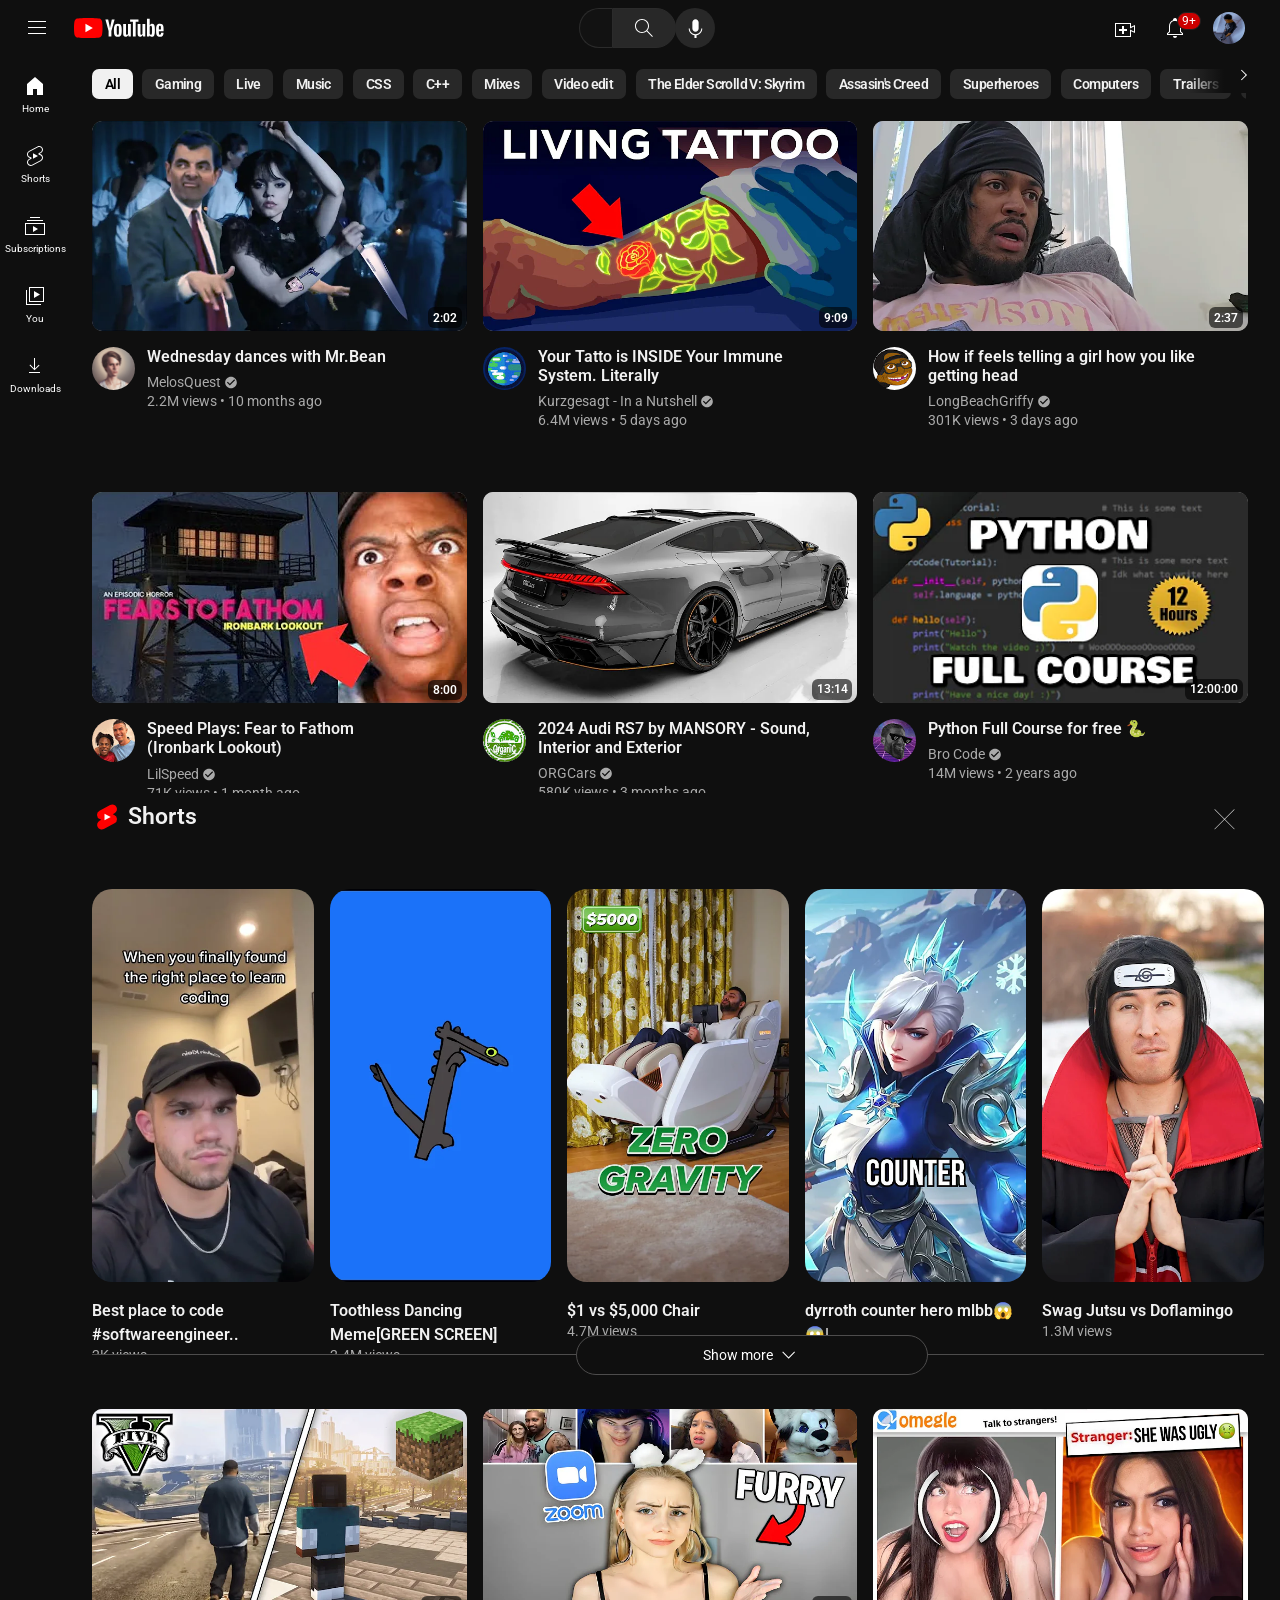
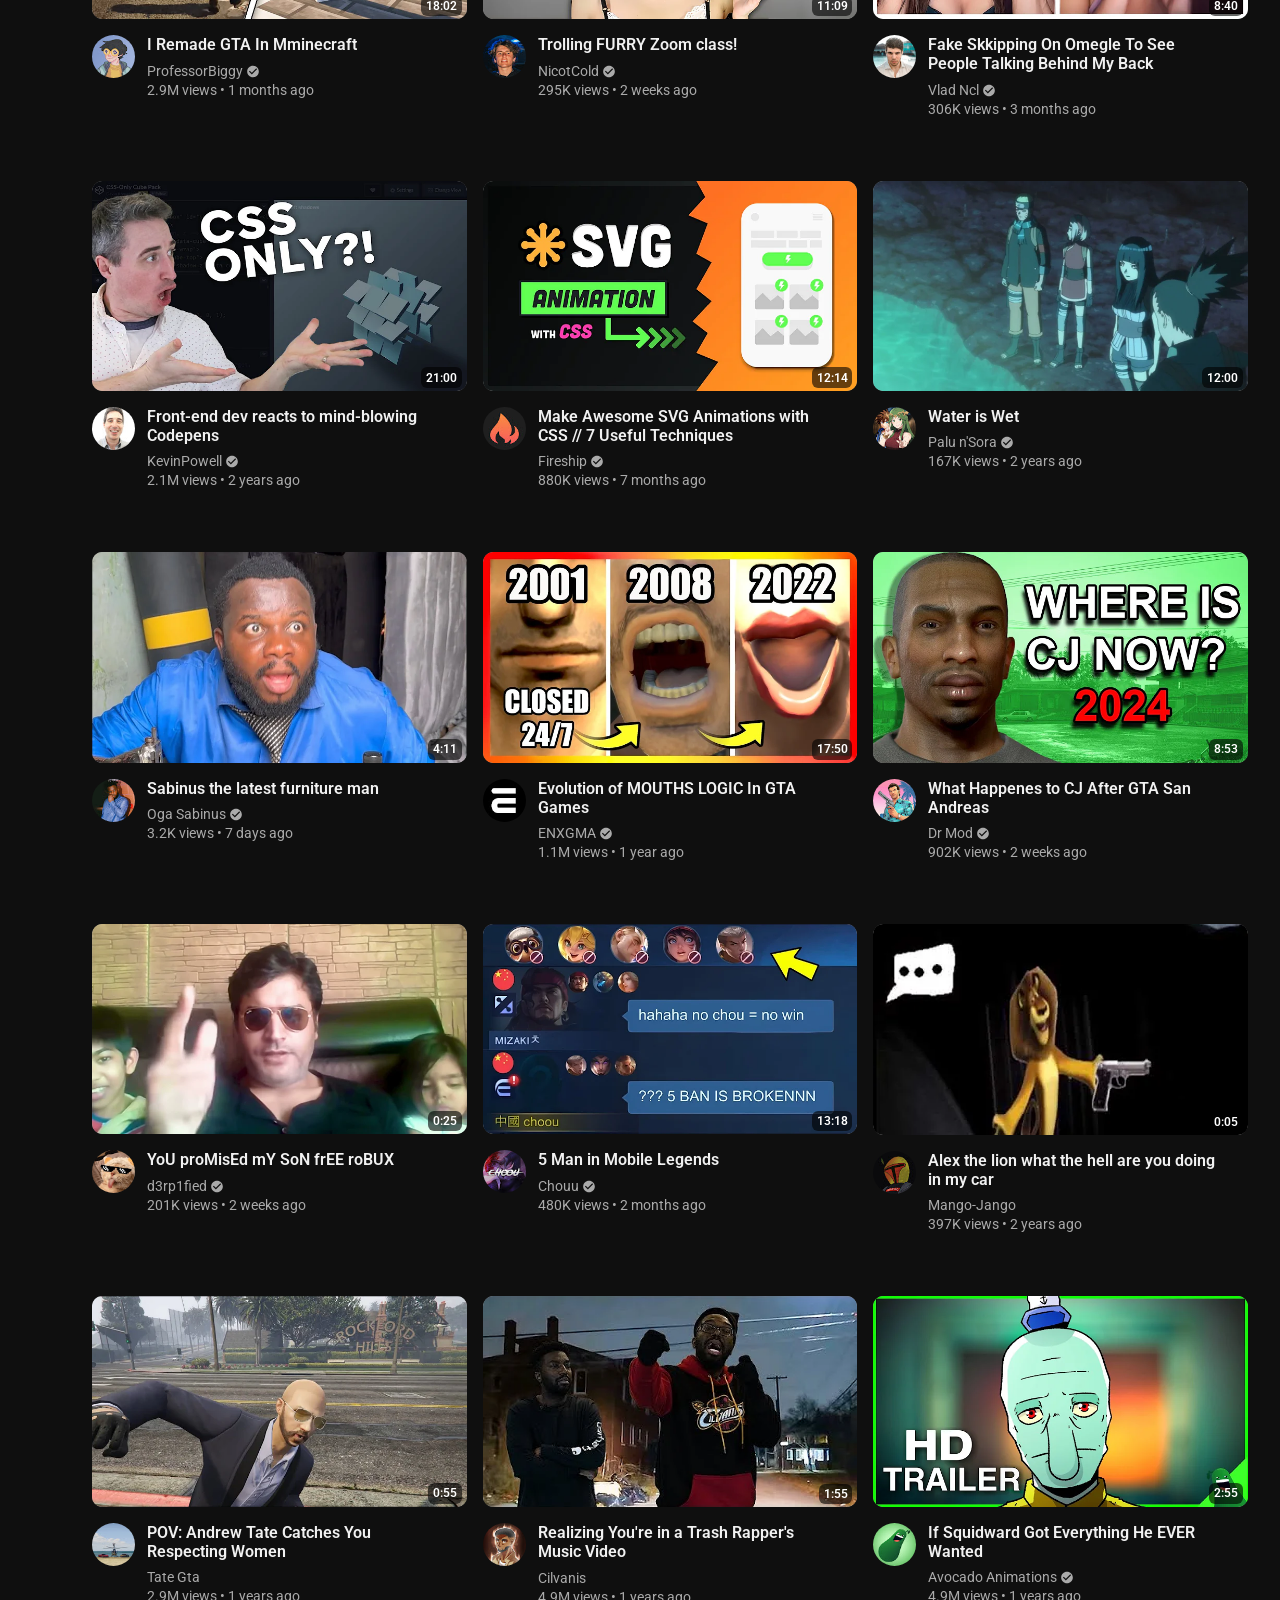
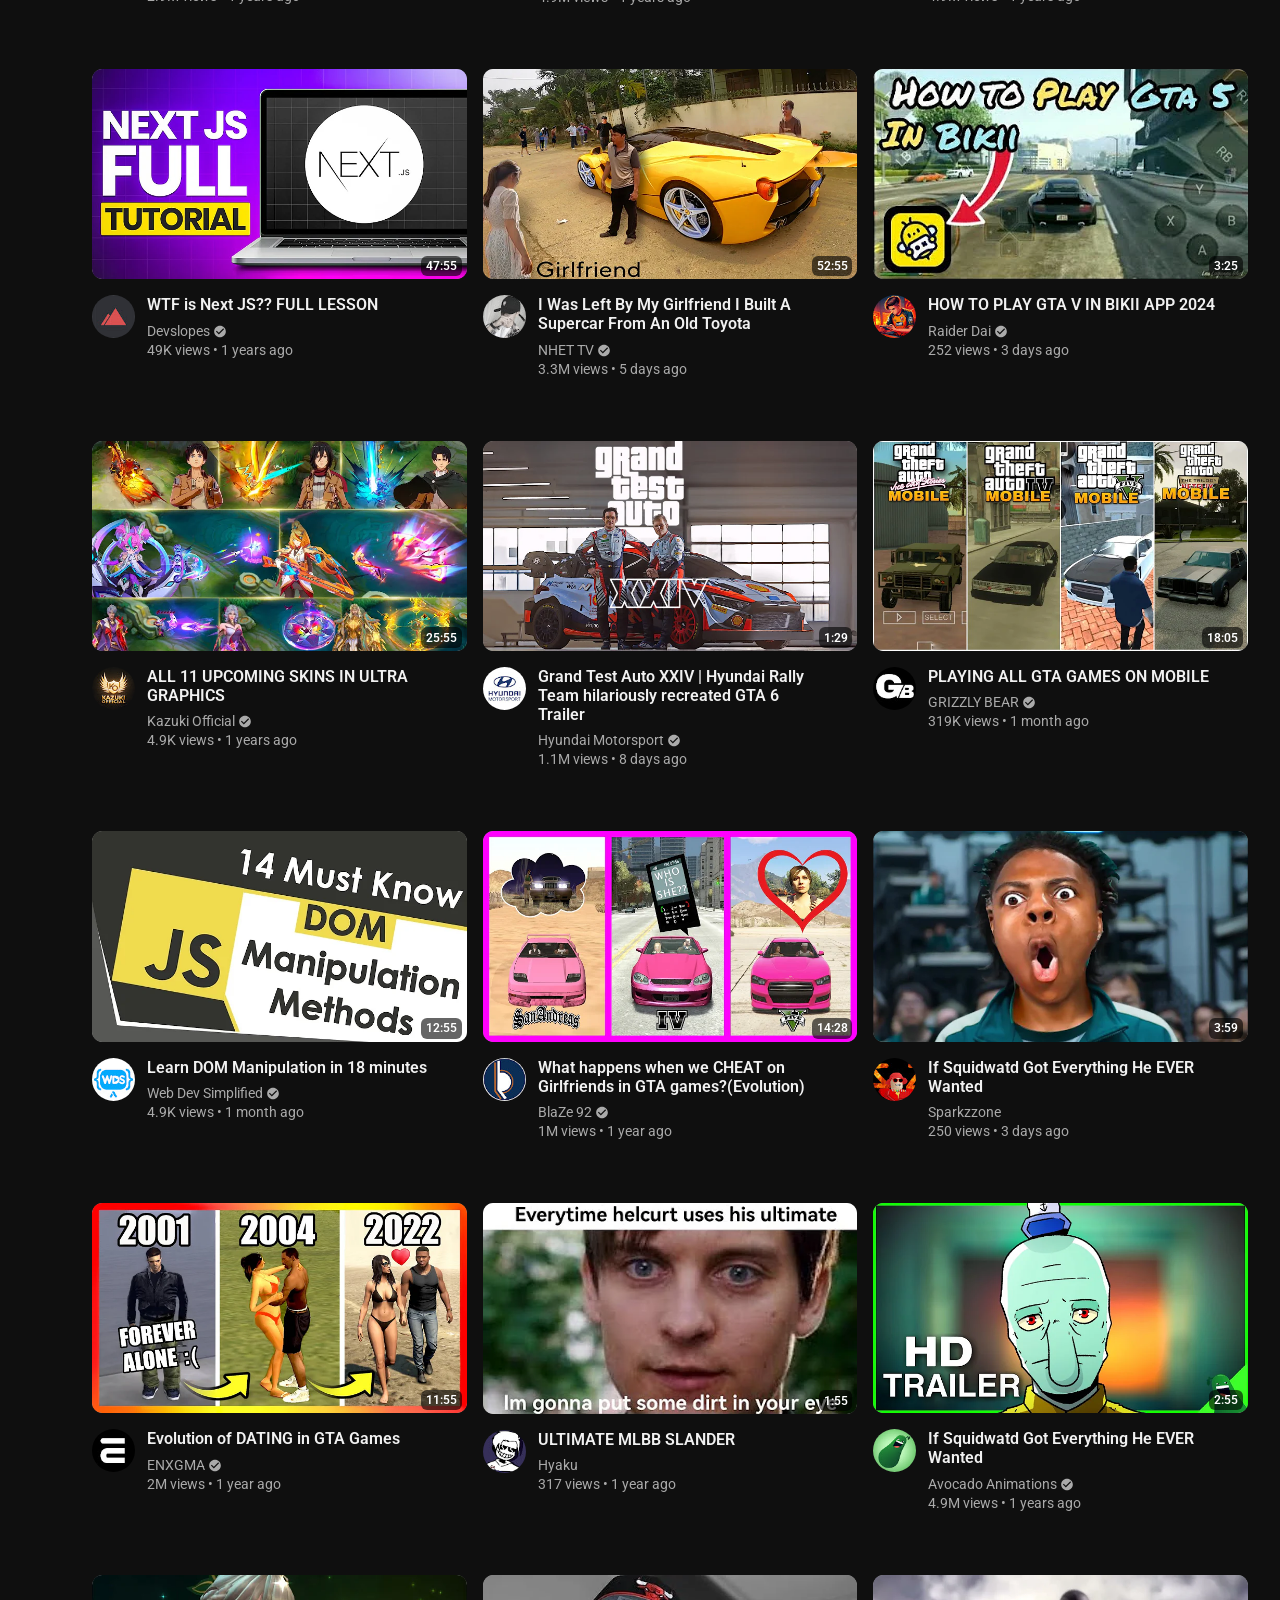
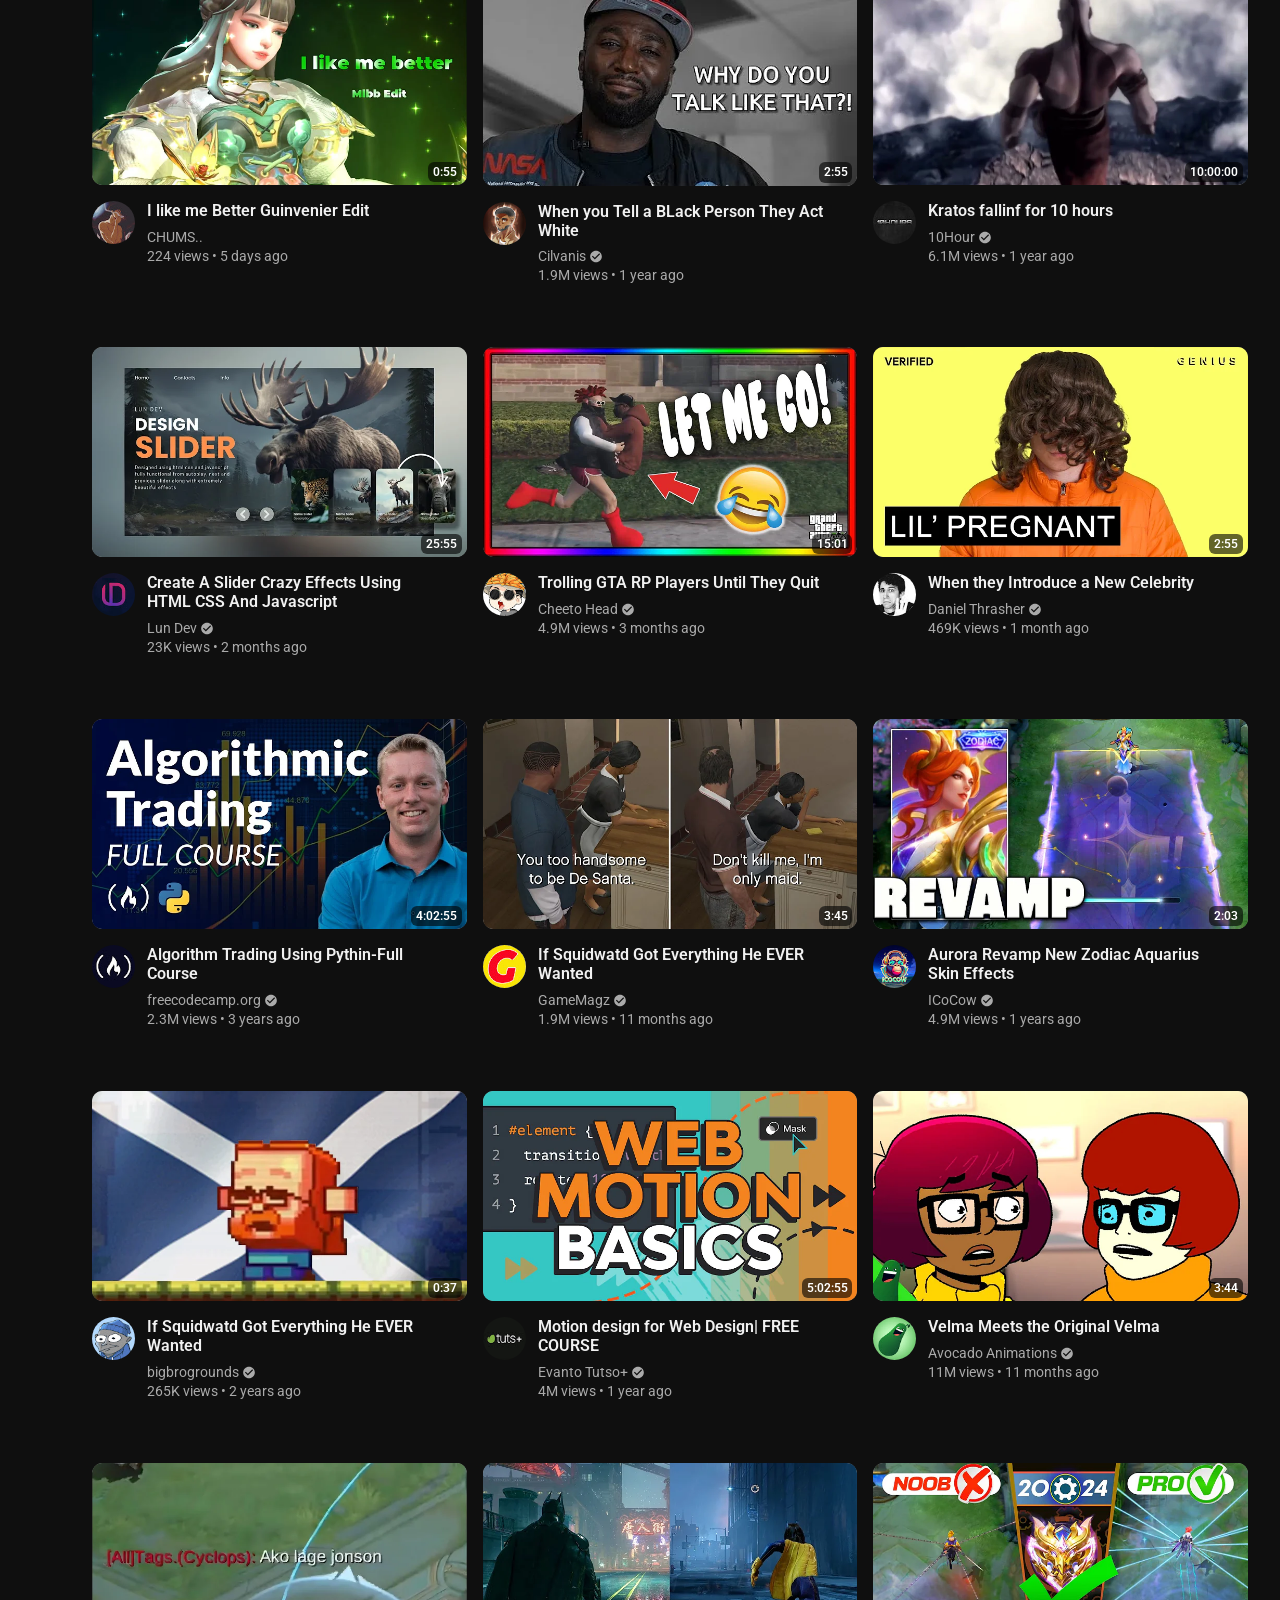
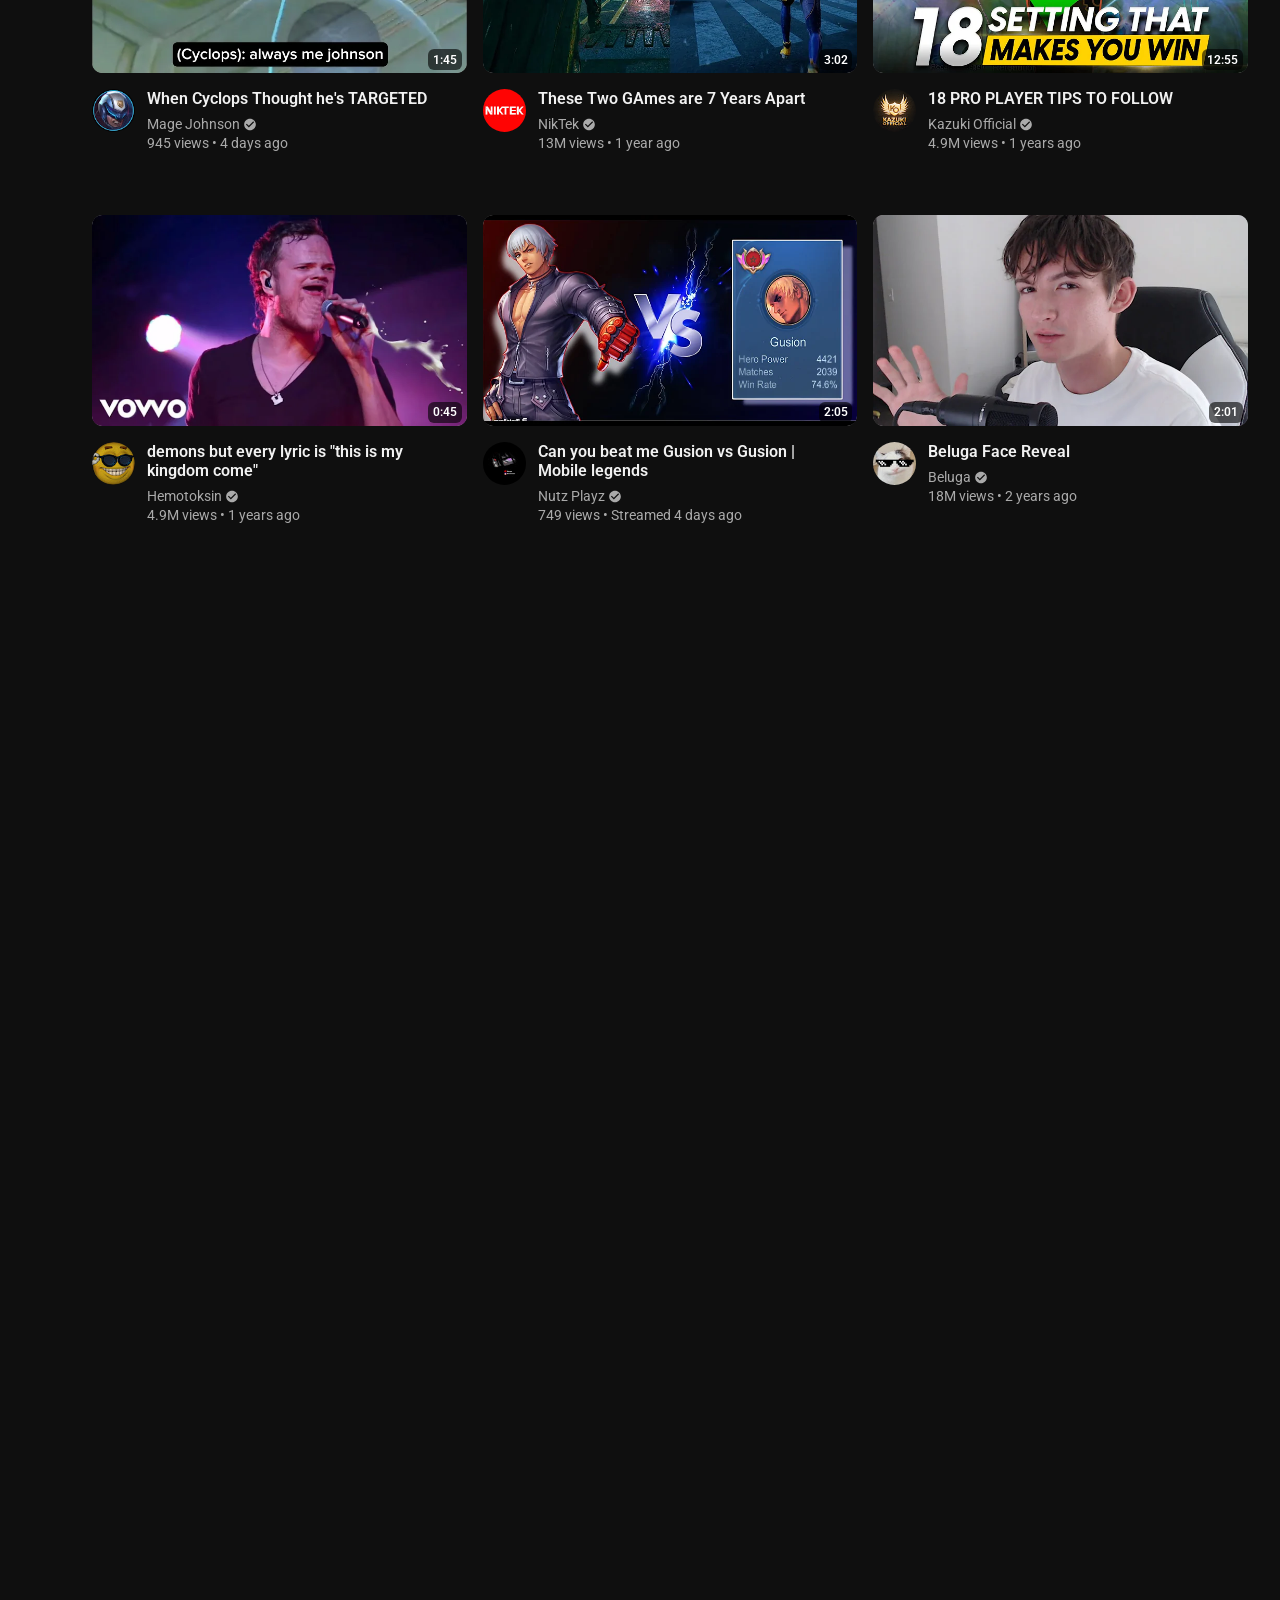
<file: index.html>
<!DOCTYPE html>
<html lang="en">

<head>
    <meta charset="UTF-8">
    <link rel="shortcut icon" type="x-con" href="images/favicon.ico">
    <meta name="viewport" content="width=device-width, initial-scale=1.0">
    <title>YouTube</title>
    <link rel="stylesheet" href="SCSS/main.css">
    <link rel="stylesheet" href="https://cdnjs.cloudflare.com/ajax/libs/font-awesome/6.5.1/css/all.min.css"integrity="sha512-DTOQO9RWCH3ppGqcWaEA1BIZOC6xxalwEsw9c2QQeAIftl+Vegovlnee1c9QX4TctnWMn13TZye+giMm8e2LwA=="crossorigin="anonymous" referrerpolicy="no-referrer" />
</head>

<body>
    <div class="linee"></div>
    <main class="sticky">
        <nav>
            <div class="left">
                <div class="menu-bars" onclick="change();">
                    <svg xmlns="http://www.w3.org/2000/svg" height="24" viewBox="0 0 24 24" width="24" focusable="false"
                        style="pointer-events: none; display: block; width: 30px; ">
                        <path d="M21 6H3V5h18v1zm0 5H3v1h18v-1zm0 6H3v1h18v-1z"></path>
                    </svg>
                </div>
                <div class="logo" title="YouTube Home">
                    <svg xmlns="http://www.w3.org/2000/svg" class="external-icon" viewBox="0 0 90 20" focusable="false"
                        style="pointer-events: none; display: block; width: 90px; cursor: pointer;">
                        <svg viewBox="0 0 90 20" preserveAspectRatio="xMidYMid meet" xmlns="http://www.w3.org/2000/svg">
                            <g>
                                <path
                                    d="M27.9727 3.12324C27.6435 1.89323 26.6768 0.926623 25.4468 0.597366C23.2197 2.24288e-07 14.285 0 14.285 0C14.285 0 5.35042 2.24288e-07 3.12323 0.597366C1.89323 0.926623 0.926623 1.89323 0.597366 3.12324C2.24288e-07 5.35042 0 10 0 10C0 10 2.24288e-07 14.6496 0.597366 16.8768C0.926623 18.1068 1.89323 19.0734 3.12323 19.4026C5.35042 20 14.285 20 14.285 20C14.285 20 23.2197 20 25.4468 19.4026C26.6768 19.0734 27.6435 18.1068 27.9727 16.8768C28.5701 14.6496 28.5701 10 28.5701 10C28.5701 10 28.5677 5.35042 27.9727 3.12324Z"
                                    fill="#FF0000"></path>
                                <path d="M11.4253 14.2854L18.8477 10.0004L11.4253 5.71533V14.2854Z" fill="white"></path>
                            </g>
                            <g>
                                <g>
                                    <path
                                        d="M34.6024 13.0036L31.3945 1.41846H34.1932L35.3174 6.6701C35.6043 7.96361 35.8136 9.06662 35.95 9.97913H36.0323C36.1264 9.32532 36.3381 8.22937 36.665 6.68892L37.8291 1.41846H40.6278L37.3799 13.0036V18.561H34.6001V13.0036H34.6024Z">
                                    </path>
                                    <path
                                        d="M41.4697 18.1937C40.9053 17.8127 40.5031 17.22 40.2632 16.4157C40.0257 15.6114 39.9058 14.5437 39.9058 13.2078V11.3898C39.9058 10.0422 40.0422 8.95805 40.315 8.14196C40.5878 7.32588 41.0135 6.72851 41.592 6.35457C42.1706 5.98063 42.9302 5.79248 43.871 5.79248C44.7976 5.79248 45.5384 5.98298 46.0981 6.36398C46.6555 6.74497 47.0647 7.34234 47.3234 8.15137C47.5821 8.96275 47.7115 10.0422 47.7115 11.3898V13.2078C47.7115 14.5437 47.5845 15.6161 47.3329 16.4251C47.0812 17.2365 46.672 17.8292 46.1075 18.2031C45.5431 18.5771 44.7764 18.7652 43.8098 18.7652C42.8126 18.7675 42.0342 18.5747 41.4697 18.1937ZM44.6353 16.2323C44.7905 15.8231 44.8705 15.1575 44.8705 14.2309V10.3292C44.8705 9.43077 44.7929 8.77225 44.6353 8.35833C44.4777 7.94206 44.2026 7.7351 43.8074 7.7351C43.4265 7.7351 43.156 7.94206 43.0008 8.35833C42.8432 8.77461 42.7656 9.43077 42.7656 10.3292V14.2309C42.7656 15.1575 42.8408 15.8254 42.9914 16.2323C43.1419 16.6415 43.4123 16.8461 43.8074 16.8461C44.2026 16.8461 44.4777 16.6415 44.6353 16.2323Z">
                                    </path>
                                    <path
                                        d="M56.8154 18.5634H54.6094L54.3648 17.03H54.3037C53.7039 18.1871 52.8055 18.7656 51.6061 18.7656C50.7759 18.7656 50.1621 18.4928 49.767 17.9496C49.3719 17.4039 49.1743 16.5526 49.1743 15.3955V6.03751H51.9942V15.2308C51.9942 15.7906 52.0553 16.188 52.1776 16.4256C52.2999 16.6631 52.5045 16.783 52.7914 16.783C53.036 16.783 53.2712 16.7078 53.497 16.5573C53.7228 16.4067 53.8874 16.2162 53.9979 15.9858V6.03516H56.8154V18.5634Z">
                                    </path>
                                    <path
                                        d="M64.4755 3.68758H61.6768V18.5629H58.9181V3.68758H56.1194V1.42041H64.4755V3.68758Z">
                                    </path>
                                    <path
                                        d="M71.2768 18.5634H69.0708L68.8262 17.03H68.7651C68.1654 18.1871 67.267 18.7656 66.0675 18.7656C65.2373 18.7656 64.6235 18.4928 64.2284 17.9496C63.8333 17.4039 63.6357 16.5526 63.6357 15.3955V6.03751H66.4556V15.2308C66.4556 15.7906 66.5167 16.188 66.639 16.4256C66.7613 16.6631 66.9659 16.783 67.2529 16.783C67.4974 16.783 67.7326 16.7078 67.9584 16.5573C68.1842 16.4067 68.3488 16.2162 68.4593 15.9858V6.03516H71.2768V18.5634Z">
                                    </path>
                                    <path
                                        d="M80.609 8.0387C80.4373 7.24849 80.1621 6.67699 79.7812 6.32186C79.4002 5.96674 78.8757 5.79035 78.2078 5.79035C77.6904 5.79035 77.2059 5.93616 76.7567 6.23014C76.3075 6.52412 75.9594 6.90747 75.7148 7.38489H75.6937V0.785645H72.9773V18.5608H75.3056L75.5925 17.3755H75.6537C75.8724 17.7988 76.1993 18.1304 76.6344 18.3774C77.0695 18.622 77.554 18.7443 78.0855 18.7443C79.038 18.7443 79.7412 18.3045 80.1904 17.4272C80.6396 16.5476 80.8653 15.1765 80.8653 13.3092V11.3266C80.8653 9.92722 80.7783 8.82892 80.609 8.0387ZM78.0243 13.1492C78.0243 14.0617 77.9867 14.7767 77.9114 15.2941C77.8362 15.8115 77.7115 16.1808 77.5328 16.3971C77.3564 16.6158 77.1165 16.724 76.8178 16.724C76.585 16.724 76.371 16.6699 76.1734 16.5594C75.9759 16.4512 75.816 16.2866 75.6937 16.0702V8.96062C75.7877 8.6196 75.9524 8.34209 76.1852 8.12337C76.4157 7.90465 76.6697 7.79646 76.9401 7.79646C77.2271 7.79646 77.4481 7.90935 77.6034 8.13278C77.7609 8.35855 77.8691 8.73485 77.9303 9.26636C77.9914 9.79787 78.022 10.5528 78.022 11.5335V13.1492H78.0243Z">
                                    </path>
                                    <path
                                        d="M84.8657 13.8712C84.8657 14.6755 84.8892 15.2776 84.9363 15.6798C84.9833 16.0819 85.0821 16.3736 85.2326 16.5594C85.3831 16.7428 85.6136 16.8345 85.9264 16.8345C86.3474 16.8345 86.639 16.6699 86.7942 16.343C86.9518 16.0161 87.0365 15.4705 87.0506 14.7085L89.4824 14.8519C89.4965 14.9601 89.5035 15.1106 89.5035 15.3011C89.5035 16.4582 89.186 17.3237 88.5534 17.8952C87.9208 18.4667 87.0247 18.7536 85.8676 18.7536C84.4777 18.7536 83.504 18.3185 82.9466 17.446C82.3869 16.5735 82.1094 15.2259 82.1094 13.4008V11.2136C82.1094 9.33452 82.3987 7.96105 82.9772 7.09558C83.5558 6.2301 84.5459 5.79736 85.9499 5.79736C86.9165 5.79736 87.6597 5.97375 88.1771 6.32888C88.6945 6.684 89.059 7.23433 89.2707 7.98457C89.4824 8.7348 89.5882 9.76961 89.5882 11.0913V13.2362H84.8657V13.8712ZM85.2232 7.96811C85.0797 8.14449 84.9857 8.43377 84.9363 8.83593C84.8892 9.2381 84.8657 9.84722 84.8657 10.6657V11.5641H86.9283V10.6657C86.9283 9.86133 86.9001 9.25221 86.846 8.83593C86.7919 8.41966 86.6931 8.12803 86.5496 7.95635C86.4062 7.78702 86.1851 7.7 85.8864 7.7C85.5854 7.70235 85.3643 7.79172 85.2232 7.96811Z">
                                    </path>
                                </g>
                            </g>
                        </svg>
                    </svg>
                </div>
            </div>
            <div class="middle">
                <div class="search-container">
                    <button class="x-button x-button-two" onclick="erase();">&times;</button>
                    <input class="search-input" type="text" placeholder="Search" onkeyup="check();">
                    <div class="pop-svg">
                        <svg xmlns="http://www.w3.org/2000/svg" enable-background="new 0 0 24 24" height="24"
                            viewBox="0 0 24 24" width="24" focusable="false"
                            style="pointer-events: none; display: block; width: 20px; ">
                            <path
                                d="m20.87 20.17-5.59-5.59C16.35 13.35 17 11.75 17 10c0-3.87-3.13-7-7-7s-7 3.13-7 7 3.13 7 7 7c1.75 0 3.35-.65 4.58-1.71l5.59 5.59.7-.71zM10 16c-3.31 0-6-2.69-6-6s2.69-6 6-6 6 2.69 6 6-2.69 6-6 6z">
                            </path>
                        </svg>
                    </div>

                    <div class="search-icon">
                        <svg xmlns="http://www.w3.org/2000/svg" enable-background="new 0 0 24 24" height="24"
                            viewBox="0 0 24 24" width="24" focusable="false"
                            style="pointer-events: none; display: block; width: 30px; ">
                            <path
                                d="m20.87 20.17-5.59-5.59C16.35 13.35 17 11.75 17 10c0-3.87-3.13-7-7-7s-7 3.13-7 7 3.13 7 7 7c1.75 0 3.35-.65 4.58-1.71l5.59 5.59.7-.71zM10 16c-3.31 0-6-2.69-6-6s2.69-6 6-6 6 2.69 6 6-2.69 6-6 6z">
                            </path>
                        </svg>
                        <span>Search</span>
                    </div>
                </div>
                <div class="mic">
                    <svg xmlns="http://www.w3.org/2000/svg" viewBox="0 0 24 24" focusable="false"
                        style="pointer-events: none; display: block; width: 25px; ">
                        <path
                            d="M12 3c-1.66 0-3 1.37-3 3.07v5.86c0 1.7 1.34 3.07 3 3.07s3-1.37 3-3.07V6.07C15 4.37 13.66 3 12 3zm6.5 9h-1c0 3.03-2.47 5.5-5.5 5.5S6.5 15.03 6.5 12h-1c0 3.24 2.39 5.93 5.5 6.41V21h2v-2.59c3.11-.48 5.5-3.17 5.5-6.41z">
                        </path>
                    </svg>
                    <span>Search with your voice</span>
                </div>
            </div>
            <div class="right">
                <a class="right" href="#0">
                    <div class="camera" onclick="fillChange();">
                        <svg class="camera-svg" xmlns="http://www.w3.org/2000/svg" height="24"
                            style="pointer-events: none;  width: 30px; " viewBox="0 0 24 24" width="24"
                            focusable="false">
                            <path
                                d="M14 13h-3v3H9v-3H6v-2h3V8h2v3h3v2zm3-7H3v12h14v-6.39l4 1.83V8.56l-4 1.83V6m1-1v3.83L22 7v8l-4-1.83V19H2V5h16z">
                            </path>
                        </svg>
                        <div onclick="fillChange();" class="camera-two" style="  position: relative; margin-top: -1px;

                         fill: blue;"><svg xmlns="http://www.w3.org/2000/svg" viewBox="0 0 24 24" focusable="false"
                                style="pointer-events: none; display: block; width: 24px; transform: translateY(1px) translateX(1px);">
                                <path d="M18,8.83V5H2v14h16v-5.83L22,15V7L18,8.83z M14,13h-3v3H9v-3H6v-2h3V8h2v3h3V13z">
                                </path>
                            </svg>
                        </div>
                        <!-- TEMPORARY CAMERA STYLES -->
                        <div class="upload">
                            <div class="fs">
                                <div class="video-icon"><svg xmlns="http://www.w3.org/2000/svg"
                                        enable-background="new 0 0 24 24" height="24" viewBox="0 0 24 24" width="24"
                                        focusable="false"
                                        style="pointer-events: none; display: block; width: 100%; height: 100%;">
                                        <path d="m10 8 6 4-6 4V8zm11-5v18H3V3h18zm-1 1H4v16h16V4z"></path>
                                    </svg></div>
                                <p>Upload video</p>
                            </div>
                            <div class="fs">
                                <div class="video-icon"><svg xmlns="http://www.w3.org/2000/svg"
                                        enable-background="new 0 0 24 24" height="24" viewBox="0 0 24 24" width="24"
                                        focusable="false"
                                        style="pointer-events: none; display: block; width: 100%; height: 100%;">
                                        <g>
                                            <path
                                                d="M14 12c0 1.1-.9 2-2 2s-2-.9-2-2 .9-2 2-2 2 .9 2 2zM8.48 8.45l-.71-.7C6.68 8.83 6 10.34 6 12s.68 3.17 1.77 4.25l.71-.71C7.57 14.64 7 13.39 7 12s.57-2.64 1.48-3.55zm7.75-.7-.71.71c.91.9 1.48 2.15 1.48 3.54s-.57 2.64-1.48 3.55l.71.71C17.32 15.17 18 13.66 18 12s-.68-3.17-1.77-4.25zM5.65 5.63l-.7-.71C3.13 6.73 2 9.24 2 12s1.13 5.27 2.95 7.08l.71-.71C4.02 16.74 3 14.49 3 12s1.02-4.74 2.65-6.37zm13.4-.71-.71.71C19.98 7.26 21 9.51 21 12s-1.02 4.74-2.65 6.37l.71.71C20.87 17.27 22 14.76 22 12s-1.13-5.27-2.95-7.08z">
                                            </path>
                                        </g>
                                    </svg></div>
                                <p>Go live</p>
                            </div>
                        </div>
                        <!-- END -->
                        <span>Create</span>
                    </div>
                </a>
                <div class="notifications">
                    <svg xmlns="http://www.w3.org/2000/svg" enable-background="new 0 0 24 24" height="24"
                        viewBox="0 0 24 24" width="24" focusable="false"
                        style="pointer-events: none; display: block; width: 30px;">
                        <path
                            d="M10 20h4c0 1.1-.9 2-2 2s-2-.9-2-2zm10-2.65V19H4v-1.65l2-1.88v-5.15C6 7.4 7.56 5.1 10 4.34v-.38c0-1.42 1.49-2.5 2.99-1.76.65.32 1.01 1.03 1.01 1.76v.39c2.44.75 4 3.06 4 5.98v5.15l2 1.87zm-1 .42-2-1.88v-5.47c0-2.47-1.19-4.36-3.13-5.1-1.26-.53-2.64-.5-3.84.03C8.15 6.11 7 7.99 7 10.42v5.47l-2 1.88V18h14v-.23z">
                        </path>
                    </svg>
                    <p>9+</p>
                    <span>Notifications</span>
                </div>
                <div class="user">
                    <img src="images/me.jpg" alt="">
                </div>
                </a>
            </div>
        </nav>
        <aside class="aside-two">
            <nav class="second-nav">
                <div class="left">
                    <div class="menu-bars" onclick="change()">
                        <svg xmlns="http://www.w3.org/2000/svg" height="24" viewBox="0 0 24 24" width="24"
                            focusable="false" style="pointer-events: none; display: block; width: 30px; ">
                            <path d="M21 6H3V5h18v1zm0 5H3v1h18v-1zm0 6H3v1h18v-1z"></path>
                        </svg>
                    </div>
                    <div class="logo" title="YouTube Home">
                        <svg xmlns="http://www.w3.org/2000/svg" class="external-icon" viewBox="0 0 90 20"
                            focusable="false"
                            style="pointer-events: none; display: block; width: 90px; cursor: pointer;">
                            <svg viewBox="0 0 90 20" preserveAspectRatio="xMidYMid meet"
                                xmlns="http://www.w3.org/2000/svg">
                                <g>
                                    <path
                                        d="M27.9727 3.12324C27.6435 1.89323 26.6768 0.926623 25.4468 0.597366C23.2197 2.24288e-07 14.285 0 14.285 0C14.285 0 5.35042 2.24288e-07 3.12323 0.597366C1.89323 0.926623 0.926623 1.89323 0.597366 3.12324C2.24288e-07 5.35042 0 10 0 10C0 10 2.24288e-07 14.6496 0.597366 16.8768C0.926623 18.1068 1.89323 19.0734 3.12323 19.4026C5.35042 20 14.285 20 14.285 20C14.285 20 23.2197 20 25.4468 19.4026C26.6768 19.0734 27.6435 18.1068 27.9727 16.8768C28.5701 14.6496 28.5701 10 28.5701 10C28.5701 10 28.5677 5.35042 27.9727 3.12324Z"
                                        fill="#FF0000"></path>
                                    <path d="M11.4253 14.2854L18.8477 10.0004L11.4253 5.71533V14.2854Z" fill="white">
                                    </path>
                                </g>
                                <g>
                                    <g>
                                        <path
                                            d="M34.6024 13.0036L31.3945 1.41846H34.1932L35.3174 6.6701C35.6043 7.96361 35.8136 9.06662 35.95 9.97913H36.0323C36.1264 9.32532 36.3381 8.22937 36.665 6.68892L37.8291 1.41846H40.6278L37.3799 13.0036V18.561H34.6001V13.0036H34.6024Z">
                                        </path>
                                        <path
                                            d="M41.4697 18.1937C40.9053 17.8127 40.5031 17.22 40.2632 16.4157C40.0257 15.6114 39.9058 14.5437 39.9058 13.2078V11.3898C39.9058 10.0422 40.0422 8.95805 40.315 8.14196C40.5878 7.32588 41.0135 6.72851 41.592 6.35457C42.1706 5.98063 42.9302 5.79248 43.871 5.79248C44.7976 5.79248 45.5384 5.98298 46.0981 6.36398C46.6555 6.74497 47.0647 7.34234 47.3234 8.15137C47.5821 8.96275 47.7115 10.0422 47.7115 11.3898V13.2078C47.7115 14.5437 47.5845 15.6161 47.3329 16.4251C47.0812 17.2365 46.672 17.8292 46.1075 18.2031C45.5431 18.5771 44.7764 18.7652 43.8098 18.7652C42.8126 18.7675 42.0342 18.5747 41.4697 18.1937ZM44.6353 16.2323C44.7905 15.8231 44.8705 15.1575 44.8705 14.2309V10.3292C44.8705 9.43077 44.7929 8.77225 44.6353 8.35833C44.4777 7.94206 44.2026 7.7351 43.8074 7.7351C43.4265 7.7351 43.156 7.94206 43.0008 8.35833C42.8432 8.77461 42.7656 9.43077 42.7656 10.3292V14.2309C42.7656 15.1575 42.8408 15.8254 42.9914 16.2323C43.1419 16.6415 43.4123 16.8461 43.8074 16.8461C44.2026 16.8461 44.4777 16.6415 44.6353 16.2323Z">
                                        </path>
                                        <path
                                            d="M56.8154 18.5634H54.6094L54.3648 17.03H54.3037C53.7039 18.1871 52.8055 18.7656 51.6061 18.7656C50.7759 18.7656 50.1621 18.4928 49.767 17.9496C49.3719 17.4039 49.1743 16.5526 49.1743 15.3955V6.03751H51.9942V15.2308C51.9942 15.7906 52.0553 16.188 52.1776 16.4256C52.2999 16.6631 52.5045 16.783 52.7914 16.783C53.036 16.783 53.2712 16.7078 53.497 16.5573C53.7228 16.4067 53.8874 16.2162 53.9979 15.9858V6.03516H56.8154V18.5634Z">
                                        </path>
                                        <path
                                            d="M64.4755 3.68758H61.6768V18.5629H58.9181V3.68758H56.1194V1.42041H64.4755V3.68758Z">
                                        </path>
                                        <path
                                            d="M71.2768 18.5634H69.0708L68.8262 17.03H68.7651C68.1654 18.1871 67.267 18.7656 66.0675 18.7656C65.2373 18.7656 64.6235 18.4928 64.2284 17.9496C63.8333 17.4039 63.6357 16.5526 63.6357 15.3955V6.03751H66.4556V15.2308C66.4556 15.7906 66.5167 16.188 66.639 16.4256C66.7613 16.6631 66.9659 16.783 67.2529 16.783C67.4974 16.783 67.7326 16.7078 67.9584 16.5573C68.1842 16.4067 68.3488 16.2162 68.4593 15.9858V6.03516H71.2768V18.5634Z">
                                        </path>
                                        <path
                                            d="M80.609 8.0387C80.4373 7.24849 80.1621 6.67699 79.7812 6.32186C79.4002 5.96674 78.8757 5.79035 78.2078 5.79035C77.6904 5.79035 77.2059 5.93616 76.7567 6.23014C76.3075 6.52412 75.9594 6.90747 75.7148 7.38489H75.6937V0.785645H72.9773V18.5608H75.3056L75.5925 17.3755H75.6537C75.8724 17.7988 76.1993 18.1304 76.6344 18.3774C77.0695 18.622 77.554 18.7443 78.0855 18.7443C79.038 18.7443 79.7412 18.3045 80.1904 17.4272C80.6396 16.5476 80.8653 15.1765 80.8653 13.3092V11.3266C80.8653 9.92722 80.7783 8.82892 80.609 8.0387ZM78.0243 13.1492C78.0243 14.0617 77.9867 14.7767 77.9114 15.2941C77.8362 15.8115 77.7115 16.1808 77.5328 16.3971C77.3564 16.6158 77.1165 16.724 76.8178 16.724C76.585 16.724 76.371 16.6699 76.1734 16.5594C75.9759 16.4512 75.816 16.2866 75.6937 16.0702V8.96062C75.7877 8.6196 75.9524 8.34209 76.1852 8.12337C76.4157 7.90465 76.6697 7.79646 76.9401 7.79646C77.2271 7.79646 77.4481 7.90935 77.6034 8.13278C77.7609 8.35855 77.8691 8.73485 77.9303 9.26636C77.9914 9.79787 78.022 10.5528 78.022 11.5335V13.1492H78.0243Z">
                                        </path>
                                        <path
                                            d="M84.8657 13.8712C84.8657 14.6755 84.8892 15.2776 84.9363 15.6798C84.9833 16.0819 85.0821 16.3736 85.2326 16.5594C85.3831 16.7428 85.6136 16.8345 85.9264 16.8345C86.3474 16.8345 86.639 16.6699 86.7942 16.343C86.9518 16.0161 87.0365 15.4705 87.0506 14.7085L89.4824 14.8519C89.4965 14.9601 89.5035 15.1106 89.5035 15.3011C89.5035 16.4582 89.186 17.3237 88.5534 17.8952C87.9208 18.4667 87.0247 18.7536 85.8676 18.7536C84.4777 18.7536 83.504 18.3185 82.9466 17.446C82.3869 16.5735 82.1094 15.2259 82.1094 13.4008V11.2136C82.1094 9.33452 82.3987 7.96105 82.9772 7.09558C83.5558 6.2301 84.5459 5.79736 85.9499 5.79736C86.9165 5.79736 87.6597 5.97375 88.1771 6.32888C88.6945 6.684 89.059 7.23433 89.2707 7.98457C89.4824 8.7348 89.5882 9.76961 89.5882 11.0913V13.2362H84.8657V13.8712ZM85.2232 7.96811C85.0797 8.14449 84.9857 8.43377 84.9363 8.83593C84.8892 9.2381 84.8657 9.84722 84.8657 10.6657V11.5641H86.9283V10.6657C86.9283 9.86133 86.9001 9.25221 86.846 8.83593C86.7919 8.41966 86.6931 8.12803 86.5496 7.95635C86.4062 7.78702 86.1851 7.7 85.8864 7.7C85.5854 7.70235 85.3643 7.79172 85.2232 7.96811Z">
                                        </path>
                                    </g>
                                </g>
                            </svg>
                        </svg>
                    </div>
                </div>
            </nav>


            <section class="sidebar">
                <div class="list">
                    <div class="items  active" title="Home">
                        <svg xmlns="http://www.w3.org/2000/svg" enable-background="new 0 0 24 24" height="24"
                            viewBox="0 0 24 24" width="24" focusable="false" style="width: 25px;">
                            <g>
                                <path d="M4 21V10.08l8-6.96 8 6.96V21h-6v-6h-4v6H4z"></path>
                            </g>
                        </svg>
                        <p class="act">Home</p>
                    </div>
                    <div class="items" title="Shorts">
                        <svg xmlns="http://www.w3.org/2000/svg" viewBox="0 0 24 24" fill="transparent" stroke="white"
                            focusable="false" style="pointer-events: none; display: block; width: 24px; height: 100%;">
                            <path
                                d="m17.77 10.32-1.2-.5L18 9.06c1.84-.96 2.53-3.23 1.56-5.06s-3.24-2.53-5.07-1.56L6 6.94c-1.29.68-2.07 2.04-2 3.49.07 1.42.93 2.67 2.22 3.25.03.01 1.2.5 1.2.5L6 14.93c-1.83.97-2.53 3.24-1.56 5.07.97 1.83 3.24 2.53 5.07 1.56l8.5-4.5c1.29-.68 2.06-2.04 1.99-3.49-.07-1.42-.94-2.68-2.23-3.25zM10 14.65v-5.3L15 12l-5 2.65z">
                            </path>
                        </svg>
                        <p>Shorts</p>
                    </div>
                    <div class="items" title="Subscriptions">
                        <svg xmlns="http://www.w3.org/2000/svg" enable-background="new 0 0 24 24" height="24"
                            viewBox="0 0 24 24" width="24" focusable="false" style="width: 25px;">
                            <path d="M10 18v-6l5 3-5 3zm7-15H7v1h10V3zm3 3H4v1h16V6zm2 3H2v12h20V9zM3 10h18v10H3V10z">
                            </path>
                        </svg>
                        <p>Subscriptions</p>
                    </div>
                    <div class="line"></div>

                    <div class="items" title="You">
                        <h6 class="headerr">You</h6>
                        <svg xmlns="http://www.w3.org/2000/svg" height="16" viewBox="0 0 16 16" width="16"
                            focusable="false" style="height: 16px;  margin-left: -.6rem;">
                            <path d="M4.97 12.65 9.62 8 4.97 3.35l.71-.71L11.03 8l-5.35 5.35-.71-.7z"></path>
                        </svg>
                    </div>
                    <div class="items" title="Your channel">
                        <svg xmlns="http://www.w3.org/2000/svg" viewBox="0 0 24 24" focusable="false"
                            style="width: 25px;">
                            <path
                                d="M3,3v18h18V3H3z M4.99,20c0.39-2.62,2.38-5.1,7.01-5.1s6.62,2.48,7.01,5.1H4.99z M9,10c0-1.65,1.35-3,3-3s3,1.35,3,3 c0,1.65-1.35,3-3,3S9,11.65,9,10z M12.72,13.93C14.58,13.59,16,11.96,16,10c0-2.21-1.79-4-4-4c-2.21,0-4,1.79-4,4 c0,1.96,1.42,3.59,3.28,3.93c-4.42,0.25-6.84,2.8-7.28,6V4h16v15.93C19.56,16.73,17.14,14.18,12.72,13.93z">
                            </path>
                        </svg>
                        <p>Your channel</p>
                    </div>
                    <div class="items" title="History">
                        <svg xmlns="http://www.w3.org/2000/svg" height="24" viewBox="0 0 24 24" width="24"
                            focusable="false" style="width: 25px;">
                            <g>
                                <path
                                    d="M14.97 16.95 10 13.87V7h2v5.76l4.03 2.49-1.06 1.7zM22 12c0 5.51-4.49 10-10 10S2 17.51 2 12h1c0 4.96 4.04 9 9 9s9-4.04 9-9-4.04-9-9-9C8.81 3 5.92 4.64 4.28 7.38c-.11.18-.22.37-.31.56L3.94 8H8v1H1.96V3h1v4.74c.04-.09.07-.17.11-.25.11-.22.23-.42.35-.63C5.22 3.86 8.51 2 12 2c5.51 0 10 4.49 10 10z">
                                </path>
                            </g>
                        </svg>
                        <p>History</p>
                    </div>
                    <div class="items" title="Your videos">
                        <svg xmlns="http://www.w3.org/2000/svg" enable-background="new 0 0 24 24" height="24"
                            viewBox="0 0 24 24" width="24" focusable="false" style="width: 25px;">
                            <path d="m10 8 6 4-6 4V8zm11-5v18H3V3h18zm-1 1H4v16h16V4z"></path>
                        </svg>
                        <p>Your videos</p>
                    </div>
                    <div class="items" title="watch later">
                        <svg xmlns="http://www.w3.org/2000/svg" height="24" viewBox="0 0 24 24" width="24"
                            focusable="false" style="width: 25px;">
                            <path
                                d="M14.97 16.95 10 13.87V7h2v5.76l4.03 2.49-1.06 1.7zM12 3c-4.96 0-9 4.04-9 9s4.04 9 9 9 9-4.04 9-9-4.04-9-9-9m0-1c5.52 0 10 4.48 10 10s-4.48 10-10 10S2 17.52 2 12 6.48 2 12 2z">
                            </path>
                        </svg>
                        <p>Watch later</p>
                    </div>
                    <div class="items" title="Downloads">
                        <svg xmlns="http://www.w3.org/2000/svg" height="24" viewBox="0 0 24 24" width="24"
                            focusable="false" style="width: 25px;">
                            <path d="M17 18v1H6v-1h11zm-.5-6.6-.7-.7-3.8 3.7V4h-1v10.4l-3.8-3.8-.7.7 5 5 5-4.9z">
                            </path>
                        </svg>
                        <p>Downloads</p>
                    </div>
                    <div class="items" title="Show more">
                        <svg xmlns="http://www.w3.org/2000/svg" height="24" viewBox="0 0 24 24" width="24"
                            focusable="false" style="width: 25px;">
                            <path d="m18 9.28-6.35 6.35-6.37-6.35.72-.71 5.64 5.65 5.65-5.65z"></path>
                        </svg>
                        <p>Show more</p>
                    </div>
                    <div class="line"></div>
                    <div class="items exc">
                        <h6 class="headerr">Explore</h6>
                    </div>
                    <div class="items" title="Trending">
                        <svg xmlns="http://www.w3.org/2000/svg" enable-background="new 0 0 24 24" height="24"
                            viewBox="0 0 24 24" width="24" focusable="false" style="width: 25px;">
                            <path
                                d="M19 3.87v9.77C19 17.7 15.86 21 12 21s-7-3.3-7-7.37v-.13c0-1.06.22-2.13.62-3.09.5-1.19 1.29-2.21 2.27-2.97.85-.66 1.83-1.14 2.87-1.65.39-.19.77-.38 1.15-.58.36-.19.72-.38 1.08-.56v3.22l1.55-1.04L19 3.87M20 2l-6 4V3c-.85.44-1.7.88-2.55 1.33-1.41.74-2.9 1.34-4.17 2.32-1.13.87-2.02 2.05-2.58 3.37-.46 1.09-.7 2.29-.7 3.48v.14C4 18.26 7.58 22 12 22s8-3.74 8-8.36V2zM9.45 12.89 14 10v5.7c0 1.82-1.34 3.3-3 3.3s-3-1.47-3-3.3c0-1.19.58-2.23 1.45-2.81z">
                            </path>
                        </svg>
                        <p>Trending</p>
                    </div>
                    <div class="items" title="Music">
                        <svg xmlns="http://www.w3.org/2000/svg" enable-background="new 0 0 24 24" height="24"
                            viewBox="0 0 24 24" width="24" focusable="false" style="width: 25px;">
                            <path
                                d="M12 4v9.38c-.73-.84-1.8-1.38-3-1.38-2.21 0-4 1.79-4 4s1.79 4 4 4 4-1.79 4-4V8h6V4h-7zM9 19c-1.66 0-3-1.34-3-3s1.34-3 3-3 3 1.34 3 3-1.34 3-3 3zm9-12h-5V5h5v2z">
                            </path>
                        </svg>
                        <p>Music</p>
                    </div>
                    <div class="items" title="Live">

                        <svg xmlns="http://www.w3.org/2000/svg" enable-background="new 0 0 24 24" height="24"
                            viewBox="0 0 24 24" width="24" focusable="false" style="width: 25px;">
                            <g>
                                <path
                                    d="M14 12c0 1.1-.9 2-2 2s-2-.9-2-2 .9-2 2-2 2 .9 2 2zM8.48 8.45l-.71-.7C6.68 8.83 6 10.34 6 12s.68 3.17 1.77 4.25l.71-.71C7.57 14.64 7 13.39 7 12s.57-2.64 1.48-3.55zm7.75-.7-.71.71c.91.9 1.48 2.15 1.48 3.54s-.57 2.64-1.48 3.55l.71.71C17.32 15.17 18 13.66 18 12s-.68-3.17-1.77-4.25zM5.65 5.63l-.7-.71C3.13 6.73 2 9.24 2 12s1.13 5.27 2.95 7.08l.71-.71C4.02 16.74 3 14.49 3 12s1.02-4.74 2.65-6.37zm13.4-.71-.71.71C19.98 7.26 21 9.51 21 12s-1.02 4.74-2.65 6.37l.71.71C20.87 17.27 22 14.76 22 12s-1.13-5.27-2.95-7.08z">
                                </path>
                            </g>
                        </svg>
                        <p>Live</p>
                    </div>
                    <div class="items" title="Gaming">
                        <svg xmlns="http://www.w3.org/2000/svg" enable-background="new 0 0 24 24" height="24"
                            viewBox="0 0 24 24" width="24" focusable="false" style="width: 25px;">
                            <path
                                d="M10 12H8v2H6v-2H4v-2h2V8h2v2h2v2zm7 .5c0-.83-.67-1.5-1.5-1.5s-1.5.67-1.5 1.5.67 1.5 1.5 1.5 1.5-.67 1.5-1.5zm3-3c0-.83-.67-1.5-1.5-1.5S17 8.67 17 9.5s.67 1.5 1.5 1.5 1.5-.67 1.5-1.5zm-3.03-4.35-4.5 2.53-.49.27-.49-.27-4.5-2.53L3 7.39v6.43l8.98 5.04 8.98-5.04V7.39l-3.99-2.24m0-1.15 4.99 2.8v7.6L11.98 20 2 14.4V6.8L6.99 4l4.99 2.8L16.97 4z">
                            </path>
                        </svg>
                        <p>Gaming</p>
                    </div>
                    <div class="items" title="News">
                        <svg xmlns="http://www.w3.org/2000/svg" enable-background="new 0 0 24 24" height="24"
                            viewBox="0 0 24 24" width="24" focusable="false" style="width: 25px;">
                            <path
                                d="M11 11v6H7v-6h4m1-1H6v8h6v-8zM3 3.03V21h14l4-4V3.03M20 4v11.99l-.01.01H16v3.99l-.01.01H4V4h16zm-2 4H6V6h12v2zm0 7h-5v-2h5v2zm0-3h-5v-2h5v2z">
                            </path>
                        </svg>
                        <p>News</p>
                    </div>
                    <div class="items" title="Sports">
                        <svg xmlns="http://www.w3.org/2000/svg" height="24" viewBox="0 0 24 24" width="24"
                            focusable="false" style="width: 25px;">
                            <path
                                d="M18 5V2H6v3H3v6l3.23 1.61c.7 2.5 2.97 4.34 5.69 4.38L8 19v3h8v-3l-3.92-2.01c2.72-.04 4.99-1.88 5.69-4.38L21 11V5h-3zM6 11.38l-2-1V6h2v5.38zM15 21H9v-1.39l3-1.54 3 1.54V21zm2-10c0 2.76-2.24 5-5 5s-5-2.24-5-5V3h10v8zm3-.62-2 1V6h2v4.38z">
                            </path>
                        </svg>
                        <p>Sports</p>
                    </div>
                    <div class="items" title="Learning">
                        <svg xmlns="http://www.w3.org/2000/svg" enable-background="new 0 0 24 24" height="24"
                            viewBox="0 0 24 24" width="24" focusable="false" style="width: 25px;">
                            <path
                                d="M16 21h-2.28c-.35.6-.98 1-1.72 1s-1.38-.4-1.72-1H8v-1h8v1zm4-11c0 2.96-1.61 5.54-4 6.92V19H8v-2.08C5.61 15.54 4 12.96 4 10c0-4.42 3.58-8 8-8s8 3.58 8 8zm-5 8v-1.66l.5-.29C17.66 14.8 19 12.48 19 10c0-3.86-3.14-7-7-7s-7 3.14-7 7c0 2.48 1.34 4.8 3.5 6.06l.5.28V18h6z">
                            </path>
                        </svg>
                        <p>Learning</p>
                    </div>
                    <div class="items" title="Fashion & Beauty">
                        <svg xmlns="http://www.w3.org/2000/svg" height="24" viewBox="0 0 24 24" width="24"
                            focusable="false" style="width: 25px;">
                            <path
                                d="M12.5 6.44v-.5C13.36 5.71 14 4.93 14 4c0-1.1-.9-2-2-2s-2 .9-2 2h1c0-.55.45-1 1-1s1 .45 1 1-.45 1-1 1h-.5v1.44L4 13h2v6h1v2h1v-2h2v3h1v-3h2v2h1v-2h1v-3h3v-3h2l-7.5-6.56zM6.66 12 12 7.33 17.34 12H6.66zM14 18H7v-5h7v5zm1-3v-2h2v2h-2z">
                            </path>
                        </svg>
                        <p>Fashion & Beauty</p>
                    </div>
                    <div class="line"></div>
                    <div class="items exc">
                        <h6 class="headerr">
                            More from YouTube
                        </h6>
                    </div>

                    <div class="items" title="YouTube Premium">
                        <svg xmlns="http://www.w3.org/2000/svg" viewBox="0 0 24 24" focusable="false"
                            style="pointer-events: none; display: block; width: 25px; height: 100%;">
                            <defs>
                                <radialGradient cx="5.4%" cy="7.11%" r="107.93%" fx="5.4%" fy="7.11%"
                                    gradientTransform="matrix(.70653 0 0 1 .016 0)">
                                    <stop offset="0%" stop-color="#FFF"></stop>
                                    <stop offset="100%" stop-color="#FFF" stop-opacity="0"></stop>
                                </radialGradient>
                            </defs>
                            <g fill="none" fill-rule="evenodd">
                                <path d="M1 1h21.77v22H1z"></path>
                                <g fill-rule="nonzero">
                                    <path fill="#F00"
                                        d="M22.54 7.6s-.2-1.5-.86-2.17c-.83-.87-1.75-.88-2.18-.93-3.04-.22-7.6-.2-7.6-.2s-4.56-.02-7.6.2c-.43.05-1.35.06-2.18.93-.65.67-.86 2.18-.86 2.18S1.04 9.4 1 11.18v1.66c.04 1.78.26 3.55.26 3.55s.2 1.5.86 2.18c.83.87 1.9.84 2.4.94 1.7.15 7.2.2 7.38.2 0 0 4.57 0 7.6-.22.43-.05 1.35-.06 2.18-.93.65-.67.86-2.18.86-2.18s.22-1.77.24-3.55v-1.66c-.02-1.78-.24-3.55-.24-3.55z">
                                    </path>
                                    <path fill="#FAFAFA" d="M9.68 8.9v6.18l5.84-3.1"></path>
                                    <path fill="#000" fill-opacity=".12" d="M9.68 8.88l5.13 3.48.73-.38"></path>
                                    <path fill="#FFF" fill-opacity=".2"
                                        d="M22.54 7.6s-.2-1.5-.86-2.17c-.83-.87-1.75-.88-2.18-.93-3.04-.22-7.6-.2-7.6-.2s-4.56-.02-7.6.2c-.43.05-1.35.06-2.18.93-.65.67-.86 2.18-.86 2.18S1.04 9.4 1 11.18v.1c.04-1.76.26-3.54.26-3.54s.2-1.5.86-2.17c.83-.88 1.75-.88 2.18-.93 3.04-.22 7.6-.2 7.6-.2s4.56-.02 7.6.2c.43.05 1.35.05 2.18.93.65.66.86 2.17.86 2.17s.22 1.78.23 3.55v-.1c0-1.8-.23-3.56-.23-3.56z">
                                    </path>
                                    <path fill="#3E2723" fill-opacity=".2"
                                        d="M22.54 16.4s-.2 1.5-.86 2.17c-.83.87-1.75.88-2.18.93-3.04.22-7.6.2-7.6.2s-4.56.02-7.6-.2c-.43-.05-1.35-.06-2.18-.93-.65-.67-.86-2.18-.86-2.18s-.22-1.8-.26-3.57v-.1c.04 1.76.26 3.54.26 3.54s.2 1.5.86 2.17c.83.88 1.75.88 2.18.93 3.04.22 7.6.2 7.6.2s4.56.02 7.6-.2c.43-.05 1.35-.05 2.18-.93.65-.66.86-2.17.86-2.17s.22-1.78.23-3.55v.1c0 1.8-.23 3.56-.23 3.56z">
                                    </path>
                                    <path fill="#FFF" fill-opacity=".2" d="M9.68 15.08v.1l5.84-3.08v-.12"></path>
                                    <path fill="#3E2723" fill-opacity=".2" d="M9.68 8.9v-.13l5.84 3.1v.1"></path>
                                    <path fill="url(#youtube_round__a)" fill-opacity=".1"
                                        d="M21.54 3.4s-.2-1.5-.86-2.18C19.85.35 18.93.35 18.5.3 15.46.07 10.9.1 10.9.1S6.34.07 3.3.3c-.43.05-1.35.05-2.18.92C.47 1.9.26 3.4.26 3.4S.04 5.17 0 6.95V8.6c.04 1.8.26 3.56.26 3.56s.2 1.52.86 2.18c.83.87 1.9.85 2.4.94 1.7.16 7.2.2 7.38.2 0 0 4.57 0 7.6-.2.43-.06 1.35-.07 2.18-.94.65-.66.86-2.18.86-2.18s.22-1.77.24-3.55V6.97c-.02-1.78-.24-3.55-.24-3.55z"
                                        transform="translate(1 4.208)"></path>
                                </g>
                            </g>
                        </svg>
                        <p>YouTube Premium</p>
                    </div>
                    <div class="items" title="YouTube Studio">
                        <svg xmlns="http://www.w3.org/2000/svg" viewBox="0 0 24 24" focusable="false"
                            style="width: 25px;">
                            <path fill="red"
                                d="M11.13 1.21c.48-.28 1.26-.28 1.74 0l8.01 4.64c.48.28.87.97.87 1.53v9.24c0 .56-.39 1.25-.87 1.53l-8.01 4.64c-.48.28-1.26.28-1.74 0l-8.01-4.64c-.48-.28-.87-.97-.87-1.53V7.38c0-.56.39-1.25.87-1.53l8.01-4.64z">
                            </path>
                            <path fill="#fff"
                                d="m12.71 18.98 4.9-2.83c.41-.24.64-.77.64-1.24V9.24c0-.47-.23-1-.64-1.24l-4.9-2.82c-.41-.23-1.02-.23-1.42 0L6.39 8c-.4.23-.64.77-.64 1.24v5.67c0 .47.24 1 .64 1.24l4.9 2.83c.2.12.46.18.71.18.26-.01.51-.07.71-.18z">
                            </path>
                            <path fill="red"
                                d="m12.32 5.73 4.89 2.83c.16.09.41.31.41.67v5.67c0 .37-.25.54-.41.64l-4.89 2.83c-.16.09-.48.09-.64 0l-4.89-2.83c-.16-.09-.41-.34-.41-.64V9.24c.02-.37.25-.58.41-.68l4.89-2.83c.08-.05.2-.07.32-.07s.24.02.32.07z">
                            </path>
                            <path fill="#fff" d="M9.88 15.25 15.5 12 9.88 8.75z"></path>
                        </svg>
                        <p>YouTube Studio</p>
                    </div>

                    <div class="items" title="YouTube TV">
                        <svg xmlns="http://www.w3.org/2000/svg" viewBox="0 0 24 24" focusable="false"
                            style="pointer-events: none; display: block; width: 25px; height: 100%;">
                            <path fill="#FF0000"
                                d="M6,18h12v1H6V18z M22,6.2v9.6c0,0.66-0.54,1.2-1.2,1.2H3.2C2.54,17,2,16.46,2,15.8V6.2C2,5.54,2.54,5,3.2,5 h17.6C21.46,5,22,5.54,22,6.2z">
                            </path>
                            <polygon fill="#FFFFFF" points="15,11 10,8.35 10,13.65 "></polygon>
                        </svg>
                        <p>YouTube TV</p>
                    </div>
                    <div class="items" title="YouTube Music">
                        <svg xmlns="http://www.w3.org/2000/svg" viewBox="0 0 24 24" focusable="false"
                            style="pointer-events: none; display: block; width: 25px; height: 100%;">
                            <circle fill="#FF0000" cx="12" cy="12" r="10"></circle>
                            <polygon fill="#FFFFFF" points="10,14.65 10,9.35 15,12 "></polygon>
                            <path fill="#FFFFFF"
                                d="M12,7c2.76,0,5,2.24,5,5s-2.24,5-5,5s-5-2.24-5-5S9.24,7,12,7 M12,6c-3.31,0-6,2.69-6,6s2.69,6,6,6s6-2.69,6-6 S15.31,6,12,6L12,6z">
                            </path>
                        </svg>
                        <p>YouTube Music</p>
                    </div>
                    <div class="items" title="YouTube Kids">
                        <svg xmlns="http://www.w3.org/2000/svg" viewBox="0 0 24 24" focusable="false"
                            style="width: 25px;">
                            <path fill="#FF0000"
                                d="M21.39,13.19c0-0.08,0-0.15,0-0.22c-0.01-0.86-0.5-5-0.78-5.74c-0.32-0.85-0.76-1.5-1.31-1.91 c-0.9-0.67-1.66-0.82-2.6-0.84l-0.02,0c-0.4,0-3.01,0.32-5.2,0.62C9.28,5.4,6.53,5.8,5.88,6.04c-0.9,0.33-1.62,0.77-2.19,1.33 c-1.05,1.04-1.18,2.11-1.04,3.51c0.1,1.09,0.69,5.37,1.02,6.35c0.45,1.32,1.33,2.12,2.47,2.24c0.28,0.03,0.55,0.05,0.82,0.05 c1,0,1.8-0.21,2.72-0.46c1.45-0.39,3.25-0.87,6.97-0.87l0.09,0h0.02c0.91,0,3.14-0.2,4.16-2.07C21.44,15.12,21.41,13.91,21.39,13.19 z">
                            </path>
                            <path fill="#000"
                                d="M21.99,13.26c0-0.08,0-0.16-0.01-0.24c-0.01-0.92-0.54-5.32-0.83-6.11c-0.34-0.91-0.81-1.59-1.4-2.03 C18.81,4.17,17.99,4.02,17,4l-0.02,0c-0.43,0-3.21,0.34-5.54,0.66c-2.33,0.32-5.25,0.75-5.95,1C4.53,6.01,3.76,6.48,3.16,7.08 c-1.12,1.1-1.25,2.25-1.11,3.74c0.11,1.16,0.73,5.71,1.08,6.75c0.48,1.41,1.41,2.25,2.63,2.38C6.06,19.98,6.34,20,6.63,20 c1.07,0,1.91-0.23,2.89-0.49c1.54-0.41,3.46-0.93,7.41-0.93l0.1,0h0.02c0.97,0,3.34-0.21,4.42-2.2 C22.04,15.32,22.01,14.03,21.99,13.26z M20.59,15.91c-0.82,1.51-2.75,1.68-3.56,1.68l-0.1,0c-4.09,0-6.07,0.53-7.67,0.96 C8.31,18.8,7.56,19,6.63,19c-0.25,0-0.5-0.01-0.76-0.04c-1.04-0.11-1.54-0.99-1.79-1.71c-0.3-0.88-0.91-5.21-1.04-6.53 C2.9,9.25,3.1,8.54,3.86,7.79c0.5-0.5,1.15-0.89,1.97-1.19c0.17-0.06,1.1-0.32,5.74-0.95C14.2,5.29,16.64,5.01,16.99,5 c0.83,0.02,1.43,0.13,2.17,0.69c0.43,0.32,0.79,0.86,1.06,1.58c0.22,0.58,0.76,4.78,0.77,5.77l0.01,0.25 C21.01,13.96,21.04,15.08,20.59,15.91z">
                            </path>
                            <path fill="#000"
                                d="M11.59,14.76c-0.48,0.36-0.8,0.45-1.01,0.45c-0.16,0-0.25-0.05-0.3-0.08c-0.34-0.18-0.42-0.61-0.5-1.2l-0.01-0.1 c-0.04-0.31-0.26-2.1-0.38-3.16L9.3,9.94C9.26,9.66,9.2,9.19,9.54,8.94c0.32-0.23,0.75-0.09,0.96-0.03c0.53,0.17,3.6,1.23,4.59,1.73 c0.21,0.09,0.67,0.28,0.68,0.83c0.01,0.5-0.38,0.74-0.53,0.82L11.59,14.76z">
                            </path>
                            <path fill="#FFF"
                                d="M10.3,9.89c0,0,0.5,4.08,0.51,4.19c0.06-0.04,3.79-2.58,3.79-2.58C13.71,11.07,11.07,10.14,10.3,9.89z">
                            </path>
                        </svg>
                        <p>YouTube kids</p>
                    </div>
                    <div class="line"></div>

                    <div class="items" title="Settings">
                        <svg xmlns="http://www.w3.org/2000/svg" enable-background="new 0 0 24 24" height="24"
                            viewBox="0 0 24 24" width="24" focusable="false" style="width: 25px;">
                            <path
                                d="M12 9.5c1.38 0 2.5 1.12 2.5 2.5s-1.12 2.5-2.5 2.5-2.5-1.12-2.5-2.5 1.12-2.5 2.5-2.5m0-1c-1.93 0-3.5 1.57-3.5 3.5s1.57 3.5 3.5 3.5 3.5-1.57 3.5-3.5-1.57-3.5-3.5-3.5zM13.22 3l.55 2.2.13.51.5.18c.61.23 1.19.56 1.72.98l.4.32.5-.14 2.17-.62 1.22 2.11-1.63 1.59-.37.36.08.51c.05.32.08.64.08.98s-.03.66-.08.98l-.08.51.37.36 1.63 1.59-1.22 2.11-2.17-.62-.5-.14-.4.32c-.53.43-1.11.76-1.72.98l-.5.18-.13.51-.55 2.24h-2.44l-.55-2.2-.13-.51-.5-.18c-.6-.23-1.18-.56-1.72-.99l-.4-.32-.5.14-2.17.62-1.21-2.12 1.63-1.59.37-.36-.08-.51c-.05-.32-.08-.65-.08-.98s.03-.66.08-.98l.08-.51-.37-.36L3.6 8.56l1.22-2.11 2.17.62.5.14.4-.32c.53-.44 1.11-.77 1.72-.99l.5-.18.13-.51.54-2.21h2.44M14 2h-4l-.74 2.96c-.73.27-1.4.66-2 1.14l-2.92-.83-2 3.46 2.19 2.13c-.06.37-.09.75-.09 1.14s.03.77.09 1.14l-2.19 2.13 2 3.46 2.92-.83c.6.48 1.27.87 2 1.14L10 22h4l.74-2.96c.73-.27 1.4-.66 2-1.14l2.92.83 2-3.46-2.19-2.13c.06-.37.09-.75.09-1.14s-.03-.77-.09-1.14l2.19-2.13-2-3.46-2.92.83c-.6-.48-1.27-.87-2-1.14L14 2z">
                            </path>
                        </svg>
                        <p>Settings</p>
                    </div>

                    <div class="items" title="Report history">
                        <svg xmlns="http://www.w3.org/2000/svg" enable-background="new 0 0 24 24" height="24"
                            viewBox="0 0 24 24" width="24" focusable="false" style="width: 25px;">
                            <path
                                d="m13.18 4 .24 1.2.16.8H19v7h-5.18l-.24-1.2-.16-.8H6V4h7.18M14 3H5v18h1v-9h6.6l.4 2h7V5h-5.6L14 3z">
                            </path>
                        </svg>
                        <p>Report history</p>
                    </div>

                    <div class="items" title="Help">
                        <svg xmlns="http://www.w3.org/2000/svg" enable-background="new 0 0 24 24" height="24"
                            viewBox="0 0 24 24" width="24" focusable="false" style="width: 25px;">
                            <path
                                d="M15.36 9.96c0 1.09-.67 1.67-1.31 2.24-.53.47-1.03.9-1.16 1.6l-.04.2H11.1l.03-.28c.14-1.17.8-1.76 1.47-2.27.52-.4 1.01-.77 1.01-1.49 0-.51-.23-.97-.63-1.29-.4-.31-.92-.42-1.42-.29-.59.15-1.05.67-1.19 1.34l-.05.28H8.57l.06-.42c.2-1.4 1.15-2.53 2.42-2.87 1.05-.29 2.14-.08 2.98.57.85.64 1.33 1.62 1.33 2.68zM12 18c.55 0 1-.45 1-1s-.45-1-1-1-1 .45-1 1 .45 1 1 1zm0-15c-4.96 0-9 4.04-9 9s4.04 9 9 9 9-4.04 9-9-4.04-9-9-9m0-1c5.52 0 10 4.48 10 10s-4.48 10-10 10S2 17.52 2 12 6.48 2 12 2z">
                            </path>
                        </svg>
                        <p>Help</p>
                    </div>

                    <div class="items" title="Send feedback">
                        <svg xmlns="http://www.w3.org/2000/svg" enable-background="new 0 0 24 24" height="24"
                            viewBox="0 0 24 24" width="24" focusable="false" style="width: 25px;">
                            <path
                                d="M13 14h-2v-2h2v2zm0-9h-2v6h2V5zm6-2H5v16.59l3.29-3.29.3-.3H19V3m1-1v15H9l-5 5V2h16z">
                            </path>
                        </svg>
                        <p>Send feedback</p>
                    </div>
                    <div class="line"></div>
                    <div class="close-text">
                        <p><a href="#0">About Press Copyright <br> Contact us Creators <br> Advertise Developers</a></p>
                        <p><a href="#0">Terms Privacy Policy & Safety How YouTube works <br> Test new features</a></p>
                        <p class="sml">&copy; 2023 Google LLC</p>
                    </div>
                </div>
            </section>
        </aside>

        <aside class="aside2">
            <section class="left-aside">
                <div class="home1">
                    <div class="hold" title="Home">
                        <div class="home-icon">
                            <div style="width: 24px; fill: currentcolor;"><svg xmlns="http://www.w3.org/2000/svg"
                                    enable-background="new 0 0 24 24" height="24" viewBox="0 0 24 24" width="24"
                                    focusable="false"
                                    style="pointer-events: none; display: block; width: 100%; height: 100%;">
                                    <g>
                                        <path d="M4 21V10.08l8-6.96 8 6.96V21h-6v-6h-4v6H4z"></path>
                                    </g>
                                </svg></div>
                        </div>
                        <div class="home-text">Home</div>
                    </div>
                </div>
                <div class="home1">
                    <div class="hold" title="Shorts">
                        <div class="home-icon">
                            <div style="width: 24px; fill: currentcolor;"><svg xmlns="http://www.w3.org/2000/svg"
                                    height="24" viewBox="0 0 24 24" width="24" focusable="false"
                                    style="pointer-events: none; display: block; width: 100%; height: 100%;">
                                    <path
                                        d="M10 14.65v-5.3L15 12l-5 2.65zm7.77-4.33-1.2-.5L18 9.06c1.84-.96 2.53-3.23 1.56-5.06s-3.24-2.53-5.07-1.56L6 6.94c-1.29.68-2.07 2.04-2 3.49.07 1.42.93 2.67 2.22 3.25.03.01 1.2.5 1.2.5L6 14.93c-1.83.97-2.53 3.24-1.56 5.07.97 1.83 3.24 2.53 5.07 1.56l8.5-4.5c1.29-.68 2.06-2.04 1.99-3.49-.07-1.42-.94-2.68-2.23-3.25zm-.23 5.86-8.5 4.5c-1.34.71-3.01.2-3.72-1.14-.71-1.34-.2-3.01 1.14-3.72l2.04-1.08v-1.21l-.69-.28-1.11-.46c-.99-.41-1.65-1.35-1.7-2.41-.05-1.06.52-2.06 1.46-2.56l8.5-4.5c1.34-.71 3.01-.2 3.72 1.14.71 1.34.2 3.01-1.14 3.72L15.5 9.26v1.21l1.8.74c.99.41 1.65 1.35 1.7 2.41.05 1.06-.52 2.06-1.46 2.56z">
                                    </path>
                                </svg></div>
                        </div>
                        <div class="home-text">Shorts</div>
                    </div>
                </div>
                <div class="home1">
                    <div class="hold" title="Subscriptions">
                        <div class="home-icon">
                            <div style="width: 24px; fill: currentcolor;"><svg xmlns="http://www.w3.org/2000/svg"
                                    enable-background="new 0 0 24 24" height="24" viewBox="0 0 24 24" width="24"
                                    focusable="false"
                                    style="pointer-events: none; display: block; width: 100%; height: 100%;">
                                    <path
                                        d="M10 18v-6l5 3-5 3zm7-15H7v1h10V3zm3 3H4v1h16V6zm2 3H2v12h20V9zM3 10h18v10H3V10z">
                                    </path>
                                </svg></div>
                        </div>
                        <div class="home-text">Subscriptions</div>
                    </div>
                </div>
                <div class="home1">
                    <div class="hold" title="You">
                        <div class="home-icon">
                            <div style="width: 24px; fill: currentcolor;"><svg xmlns="http://www.w3.org/2000/svg"
                                    enable-background="new 0 0 24 24" height="24" viewBox="0 0 24 24" width="24"
                                    focusable="false"
                                    style="pointer-events: none; display: block; width: 100%; height: 100%;">
                                    <path d="m11 7 6 3.5-6 3.5V7zm7 13H4V6H3v15h15v-1zm3-2H6V3h15v15zM7 17h13V4H7v13z">
                                    </path>
                                </svg></div>
                        </div>
                        <div class="home-text">You</div>
                    </div>
                </div>
                <div class="home1">
                    <div class="hold" title="Downloads">
                        <div class="home-icon">
                            <div style="width: 24px; fill: currentcolor;"><svg xmlns="http://www.w3.org/2000/svg"
                                    height="24" viewBox="0 0 24 24" width="24" focusable="false"
                                    style="pointer-events: none; display: block; width: 100%; height: 100%;">
                                    <path
                                        d="M17 18v1H6v-1h11zm-.5-6.6-.7-.7-3.8 3.7V4h-1v10.4l-3.8-3.8-.7.7 5 5 5-4.9z">
                                    </path>
                                </svg></div>
                        </div>
                        <div class="home-text ">Downloads</div>
                    </div>
                </div>
            </section>
        </aside>

        </section>
        <section class="central">
            <section class="categories">
                <ul class="category-section">

                    <li class="hover-cat  category active-cat">All</li>
                    <li class="hover-cat  category" title="Gaming"> Gaming</li>
                    <li class="hover-cat  category" title="Live"> Live</li>
                    <li class="hover-cat  category" title="Music"> Music</li>
                    <li class="hover-cat  category" title="CSS"> CSS</li>
                    <li class="hover-cat  category" title="C++"> C++</li>
                    <li class="hover-cat  category" title="Mixes"> Mixes</li>
                    <li class="hover-cat  category" title="Video edit"> Video edit</li>
                    <li class="hover-cat  category" title="The Elder Scrolld V: Skyrim"> The Elder Scrolld V: Skyrim
                    </li>
                    <li class="hover-cat  category" title="Assasin's Creed"> Assasin's Creed</li>
                    <li class="hover-cat  category" title="Superheroes"> Superheroes</li>
                    <li class="hover-cat  category" title="Computers"> Computers</li>
                    <li class="hover-cat  category" title="Trailers"> Trailers</li>
                    <li class="hover-cat  category" title="Mobile Legends"> Mobile Legends</li>
                    <li class="hover-cat  category" title="Comedy"> Comedy</li>
                    <li class="hover-cat  category" title="Pop Music"> Pop Music</li>
                    <li class="hover-cat  category" title="Recently Added"> Recently Added</li>
                    <li class="hover-cat  category" title="New to you"> New to you</li>

                </ul>
                <div class="push display-arrow-right">
                    <button class="arrow-right" style="background: none; border: none;">
                        <svg xmlns="http://www.w3.org/2000/svg" height="16" viewBox="0 0 16 16" width="16"
                            focusable="false" style="height: 16px;  margin-left: -.6rem;">
                            <path d="M4.97 12.65 9.62 8 4.97 3.35l.71-.71L11.03 8l-5.35 5.35-.71-.7z"></path>
                            <span>Next</span>
                        </svg></button>

                </div>
                <div class="push-two display-arrow-left">
                    <button class="arrow-left" style="background: none; border: none;"><svg
                            xmlns="http://www.w3.org/2000/svg" height="16" viewBox="0 0 16 16" width="16"
                            focusable="false" style="height: 16px;  margin-left: -.6rem;">
                            <path d="M4.97 12.65 9.62 8 4.97 3.35l.71-.71L11.03 8l-5.35 5.35-.71-.7z"></path>
                            <span>Previous</span>
                        </svg></button>
                </div>
            </section>
        </section>

    </main>
    <section class="central">
        <section class="video-section">
            <article class="video-container">
                <a href="#" class="thumbnail" data-duration="2:02">
                    <img class="thumbnail-image" src="video-box-images/mrbean.webp" alt="">

                </a>
                <div class="video-details-section">
                    <div class="video-bottom-section">
                        <a class="bx" href="#">
                            <img class="channel-icon" src="video-box-images/mrbeansm.jpg" alt="" title="MelosQuest">
                        </a>
                        <div class="video-details">
                            <div class="video-title-section">
                                <a href="#" class="video-title" title="Wednesday dances with Mr.Bean"> Wednesday dances
                                    with Mr.Bean
                                </a>
                            </div>
                            <div class="name-section">
                                <a href="#" class="video-channel-name" title="MelosQuest">MelosQuest
                                    <span class="hover-channel-name">MelosQuest</span>
                                </a>
                                <div class="svgg">
                                    <svg xmlns="http://www.w3.org/2000/svg" viewBox="0 0 24 24" width="14">
                                        <path d="M0 0h24v24H0z" fill="none" />
                                        <path
                                            d="M12 2C6.48 2 2 6.48 2 12s4.48 10 10 10 10-4.48 10-10S17.52 2 12 2zm-2 15l-5-5 1.41-1.41L10 14.17l7.59-7.59L19 8l-9 9z" />
                                        <div class="verified">Verified</div>
                                    </svg>
                                </div>
                            </div>
                            <div class="video-metadata">
                                <span>2.2M views</span>
                                &#x2022;
                                <span>10 months ago</span>

                            </div>
                        </div>
                    </div>
                    <div class="three-dot"><i class="fa-solid fa-ellipsis-vertical"></i>
                        <div class="menu-pop">
                            <ul>
                                <li><i></i>Add to queue</li>
                                <li><i></i>Save to Watch later</li>
                                <li><i></i>Save to playlist</li>
                                <li><i></i>Share</li>
                                <hr>
                                <li><i></i>Not interested</li>
                                <li><i></i>Don't recomend channel</li>
                                <li><i></i>Report</li>
                            </ul>
                        </div>
                    </div>
                </div>
            </article>
            <article class="video-container">
                <a href="#" class="thumbnail" data-duration="9:09">
                    <img class="thumbnail-image" src="video-box-images/immune.webp" alt="">

                </a>
                <div class="video-details-section">
                    <div class="video-bottom-section">
                        <a class="bx" href="#">
                            <img class="channel-icon" src="video-box-images/imunesm.jpg" alt=""
                                title="Kurzgesagt - In a Nutshell">
                        </a>
                        <div class="video-details">
                            <div class="video-title-section">
                                <a href="#" class="video-title"
                                    title="Your Tatto is INSIDE Your Immune System. Literally">Your Tatto is INSIDE Your
                                    Immune System. Literally
                                </a>
                            </div>
                            <div class="name-section">
                                <a href="#" class="video-channel-name" title="Kurzgesagt - In a Nutshell">Kurzgesagt -
                                    In a Nutshell
                                    <span class="hover-channel-name">Kurzgesagt - In a Nutshell</span>
                                </a>
                                <div class="svgg">
                                    <svg xmlns="http://www.w3.org/2000/svg" viewBox="0 0 24 24" width="14">
                                        <path d="M0 0h24v24H0z" fill="none" />
                                        <path
                                            d="M12 2C6.48 2 2 6.48 2 12s4.48 10 10 10 10-4.48 10-10S17.52 2 12 2zm-2 15l-5-5 1.41-1.41L10 14.17l7.59-7.59L19 8l-9 9z" />
                                        <div class="verified">Verified</div>
                                    </svg>
                                </div>
                            </div>
                            <div class="video-metadata">
                                <span>6.4M views</span>
                                &#x2022;
                                <span> 5 days ago</span>

                            </div>
                        </div>
                    </div>
                    <div class="three-dot"> <i class="fa-solid fa-ellipsis-vertical"></i></div>
                </div>
            </article>
            <article class="video-container">
                <a href="#" class="thumbnail" data-duration="2:37">
                    <img class="thumbnail-image" src="video-box-images/longbeach.webp" alt="">

                </a>
                <div class="video-details-section">
                    <div class="video-bottom-section">
                        <a class="bx" href="#">
                            <img class="channel-icon" src="video-box-images/longbeachsm.jpg" alt=""
                                title="LongBeachGriffy">
                        </a>
                        <div class="video-details">
                            <div class="video-title-section">
                                <a href="#" class="video-title"
                                    title="How if feels telling a  girl how you like getting head"> How if feels telling
                                    a girl how you like getting head
                                </a>
                            </div>
                            <div class="name-section">
                                <a href="#" class="video-channel-name" title="LongBeachGriffy">LongBeachGriffy
                                    <span class="hover-channel-name">LongBeachGriffy</span>
                                </a>
                                <div class="svgg">
                                    <svg xmlns="http://www.w3.org/2000/svg" viewBox="0 0 24 24" width="14">
                                        <path d="M0 0h24v24H0z" fill="none" />
                                        <path
                                            d="M12 2C6.48 2 2 6.48 2 12s4.48 10 10 10 10-4.48 10-10S17.52 2 12 2zm-2 15l-5-5 1.41-1.41L10 14.17l7.59-7.59L19 8l-9 9z" />
                                        <div class="verified">Verified</div>
                                    </svg>
                                </div>
                            </div>
                            <div class="video-metadata">
                                <span>301K views</span>
                                &#x2022;
                                <span> 3 days ago</span>

                            </div>
                        </div>
                    </div>
                    <div class="three-dot"> <i class="fa-solid fa-ellipsis-vertical"></i></div>
                </div>
            </article>
            <article class="video-container">
                <a href="#" class="thumbnail" data-duration="8:00">
                    <img class="thumbnail-image" src="video-box-images/speed.webp" alt="">

                </a>
                <div class="video-details-section">
                    <div class="video-bottom-section">
                        <a class="bx" href="#">
                            <img class="channel-icon" src="video-box-images/speedsm.jpg" alt="" title="LilSpeed">
                        </a>
                        <div class="video-details">
                            <div class="video-title-section">
                                <a href="#" class="video-title"
                                    title="Speed Plays: Fear to Fathom (Ironbark Lookout)">Speed Plays: Fear to Fathom
                                    <br>(Ironbark Lookout)
                                </a>
                            </div>
                            <div class="name-section">
                                <a href="#" class="video-channel-name" title="LilSpeed">LilSpeed
                                    <span class="hover-channel-name">LilSpeed</span>
                                </a>
                                <div class="svgg">
                                    <svg xmlns="http://www.w3.org/2000/svg" viewBox="0 0 24 24" width="14">
                                        <path d="M0 0h24v24H0z" fill="none" />
                                        <path
                                            d="M12 2C6.48 2 2 6.48 2 12s4.48 10 10 10 10-4.48 10-10S17.52 2 12 2zm-2 15l-5-5 1.41-1.41L10 14.17l7.59-7.59L19 8l-9 9z" />
                                        <div class="verified">Verified</div>
                                    </svg>
                                </div>
                            </div>
                            <div class="video-metadata">
                                <span>71K views</span>
                                &#x2022;
                                <span> 1 month ago</span>

                            </div>
                        </div>
                    </div>
                    <div class="three-dot"> <i class="fa-solid fa-ellipsis-vertical"></i></div>
                </div>
            </article>
            <article class="video-container">
                <a href="#" class="thumbnail" data-duration="13:14">
                    <img class="thumbnail-image" src="video-box-images/car.webp" alt="">

                </a>
                <div class="video-details-section">
                    <div class="video-bottom-section">
                        <a class="bx" href="#">
                            <img class="channel-icon" src="video-box-images/carsm.jpg" alt="" title="ORGCars">
                        </a>
                        <div class="video-details">
                            <div class="video-title-section">
                                <a href="#" class="video-title"
                                    title="2024 Audi RS7 by MANSORY - Sound, Interior and Exterior">2024 Audi RS7 by
                                    MANSORY - Sound, Interior and Exterior
                                </a>
                            </div>
                            <div class="name-section">
                                <a href="#" class="video-channel-name" title="ORGCars">ORGCars
                                    <span class="hover-channel-name">ORGCars</span>
                                </a>
                                <div class="svgg">
                                    <svg xmlns="http://www.w3.org/2000/svg" viewBox="0 0 24 24" width="14">
                                        <path d="M0 0h24v24H0z" fill="none" />
                                        <path
                                            d="M12 2C6.48 2 2 6.48 2 12s4.48 10 10 10 10-4.48 10-10S17.52 2 12 2zm-2 15l-5-5 1.41-1.41L10 14.17l7.59-7.59L19 8l-9 9z" />
                                        <div class="verified">Verified</div>
                                    </svg>
                                </div>
                            </div>
                            <div class="video-metadata">
                                <span>580K views</span>
                                &#x2022;
                                <span> 3 months ago</span>

                            </div>
                        </div>
                    </div>
                    <div class="three-dot"> <i class="fa-solid fa-ellipsis-vertical"></i></div>
                </div>
            </article>
            <article class="video-container">
                <a href="#" class="thumbnail" data-duration="12:00:00">
                    <img class="thumbnail-image" src="video-box-images/python.webp" alt="">

                </a>
                <div class="video-details-section">
                    <div class="video-bottom-section">
                        <a class="bx" href="#">
                            <img class="channel-icon" src="video-box-images/pythonsm.jpg" alt="" title="Bro Code">
                        </a>
                        <div class="video-details">
                            <div class="video-title-section">
                                <a href="#" class="video-title" title="Python Full Course for free 🐍 "> Python Full
                                    Course for free 🐍
                                </a>
                            </div>
                            <div class="name-section">
                                <a href="#" class="video-channel-name" title="Bro Code">Bro Code
                                    <span class="hover-channel-name">Bro Code</span>
                                </a>
                                <div class="svgg">
                                    <svg xmlns="http://www.w3.org/2000/svg" viewBox="0 0 24 24" width="14">
                                        <path d="M0 0h24v24H0z" fill="none" />
                                        <path
                                            d="M12 2C6.48 2 2 6.48 2 12s4.48 10 10 10 10-4.48 10-10S17.52 2 12 2zm-2 15l-5-5 1.41-1.41L10 14.17l7.59-7.59L19 8l-9 9z" />
                                        <div class="verified">Verified</div>
                                    </svg>
                                </div>
                            </div>
                            <div class="video-metadata">
                                <span>14M views</span>
                                &#x2022;
                                <span> 2 years ago</span>

                            </div>
                        </div>
                    </div>
                    <div class="three-dot"> <i class="fa-solid fa-ellipsis-vertical"></i></div>
                </div>
            </article>
            <article class="video-container">
                <a href="#" class="thumbnail" data-duration="26:11">
                    <img class="thumbnail-image" src="video-box-images/win11.webp" alt="">

                </a>
                <div class="video-details-section">
                    <div class="video-bottom-section">
                        <a class="bx" href="#">
                            <img class="channel-icon" src="video-box-images/win11sm.jpg" alt="" title="VIN STAR">
                        </a>
                        <div class="video-details">
                            <div class="video-title-section">
                                <a href="#" class="video-title" title="Windows 11 Mac Theme with Glass Effect"> Windows
                                    11 Mac Theme with Glass Effect
                                </a>
                            </div>
                            <div class="name-section">
                                <a href="#" class="video-channel-name" title="VIN STAR">VIN STAR
                                    <span class="hover-channel-name">VIN STAR</span>
                                </a>
                                <div class="svgg">
                                    <svg xmlns="http://www.w3.org/2000/svg" viewBox="0 0 24 24" width="14">
                                        <path d="M0 0h24v24H0z" fill="none" />
                                        <path
                                            d="M12 2C6.48 2 2 6.48 2 12s4.48 10 10 10 10-4.48 10-10S17.52 2 12 2zm-2 15l-5-5 1.41-1.41L10 14.17l7.59-7.59L19 8l-9 9z" />
                                        <div class="verified">Verified</div>
                                    </svg>
                                </div>
                            </div>
                            <div class="video-metadata">
                                <span>32K views</span>
                                &#x2022;
                                <span> 7 days ago</span>

                            </div>
                        </div>
                    </div>
                    <div class="three-dot"> <i class="fa-solid fa-ellipsis-vertical"></i></div>
                </div>
            </article>
            <article class="video-container">
                <a href="#" class="thumbnail" data-duration="17:22">
                    <img class="thumbnail-image" src="video-box-images/police.webp" alt="">

                </a>
                <div class="video-details-section">
                    <div class="video-bottom-section">
                        <a class="bx" href="#">
                            <img class="channel-icon" src="video-box-images/policesm.jpg" alt="" title="DyingLiama">
                        </a>
                        <div class="video-details">
                            <div class="video-title-section">
                                <a href="#" class="video-title" title="Police tried to track me down"> Police tried to
                                    track me down
                                </a>
                            </div>
                            <div class="name-section">
                                <a href="#" class="video-channel-name" title="DyingLiama">DyingLiama
                                    <span class="hover-channel-name">DyingLiama</span>
                                </a>
                                <div class="svgg">
                                    <svg xmlns="http://www.w3.org/2000/svg" viewBox="0 0 24 24" width="14">
                                        <path d="M0 0h24v24H0z" fill="none" />
                                        <path
                                            d="M12 2C6.48 2 2 6.48 2 12s4.48 10 10 10 10-4.48 10-10S17.52 2 12 2zm-2 15l-5-5 1.41-1.41L10 14.17l7.59-7.59L19 8l-9 9z" />
                                        <div class="verified">Verified</div>
                                    </svg>
                                </div>
                            </div>
                            <div class="video-metadata">
                                <span>615K views</span>
                                &#x2022;
                                <span> 4 weeks ago</span>

                            </div>
                        </div>
                    </div>
                    <div class="three-dot"> <i class="fa-solid fa-ellipsis-vertical"></i></div>
                </div>
            </article>
            <article class="video-container">
                <a href="#" class="thumbnail" data-duration="14:53">
                    <img class="thumbnail-image" src="video-box-images/black hole.webp" alt="">

                </a>
                <div class="video-details-section">
                    <div class="video-bottom-section">
                        <a class="bx" href="#">
                            <img class="channel-icon" src="video-box-images/black holesm.jpg" alt=""
                                title="ScienceClic English">
                        </a>
                        <div class="video-details">
                            <div class="video-title-section">
                                <a href="#" class="video-title"
                                    title="What would you see if we fell into a Black Hole">What would you see if we
                                    fell into a Black Hole
                                </a>
                            </div>
                            <div class="name-section">
                                <a href="#" class="video-channel-name" title="ScienceClic English">ScienceClic English
                                    <span class="hover-channel-name">ScienceClic English</span>
                                </a>
                                <div class="svgg">
                                    <svg xmlns="http://www.w3.org/2000/svg" viewBox="0 0 24 24" width="14">
                                        <path d="M0 0h24v24H0z" fill="none" />
                                        <path
                                            d="M12 2C6.48 2 2 6.48 2 12s4.48 10 10 10 10-4.48 10-10S17.52 2 12 2zm-2 15l-5-5 1.41-1.41L10 14.17l7.59-7.59L19 8l-9 9z" />
                                        <div class="verified">Verified</div>
                                    </svg>
                                </div>
                            </div>
                            <div class="video-metadata">
                                <span>5.7M views</span>
                                &#x2022;
                                <span> 2 years ago</span>

                            </div>
                        </div>
                    </div>
                    <div class="three-dot"> <i class="fa-solid fa-ellipsis-vertical"></i></div>
                </div>
            </article>
            <article class="video-container">
                <a href="#" class="thumbnail" data-duration="45:25">
                    <img class="thumbnail-image" src="video-box-images/watcher.webp" alt="">

                </a>
                <div class="video-details-section">
                    <div class="video-bottom-section">
                        <a class="bx" href="#">
                            <img class="channel-icon" src="video-box-images/watchersm.jpg" alt="" title="LT.LICKME">
                        </a>
                        <div class="video-details">
                            <div class="video-title-section">
                                <a href="#" class="video-title" title="THE WATCHERS | EPISODE (ARRSONIST) ">THE WATCHERS
                                    | EPISODE
                                    <br> (ARRSONIST)
                                </a>
                            </div>
                            <div class="name-section">
                                <a href="#" class="video-channel-name" title="LT.LICKME">LT.LICKME
                                    <span class="hover-channel-name">LT.LICKME</span>
                                </a>
                                <div class="svgg">
                                    <svg xmlns="http://www.w3.org/2000/svg" viewBox="0 0 24 24" width="14">
                                        <path d="M0 0h24v24H0z" fill="none" />
                                        <path
                                            d="M12 2C6.48 2 2 6.48 2 12s4.48 10 10 10 10-4.48 10-10S17.52 2 12 2zm-2 15l-5-5 1.41-1.41L10 14.17l7.59-7.59L19 8l-9 9z" />
                                        <div class="verified">Verified</div>
                                    </svg>
                                </div>
                            </div>
                            <div class="video-metadata">
                                <span>201K views</span>
                                &#x2022;
                                <span> 2 weeks ago</span>

                            </div>
                        </div>
                    </div>
                    <div class="three-dot"> <i class="fa-solid fa-ellipsis-vertical"></i></div>
                </div>
            </article>
            <article class="video-container">
                <a href="#" class="thumbnail" data-duration="18:18">
                    <img class="thumbnail-image" src="video-box-images/asmrpro.webp" alt="">

                </a>
                <div class="video-details-section">
                    <div class="video-bottom-section">
                        <a class="bx" href="#">
                            <img class="channel-icon" src="video-box-images/asmrprosm.jpg" alt="" title="AsmrProg">
                        </a>
                        <div class="video-details">
                            <div class="video-title-section">
                                <a href="#" class="video-title"
                                    title="ASMR Programming -Animated Login Page - No Talking"> ASMR Programming
                                    -Animated Login Page - No Talking
                                </a>
                            </div>
                            <div class="name-section">
                                <a href="#" class="video-channel-name" title="AsmrProg">AsmrProg
                                    <span class="hover-channel-name">AsmrProg</span>
                                </a>
                                <div class="svgg">
                                    <svg xmlns="http://www.w3.org/2000/svg" viewBox="0 0 24 24" width="14">
                                        <path d="M0 0h24v24H0z" fill="none" />
                                        <path
                                            d="M12 2C6.48 2 2 6.48 2 12s4.48 10 10 10 10-4.48 10-10S17.52 2 12 2zm-2 15l-5-5 1.41-1.41L10 14.17l7.59-7.59L19 8l-9 9z" />
                                        <div class="verified">Verified</div>
                                    </svg>
                                </div>
                            </div>
                            <div class="video-metadata">
                                <span>480K views</span>
                                &#x2022;
                                <span> 2 months ago</span>

                            </div>
                        </div>
                    </div>
                    <div class="three-dot"> <i class="fa-solid fa-ellipsis-vertical"></i></div>
                </div>
            </article>
            <article class="video-container">
                <a href="#" class="thumbnail" data-duration="6:55">
                    <img class="thumbnail-image" src="video-box-images/fruits ninja.webp" alt="">

                </a>
                <div class="video-details-section">
                    <div class="video-bottom-section">
                        <a class="bx" href="#">
                            <img class="channel-icon" src="video-box-images/fruitssmo.jpg" alt="" title="Luke Muscat">
                        </a>
                        <div class="video-details">
                            <div class="video-title-section">
                                <a href="#" class="video-title" title="How i designed Fruit Ninja">How i designed Fruit
                                    Ninja
                                </a>
                            </div>
                            <div class="name-section">
                                <a href="#" class="video-channel-name" title="Luke Muscat">Luke Muscat
                                    <span class="hover-channel-name">Luke Muscat</span>
                                </a>

                            </div>
                            <div class="video-metadata">
                                <span>4.7M views</span>
                                &#x2022;
                                <span> 7 months ago</span>

                            </div>
                        </div>
                    </div>
                    <div class="three-dot"> <i class="fa-solid fa-ellipsis-vertical"></i></div>
                </div>
            </article>
            <article class="video-container">
                <a href="#" class="thumbnail" data-duration="6:55">
                    <img class="thumbnail-image" src="video-box-images/comp.webp" alt="">

                </a>
                <div class="video-details-section">
                    <div class="video-bottom-section">
                        <a class="bx" href="#">
                            <img class="channel-icon" src="video-box-images/compsco.jpg" alt=""
                                title="ExplosmEntertainment">
                        </a>
                        <div class="video-details">
                            <div class="video-title-section">
                                <a href="#" class="video-title"
                                    title="Cyanide & Happiness MEGA COMPILATION | Every 2023 C&H">Cyanide & Happiness
                                    MEGA COMPILATION | Every 2023 C&H
                                </a>
                            </div>
                            <div class="name-section">
                                <a href="#" class="video-channel-name" title="ExplosmEntertainment">ExplosmEntertainment
                                    <span class="hover-channel-name">ExplosmEntertainment</span>
                                </a>
                                <div class="svgg">
                                </div>
                            </div>
                            <div class="video-metadata">
                                <span>269K views</span>
                                &#x2022;
                                <span> 4 weeks ago</span>

                            </div>
                        </div>
                    </div>
                    <div class="three-dot"> <i class="fa-solid fa-ellipsis-vertical"></i></div>
                </div>
            </article>
            <article class="video-container">
                <a href="#" class="thumbnail" data-duration="6:55">
                    <img class="thumbnail-image" src="video-box-images/moist.webp" alt="">

                </a>
                <div class="video-details-section">
                    <div class="video-bottom-section">
                        <a class="bx" href="#">
                            <img class="channel-icon" src="video-box-images/moistsm.jpg" alt="" title="Joel Haver">
                        </a>
                        <div class="video-details">
                            <div class="video-title-section">
                                <a href="#" class="video-title" title="The Moist Machine">The Moist Machine
                                </a>
                            </div>
                            <div class="name-section">
                                <a href="#" class="video-channel-name" title="Joel Haver">Joel Haver
                                    <span class="hover-channel-name">Joel Haver</span>
                                </a>
                                <div class="svgg">
                                    <svg xmlns="http://www.w3.org/2000/svg" enable-background="new 0 0 24 24"
                                        viewBox="0 0 24 24" width="14" focusable="false">
                                        <path
                                            d="M12 4v9.38c-.73-.84-1.8-1.38-3-1.38-2.21 0-4 1.79-4 4s1.79 4 4 4 4-1.79 4-4V8h6V4h-7z">
                                        </path>
                                        <div class="verified official">Official Artist Channel</div>
                                    </svg>
                                </div>
                            </div>
                            <div class="video-metadata">
                                <span>4.9M views</span>
                                &#x2022;
                                <span> 1 years ago</span>

                            </div>
                        </div>
                    </div>
                    <div class="three-dot"> <i class="fa-solid fa-ellipsis-vertical"></i></div>
                </div>
            </article>
            <article class="video-container">
                <a href="#" class="thumbnail" data-duration="6:55">
                    <img class="thumbnail-image" src="video-box-images/moist.webp" alt="">

                </a>
                <div class="video-details-section">
                    <div class="video-bottom-section">
                        <a class="bx" href="#">
                            <img class="channel-icon" src="video-box-images/moistsm.jpg" alt="" title="Joel Haver">
                        </a>
                        <div class="video-details">
                            <div class="video-title-section">
                                <a href="#" class="video-title" title="The Moist Machine">The Moist Machine
                                </a>
                            </div>
                            <div class="name-section">
                                <a href="#" class="video-channel-name" title="Joel Haver">Joel Haver
                                    <span class="hover-channel-name">Joel Haver</span>
                                </a>
                                <div class="svgg">
                                    <svg xmlns="http://www.w3.org/2000/svg" enable-background="new 0 0 24 24"
                                        viewBox="0 0 24 24" width="14" focusable="false">
                                        <path
                                            d="M12 4v9.38c-.73-.84-1.8-1.38-3-1.38-2.21 0-4 1.79-4 4s1.79 4 4 4 4-1.79 4-4V8h6V4h-7z">
                                        </path>
                                        <div class="verified official">Official Artist Channel</div>
                                    </svg>
                                </div>
                            </div>
                            <div class="video-metadata">
                                <span>4.9M views</span>
                                &#x2022;
                                <span> 1 years ago</span>

                            </div>
                        </div>
                    </div>
                    <div class="three-dot"> <i class="fa-solid fa-ellipsis-vertical"></i></div>
                </div>
            </article>

        </section>

        <section class="shorts-section">
            <div class="shorts-head">
                <div class="left-shorts">
                    <div class="shorts-icon"><svg xmlns="http://www.w3.org/2000/svg" width="30" viewBox="0 0 24 24"
                            focusable="false" style="pointer-events: none; display: block; width: 100%; height: 100%;">
                            <g>
                                <path
                                    d="M17.77,10.32l-1.2-.5L18,9.06a3.74,3.74,0,0,0-3.5-6.62L6,6.94a3.74,3.74,0,0,0,.23,6.74l1.2.49L6,14.93a3.75,3.75,0,0,0,3.5,6.63l8.5-4.5a3.74,3.74,0,0,0-.23-6.74Z"
                                    fill="red"></path>
                                <polygon points="10 14.65 15 12 10 9.35 10 14.65" fill="#fff"></polygon>
                            </g>
                        </svg></div>
                    <h3>Shorts</h3>
                </div>
                <div class="right-close">
                    <div class="right-shorts">&times;</div>
                </div>
                <div class="interest">Not Interested</div>
            </div>
            <div class="shorts-bottom-section overflow-shorts">
                <article>
                    <div class="contianer">
                        <div class="container-top-section">
                            <img src="shorts-images/brogrammer.webp" alt="">
                        </div>
                        <div class="flx">
                            <div class="bot-shorts">
                                <div class="container-bottom-section">
                                    <div class="shorts-title">Best place to code #softwareengineer..</div>
                                    <div class="shorts-meta-data">2K views</div>
                                </div>
                            </div>
                            <i id="Shorts-menu-icon" class="fa-solid fa-ellipsis-vertical"></i>
                        </div>
                    </div>
                </article>
                <article>
                    <div class="contianer">
                        <div class="container-top-section">
                            <img src="shorts-images/toothless.webp" alt="">
                        </div>
                        <div class="flx">
                            <div class="bot-shorts">
                                <div class="container-bottom-section">
                                    <div class="shorts-title">Toothless Dancing Meme[GREEN SCREEN]</div>
                                    <div class="shorts-meta-data">2.4M views</div>
                                </div>
                            </div>
                            <i id="Shorts-menu-icon" class="fa-solid fa-ellipsis-vertical"></i>
                        </div>
                    </div>
                </article>
                <article>
                    <div class="contianer">
                        <div class="container-top-section">
                            <img src="shorts-images/whosboss.webp" alt="">
                        </div>
                        <div class="flx">
                            <div class="bot-shorts">
                                <div class="container-bottom-section">
                                    <div class="shorts-title">$1 vs $5,000 Chair</div>
                                    <div class="shorts-meta-data">4.7M views</div>
                                </div>
                            </div>
                            <i id="Shorts-menu-icon" class="fa-solid fa-ellipsis-vertical"></i>
                        </div>
                    </div>
                </article>
                <article>
                    <div class="contianer">
                        <div class="container-top-section">
                            <img src="shorts-images/ml.webp" alt="">
                        </div>
                        <div class="flx">
                            <div class="bot-shorts">
                                <div class="container-bottom-section">
                                    <div class="shorts-title">dyrroth counter hero mlbb😱😱|</div>
                                    <div class="shorts-meta-data">1.1M views</div>
                                </div>
                            </div>
                            <i id="Shorts-menu-icon" class="fa-solid fa-ellipsis-vertical"></i>
                        </div>
                    </div>
                </article>
                <article>
                    <div class="contianer">
                        <div class="container-top-section">
                            <img src="shorts-images/chris.webp" alt="">
                        </div>
                        <div class="flx">
                            <div class="bot-shorts">
                                <div class="container-bottom-section">
                                    <div class="shorts-title">Swag Jutsu vs Doflamingo</div>
                                    <div class="shorts-meta-data">1.3M views</div>
                                </div>
                            </div>
                            <i id="Shorts-menu-icon" class="fa-solid fa-ellipsis-vertical"></i>
                        </div>
                    </div>
                </article>
                <article>
                    <div class="contianer">
                        <div class="container-top-section">
                            <img src="shorts-images/stephen.webp" alt="">
                        </div>
                        <div class="flx">
                            <div class="bot-shorts">
                                <div class="container-bottom-section">
                                    <div class="shorts-title">GTA V after 6 launches</div>
                                    <div class="shorts-meta-data">1.3M views</div>
                                </div>
                            </div>
                            <i id="Shorts-menu-icon" class="fa-solid fa-ellipsis-vertical"></i>
                        </div>
                    </div>
                </article>
                <article>
                    <div class="contianer">
                        <div class="container-top-section">
                            <img src="shorts-images/jeremy.webp" alt="">
                        </div>
                        <div class="flx">
                            <div class="bot-shorts">
                                <div class="container-bottom-section">
                                    <div class="shorts-title">Jeremy Clarkson breaks his Lamborghini..</div>
                                    <div class="shorts-meta-data">3M views</div>
                                </div>
                            </div>
                            <i id="Shorts-menu-icon" class="fa-solid fa-ellipsis-vertical"></i>
                        </div>
                    </div>
                </article>
                <article>
                    <div class="contianer">
                        <div class="container-top-section">
                            <img src="shorts-images/npc.webp" alt="">
                        </div>
                        <div class="flx">
                            <div class="bot-shorts">
                                <div class="container-bottom-section">
                                    <div class="shorts-title">NPC rematch!</div>
                                    <div class="shorts-meta-data">547K views</div>
                                </div>
                            </div>
                            <i id="Shorts-menu-icon" class="fa-solid fa-ellipsis-vertical"></i>
                        </div>
                    </div>
                </article>
                <article>
                    <div class="contianer">
                        <div class="container-top-section">
                            <img src="shorts-images/bath.webp" alt="">
                        </div>
                        <div class="bot-shorts">
                            <div class="container-bottom-section">
                                <div class="shorts-title">CAN I GO TO THE BATHROOM?..</div>
                                <div class="shorts-meta-data">2.1M views</div>
                            </div>
                            <i id="Shorts-menu-icon" class="fa-solid fa-ellipsis-vertical"></i>
                        </div>
                    </div>
                </article>
                <article>
                    <div class="contianer">
                        <div class="container-top-section">
                            <img src="shorts-images/oar2.jpg" alt="">
                        </div>
                        <div class="flx">
                            <div class="bot-shorts">
                                <div class="container-bottom-section">
                                    <div class="shorts-title">72-Doctor using curing baldness</div>
                                    <div class="shorts-meta-data">3.9M views</div>
                                </div>
                            </div>
                            <i id="Shorts-menu-icon" class="fa-solid fa-ellipsis-vertical"></i>
                        </div>
                    </div>
                </article>
                <article>
                    <div class="contianer">
                        <div class="container-top-section">
                            <img src="shorts-images/eminem.webp" alt="">
                        </div>
                        <div class="flx">
                            <div class="bot-shorts">
                                <div class="container-bottom-section">
                                    <div class="shorts-title">With Eminem in Detroit</div>
                                    <div class="shorts-meta-data">2.9M views</div>
                                </div>
                            </div>
                            <i id="Shorts-menu-icon" class="fa-solid fa-ellipsis-vertical"></i>
                        </div>
                    </div>
                </article>
                <article>
                    <div class="contianer">
                        <div class="container-top-section">
                            <img src="shorts-images/toff.webp" alt="">
                        </div>
                        <div class="flx">
                            <div class="bot-shorts">
                                <div class="container-bottom-section">
                                    <div class="shorts-title">THIS is how you intoduce a character</div>
                                    <div class="shorts-meta-data">710K views</div>
                                </div>
                            </div>
                            <i id="Shorts-menu-icon" class="fa-solid fa-ellipsis-vertical"></i>
                        </div>
                    </div>
                </article>
            </div>
            <button class="show-more">
                <p>Show more</p>
                <i><svg xmlns="http://www.w3.org/2000/svg" height="24" viewBox="0 0 24 24" width="24" focusable="false"
                        style="pointer-events: none; fill:white; display: block; width: 24px; height: 100%;">
                        <path d="m18 9.28-6.35 6.35-6.37-6.35.72-.71 5.64 5.65 5.65-5.65z"></path>
                    </svg></i>
            </button>
        </section>
        <section class="video-section video-section-two">
            <article class="video-container">
                <a href="#" class="thumbnail" data-duration="18:02">
                    <img class="thumbnail-image" src="video-box-images-two/gta5.webp" alt="">

                </a>
                <div class="video-details-section">
                    <div class="video-bottom-section">
                        <a class="bx" href="#">
                            <img class="channel-icon" src="video-box-images-two/gtassm.jpg" alt="" title="ProfessorBiggy">
                        </a>
                        <div class="video-details">
                            <div class="video-title-section">
                                <a href="#" class="video-title" title="I Remade GTA In Mminecraft">I Remade GTA In Mminecraft
                                </a>
                            </div>
                            <div class="name-section">
                                <a href="#" class="video-channel-name" title="ProfessorBiggy">ProfessorBiggy
                                    <span class="hover-channel-name">ProfessorBiggy</span>
                                </a>
                                <div class="svgg">
                                    <svg xmlns="http://www.w3.org/2000/svg" viewBox="0 0 24 24" width="14">
                                        <path d="M0 0h24v24H0z" fill="none" />
                                        <path
                                            d="M12 2C6.48 2 2 6.48 2 12s4.48 10 10 10 10-4.48 10-10S17.52 2 12 2zm-2 15l-5-5 1.41-1.41L10 14.17l7.59-7.59L19 8l-9 9z" />
                                        <div class="verified">Verified</div>
                                    </svg>
                                </div>
                            </div>
                            <div class="video-metadata">
                                <span>2.9M views</span>
                                &#x2022;
                                <span>1 months ago</span>

                            </div>
                        </div>
                    </div>
                    <div class="three-dot"><i class="fa-solid fa-ellipsis-vertical"></i>
                        <div class="menu-pop">
                            <ul>
                                <li><i></i>Add to queue</li>
                                <li><i></i>Save to Watch later</li>
                                <li><i></i>Save to playlist</li>
                                <li><i></i>Share</li>
                                <hr>
                                <li><i></i>Not interested</li>
                                <li><i></i>Don't recomend channel</li>
                                <li><i></i>Report</li>
                            </ul>
                        </div>
                    </div>
                </div>
            </article>
            <article class="video-container">
                <a href="#" class="thumbnail" data-duration="11:09">
                    <img class="thumbnail-image" src="video-box-images-two/troll.webp" alt="">

                </a>
                <div class="video-details-section">
                    <div class="video-bottom-section">
                        <a class="bx" href="#">
                            <img class="channel-icon" src="video-box-images-two/trollsm.jpg" alt=""
                                title="NicotCold">
                        </a>
                        <div class="video-details">
                            <div class="video-title-section">
                                <a href="#" class="video-title"
                                    title="Trolling FURRY Zoom class!">Trolling FURRY Zoom class!
                                </a>
                            </div>
                            <div class="name-section">
                                <a href="#" class="video-channel-name" title="NicotCold">NicotCold
                                    <span class="hover-channel-name">NicotCold</span>
                                </a>
                                <div class="svgg">
                                    <svg xmlns="http://www.w3.org/2000/svg" viewBox="0 0 24 24" width="14">
                                        <path d="M0 0h24v24H0z" fill="none" />
                                        <path
                                            d="M12 2C6.48 2 2 6.48 2 12s4.48 10 10 10 10-4.48 10-10S17.52 2 12 2zm-2 15l-5-5 1.41-1.41L10 14.17l7.59-7.59L19 8l-9 9z" />
                                        <div class="verified">Verified</div>
                                    </svg>
                                </div>
                            </div>
                            <div class="video-metadata">
                                <span>295K views</span>
                                &#x2022;
                                <span> 2 weeks ago</span>

                            </div>
                        </div>
                    </div>
                    <div class="three-dot"> <i class="fa-solid fa-ellipsis-vertical"></i></div>
                </div>
            </article>
            <article class="video-container">
                <a href="#" class="thumbnail" data-duration="8:40">
                    <img class="thumbnail-image" src="video-box-images-two/vlad.webp" alt="">

                </a>
                <div class="video-details-section">
                    <div class="video-bottom-section">
                        <a class="bx" href="#">
                            <img class="channel-icon" src="video-box-images-two/vladsm.jpg" alt=""
                                title="Vlad Ncl">
                        </a>
                        <div class="video-details">
                            <div class="video-title-section">
                                <a href="#" class="video-title"
                                    title="Fake Skkipping On Omegle To See People Talking Behind My Back">Fake Skkipping On Omegle To See People Talking Behind My Back
                                </a>
                            </div>
                            <div class="name-section">
                                <a href="#" class="video-channel-name" title="Vlad Ncl">Vlad Ncl
                                    <span class="hover-channel-name">Vlad Ncl</span>
                                </a>
                                <div class="svgg">
                                    <svg xmlns="http://www.w3.org/2000/svg" viewBox="0 0 24 24" width="14">
                                        <path d="M0 0h24v24H0z" fill="none" />
                                        <path
                                            d="M12 2C6.48 2 2 6.48 2 12s4.48 10 10 10 10-4.48 10-10S17.52 2 12 2zm-2 15l-5-5 1.41-1.41L10 14.17l7.59-7.59L19 8l-9 9z" />
                                        <div class="verified">Verified</div>
                                    </svg>
                                </div>
                            </div>
                            <div class="video-metadata">
                                <span>306K views</span>
                                &#x2022;
                                <span> 3 months ago</span>

                            </div>
                        </div>
                    </div>
                    <div class="three-dot"> <i class="fa-solid fa-ellipsis-vertical"></i></div>
                </div>
            </article>
            <article class="video-container">
                <a href="#" class="thumbnail" data-duration="21:00">
                    <img class="thumbnail-image" src="video-box-images-two/css.webp" alt="">

                </a>
                <div class="video-details-section">
                    <div class="video-bottom-section">
                        <a class="bx" href="#">
                            <img class="channel-icon" src="video-box-images-two/csssm.jpg" alt="" title="KevinPowell">
                        </a>
                        <div class="video-details">
                            <div class="video-title-section">
                                <a href="#" class="video-title"
                                    title="Front-end dev reacts to mind-blowing Codepens">Front-end dev reacts to mind-blowing Codepens
                                </a>
                            </div>
                            <div class="name-section">
                                <a href="#" class="video-channel-name" title="KevinPowell">KevinPowell
                                    <span class="hover-channel-name">KevinPowell</span>
                                </a>
                                <div class="svgg">
                                    <svg xmlns="http://www.w3.org/2000/svg" viewBox="0 0 24 24" width="14">
                                        <path d="M0 0h24v24H0z" fill="none" />
                                        <path
                                            d="M12 2C6.48 2 2 6.48 2 12s4.48 10 10 10 10-4.48 10-10S17.52 2 12 2zm-2 15l-5-5 1.41-1.41L10 14.17l7.59-7.59L19 8l-9 9z" />
                                        <div class="verified">Verified</div>
                                    </svg>
                                </div>
                            </div>
                            <div class="video-metadata">
                                <span>2.1M views</span>
                                &#x2022;
                                <span> 2 years ago</span>

                            </div>
                        </div>
                    </div>
                    <div class="three-dot"> <i class="fa-solid fa-ellipsis-vertical"></i></div>
                </div>
            </article>
            <article class="video-container">
                <a href="#" class="thumbnail" data-duration="12:14">
                    <img class="thumbnail-image" src="video-box-images-two/svg.webp" alt="">

                </a>
                <div class="video-details-section">
                    <div class="video-bottom-section">
                        <a class="bx" href="#">
                            <img class="channel-icon" src="video-box-images-two/svgsm.jpg" alt="" title="Fireship">
                        </a>
                        <div class="video-details">
                            <div class="video-title-section">
                                <a href="#" class="video-title"
                                    title="Make Awesome SVG Animations with CSS // 7 Useful Techniques">Make Awesome SVG Animations with CSS // 7 Useful Techniques
                                </a>
                            </div>
                            <div class="name-section">
                                <a href="#" class="video-channel-name" title="Fireship">Fireship
                                    <span class="hover-channel-name">Fireship</span>
                                </a>
                                <div class="svgg">
                                    <svg xmlns="http://www.w3.org/2000/svg" viewBox="0 0 24 24" width="14">
                                        <path d="M0 0h24v24H0z" fill="none" />
                                        <path
                                            d="M12 2C6.48 2 2 6.48 2 12s4.48 10 10 10 10-4.48 10-10S17.52 2 12 2zm-2 15l-5-5 1.41-1.41L10 14.17l7.59-7.59L19 8l-9 9z" />
                                        <div class="verified">Verified</div>
                                    </svg>
                                </div>
                            </div>
                            <div class="video-metadata">
                                <span>880K views</span>
                                &#x2022;
                                <span> 7 months ago</span>

                            </div>
                        </div>
                    </div>
                    <div class="three-dot"> <i class="fa-solid fa-ellipsis-vertical"></i></div>
                </div>
            </article>
            <article class="video-container">
                <a href="#" class="thumbnail" data-duration="12:00">
                    <img class="thumbnail-image" src="video-box-images-two/naruto.webp" alt="">

                </a>
                <div class="video-details-section">
                    <div class="video-bottom-section">
                        <a class="bx" href="#">
                            <img class="channel-icon" src="video-box-images-two/narutosm.jpg" alt="" title="Palu n'Sora">
                        </a>
                        <div class="video-details">
                            <div class="video-title-section">
                                <a href="#" class="video-title" title="Water is Wet ">Water is Wet
                                </a>
                            </div>
                            <div class="name-section">
                                <a href="#" class="video-channel-name" title="Palu n'Sora">Palu n'Sora
                                    <span class="hover-channel-name">Palu n'Sora</span>
                                </a>
                                <div class="svgg">
                                    <svg xmlns="http://www.w3.org/2000/svg" viewBox="0 0 24 24" width="14">
                                        <path d="M0 0h24v24H0z" fill="none" />
                                        <path
                                            d="M12 2C6.48 2 2 6.48 2 12s4.48 10 10 10 10-4.48 10-10S17.52 2 12 2zm-2 15l-5-5 1.41-1.41L10 14.17l7.59-7.59L19 8l-9 9z" />
                                        <div class="verified">Verified</div>
                                    </svg>
                                </div>
                            </div>
                            <div class="video-metadata">
                                <span>167K views</span>
                                &#x2022;
                                <span> 2 years ago</span>

                            </div>
                        </div>
                    </div>
                    <div class="three-dot"> <i class="fa-solid fa-ellipsis-vertical"></i></div>
                </div>
            </article>
            <article class="video-container">
                <a href="#" class="thumbnail" data-duration="4:11">
                    <img class="thumbnail-image" src="video-box-images-two/sabinnus.webp"">

                </a>
                <div class="video-details-section">
                    <div class="video-bottom-section">
                        <a class="bx" href="#">
                            <img class="channel-icon" src="video-box-images-two/sabinuss,o.jpg" alt="" title="Oga Sabinus">
                        </a>
                        <div class="video-details">
                            <div class="video-title-section">
                                <a href="#" class="video-title" title="Sabinus the latest furniture man">Sabinus the latest furniture man
                                </a>
                            </div>
                            <div class="name-section">
                                <a href="#" class="video-channel-name" title="Oga Sabinus">Oga Sabinus
                                    <span class="hover-channel-name">Oga Sabinus</span>
                                </a>
                                <div class="svgg">
                                    <svg xmlns="http://www.w3.org/2000/svg" viewBox="0 0 24 24" width="14">
                                        <path d="M0 0h24v24H0z" fill="none" />
                                        <path
                                            d="M12 2C6.48 2 2 6.48 2 12s4.48 10 10 10 10-4.48 10-10S17.52 2 12 2zm-2 15l-5-5 1.41-1.41L10 14.17l7.59-7.59L19 8l-9 9z" />
                                        <div class="verified">Verified</div>
                                    </svg>
                                </div>
                            </div>
                            <div class="video-metadata">
                                <span>3.2K views</span>
                                &#x2022;
                                <span> 7 days ago</span>

                            </div>
                        </div>
                    </div>
                    <div class="three-dot"> <i class="fa-solid fa-ellipsis-vertical"></i></div>
                </div>
            </article>
            <article class="video-container">
                <a href="#" class="thumbnail" data-duration="17:50">
                    <img class="thumbnail-image" src="video-box-images-two/evol.webp" alt="">

                </a>
                <div class="video-details-section">
                    <div class="video-bottom-section">
                        <a class="bx" href="#">
                            <img class="channel-icon" src="video-box-images-two/evolsmo.jpg" alt="" title="ENXGMA">
                        </a>
                        <div class="video-details">
                            <div class="video-title-section">
                                <a href="#" class="video-title" title="Evolution of MOUTHS LOGIC In GTA Games">Evolution of MOUTHS LOGIC In GTA Games
                                </a>
                            </div>
                            <div class="name-section">
                                <a href="#" class="video-channel-name" title="ENXGMA">ENXGMA
                                    <span class="hover-channel-name">ENXGMA</span>
                                </a>
                                <div class="svgg">
                                    <svg xmlns="http://www.w3.org/2000/svg" viewBox="0 0 24 24" width="14">
                                        <path d="M0 0h24v24H0z" fill="none" />
                                        <path
                                            d="M12 2C6.48 2 2 6.48 2 12s4.48 10 10 10 10-4.48 10-10S17.52 2 12 2zm-2 15l-5-5 1.41-1.41L10 14.17l7.59-7.59L19 8l-9 9z" />
                                        <div class="verified">Verified</div>
                                    </svg>
                                </div>
                            </div>
                            <div class="video-metadata">
                                <span>1.1M views</span>
                                &#x2022;
                                <span> 1 year ago</span>

                            </div>
                        </div>
                    </div>
                    <div class="three-dot"> <i class="fa-solid fa-ellipsis-vertical"></i></div>
                </div>
            </article>
            <article class="video-container">
                <a href="#" class="thumbnail" data-duration="8:53">
                    <img class="thumbnail-image" src="video-box-images-two/cj.webp" alt="">

                </a>
                <div class="video-details-section">
                    <div class="video-bottom-section">
                        <a class="bx" href="#">
                            <img class="channel-icon" src="video-box-images-two/cjsmo.jpg" alt=""
                                title="Dr Mod">
                        </a>
                        <div class="video-details">
                            <div class="video-title-section">
                                <a href="#" class="video-title"
                                    title="What Happenes to CJ After GTA San Andreas">What Happenes to CJ After GTA San Andreas
                                </a>
                            </div>
                            <div class="name-section">
                                <a href="#" class="video-channel-name" title="Dr Mod">Dr Mod
                                    <span class="hover-channel-name">Dr Mod</span>
                                </a>
                                <div class="svgg">
                                    <svg xmlns="http://www.w3.org/2000/svg" viewBox="0 0 24 24" width="14">
                                        <path d="M0 0h24v24H0z" fill="none" />
                                        <path
                                            d="M12 2C6.48 2 2 6.48 2 12s4.48 10 10 10 10-4.48 10-10S17.52 2 12 2zm-2 15l-5-5 1.41-1.41L10 14.17l7.59-7.59L19 8l-9 9z" />
                                        <div class="verified">Verified</div>
                                    </svg>
                                </div>
                            </div>
                            <div class="video-metadata">
                                <span>902K views</span>
                                &#x2022;
                                <span> 2 weeks ago</span>

                            </div>
                        </div>
                    </div>
                    <div class="three-dot"> <i class="fa-solid fa-ellipsis-vertical"></i></div>
                </div>
            </article>
            <article class="video-container">
                <a href="#" class="thumbnail" data-duration="0:25">
                    <img class="thumbnail-image" src="video-box-images-two/robox.webp" alt="">

                </a>
                <div class="video-details-section">
                    <div class="video-bottom-section">
                        <a class="bx" href="#">
                            <img class="channel-icon" src="video-box-images-two/roboxsmo.jpg" alt="" title="d3rp1fied">
                        </a>
                        <div class="video-details">
                            <div class="video-title-section">
                                <a href="#" class="video-title" title="YoU proMisEd mY SoN frEE roBUX">YoU proMisEd mY SoN frEE roBUX                        </a>
                            </div>
                            <div class="name-section">
                                <a href="#" class="video-channel-name" title="d3rp1fied">d3rp1fied
                                    <span class="hover-channel-name">d3rp1fied</span>
                                </a>
                                <div class="svgg">
                                    <svg xmlns="http://www.w3.org/2000/svg" viewBox="0 0 24 24" width="14">
                                        <path d="M0 0h24v24H0z" fill="none" />
                                        <path
                                            d="M12 2C6.48 2 2 6.48 2 12s4.48 10 10 10 10-4.48 10-10S17.52 2 12 2zm-2 15l-5-5 1.41-1.41L10 14.17l7.59-7.59L19 8l-9 9z" />
                                        <div class="verified">Verified</div>
                                    </svg>
                                </div>
                            </div>
                            <div class="video-metadata">
                                <span>201K views</span>
                                &#x2022;
                                <span> 2 weeks ago</span>

                            </div>
                        </div>
                    </div>
                    <div class="three-dot"> <i class="fa-solid fa-ellipsis-vertical"></i></div>
                </div>
            </article>
            <article class="video-container">
                <a href="#" class="thumbnail" data-duration="13:18">
                    <img class="thumbnail-image" src="video-box-images-two/chou.webp" alt="">

                </a>
                <div class="video-details-section">
                    <div class="video-bottom-section">
                        <a class="bx" href="#">
                            <img class="channel-icon" src="video-box-images-two/chousmo.jpg" alt="" title="Chouu">
                        </a>
                        <div class="video-details">
                            <div class="video-title-section">
                                <a href="#" class="video-title"
                                    title="5 Man in Mobile Legends">5 Man in Mobile Legends
                                </a>
                            </div>
                            <div class="name-section">
                                <a href="#" class="video-channel-name" title="Chouu">Chouu
                                    <span class="hover-channel-name">Chouu</span>
                                </a>
                                <div class="svgg">
                                    <svg xmlns="http://www.w3.org/2000/svg" viewBox="0 0 24 24" width="14">
                                        <path d="M0 0h24v24H0z" fill="none" />
                                        <path
                                            d="M12 2C6.48 2 2 6.48 2 12s4.48 10 10 10 10-4.48 10-10S17.52 2 12 2zm-2 15l-5-5 1.41-1.41L10 14.17l7.59-7.59L19 8l-9 9z" />
                                        <div class="verified">Verified</div>
                                    </svg>
                                </div>
                            </div>
                            <div class="video-metadata">
                                <span>480K views</span>
                                &#x2022;
                                <span> 2 months ago</span>

                            </div>
                        </div>
                    </div>
                    <div class="three-dot"> <i class="fa-solid fa-ellipsis-vertical"></i></div>
                </div>
            </article>
            <article class="video-container">
                <a href="#" class="thumbnail" data-duration="0:05">
                    <img class="thumbnail-image" src="video-box-images-two/alex.webp" alt="">

                </a>
                <div class="video-details-section">
                    <div class="video-bottom-section">
                        <a class="bx" href="#">
                            <img class="channel-icon" src="video-box-images-two/alexsmo.jpg" alt="" title="Mango-Jango">
                        </a>
                        <div class="video-details">
                            <div class="video-title-section">
                                <a href="#" class="video-title" title="Alex the lion what the hell are you doing in my car">Alex the lion what the hell are you doing in my car
                                </a>
                            </div>
                            <div class="name-section">
                                <a href="#" class="video-channel-name" title="Mango-Jango">Mango-Jango
                                    <span class="hover-channel-name">Mango-Jango</span>
                                </a>
                                
                            </div>
                            <div class="video-metadata">
                                <span>397K views</span>
                                &#x2022;
                                <span> 2 years ago</span>

                            </div>
                        </div>
                    </div>
                    <div class="three-dot"> <i class="fa-solid fa-ellipsis-vertical"></i></div>
                </div>
            </article>
            <article class="video-container">
                <a href="#" class="thumbnail" data-duration="0:55">
                    <img class="thumbnail-image" src="video-box-images-two/andrew.webp" alt="">

                </a>
                <div class="video-details-section">
                    <div class="video-bottom-section">
                        <a class="bx" href="#">
                            <img class="channel-icon" src="video-box-images-two/andrewsmo.jpg" alt="" title="Tate Gta">
                        </a>
                        <div class="video-details">
                            <div class="video-title-section">
                                <a href="#" class="video-title" title="POV: Andrew Tate Catches You Respecting Women">POV: Andrew Tate Catches You Respecting Women
                                </a>
                            </div>
                            <div class="name-section">
                                <a href="#" class="video-channel-name" title="Tate Gta">Tate Gta
                                    <span class="hover-channel-name">Tate Gta</span>
                                </a>
                                
                            </div>
                            <div class="video-metadata">
                                <span>2.9M views</span>
                                &#x2022;
                                <span> 1 years ago</span>

                            </div>
                        </div>
                    </div>
                    <div class="three-dot"> <i class="fa-solid fa-ellipsis-vertical"></i></div>
                </div>
            </article>
            <article class="video-container">
                <a href="#" class="thumbnail" data-duration="1:55">
                    <img class="thumbnail-image" src="video-box-images-two/cli.webp" alt="">

                </a>
                <div class="video-details-section">
                    <div class="video-bottom-section">
                        <a class="bx" href="#">
                            <img class="channel-icon" src="video-box-images-two/cilsmo.jpg" alt="" title="Cilvanis">
                        </a>
                        <div class="video-details">
                            <div class="video-title-section">
                                <a href="#" class="video-title" title="Realizing You're in a Trash Rapper's Music Video">Realizing You're in a Trash Rapper's Music Video
                                </a>
                            </div>
                            <div class="name-section">
                                <a href="#" class="video-channel-name" title="Cilvanis">Cilvanis
                                    <span class="hover-channel-name">Cilvanis</span>
                                </a>
                                
                            </div>
                            <div class="video-metadata">
                                <span>4.9M views</span>
                                &#x2022;
                                <span> 1 years ago</span>

                            </div>
                        </div>
                    </div>
                    <div class="three-dot"> <i class="fa-solid fa-ellipsis-vertical"></i></div>
                </div>
            </article>
            <article class="video-container">
                <a href="#" class="thumbnail" data-duration="2:55">
                    <img class="thumbnail-image" src="video-box-images-two/sqwid.webp" alt="">

                </a>
                <div class="video-details-section">
                    <div class="video-bottom-section">
                        <a class="bx" href="#">
                            <img class="channel-icon" src="video-box-images-two/sqwidsmo.jpg" alt="" title="Avocado Animations">
                        </a>
                        <div class="video-details">
                            <div class="video-title-section">
                                <a href="#" class="video-title" title="If Squidwatd Got Everything He EVER Wanted">If Squidward Got Everything He EVER Wanted
                                </a>
                            </div>
                            <div class="name-section">
                                <a href="#" class="video-channel-name" title="Avocado Animations">Avocado Animations
                                    <span class="hover-channel-name">Avocado Animations</span>
                                </a>
                                <div class="svgg">
                                    <svg xmlns="http://www.w3.org/2000/svg" viewBox="0 0 24 24" width="14">
                                        <path d="M0 0h24v24H0z" fill="none" />
                                        <path
                                            d="M12 2C6.48 2 2 6.48 2 12s4.48 10 10 10 10-4.48 10-10S17.52 2 12 2zm-2 15l-5-5 1.41-1.41L10 14.17l7.59-7.59L19 8l-9 9z" />
                                        <div class="verified">Verified</div>
                                    </svg>
                                </div>
                            </div>
                            <div class="video-metadata">
                                <span>4.9M views</span>
                                &#x2022;
                                <span> 1 years ago</span>

                            </div>
                        </div>
                    </div>
                    <div class="three-dot"> <i class="fa-solid fa-ellipsis-vertical"></i></div>
                </div>
            </article>
            <article class="video-container">
                <a href="#" class="thumbnail" data-duration="47:55">
                    <img class="thumbnail-image" src="video-box-images-two/next.webp" alt="">

                </a>
                <div class="video-details-section">
                    <div class="video-bottom-section">
                        <a class="bx" href="#">
                            <img class="channel-icon" src="video-box-images-two/nextsm.jpg" alt="" title="Devslopes">
                        </a>
                        <div class="video-details">
                            <div class="video-title-section">
                                <a href="#" class="video-title" title="WTF is Next JS?? FULL LESSON">WTF is Next JS?? FULL LESSON
                                </a>
                            </div>
                            <div class="name-section">
                                <a href="#" class="video-channel-name" title="Devslopes">Devslopes
                                    <span class="hover-channel-name">Devslopes</span>
                                </a>
                                <div class="svgg">
                                    <svg xmlns="http://www.w3.org/2000/svg" viewBox="0 0 24 24" width="14">
                                        <path d="M0 0h24v24H0z" fill="none" />
                                        <path
                                            d="M12 2C6.48 2 2 6.48 2 12s4.48 10 10 10 10-4.48 10-10S17.52 2 12 2zm-2 15l-5-5 1.41-1.41L10 14.17l7.59-7.59L19 8l-9 9z" />
                                        <div class="verified">Verified</div>
                                    </svg>
                                </div>
                            </div>
                            <div class="video-metadata">
                                <span>49K views</span>
                                &#x2022;
                                <span> 1 years ago</span>

                            </div>
                        </div>
                    </div>
                    <div class="three-dot"> <i class="fa-solid fa-ellipsis-vertical"></i></div>
                </div>
            </article>
            <article class="video-container">
                <a href="#" class="thumbnail" data-duration="52:55">
                    <img class="thumbnail-image" src="video-box-images-two/left.webp" alt="">

                </a>
                <div class="video-details-section">
                    <div class="video-bottom-section">
                        <a class="bx" href="#">
                            <img class="channel-icon" src="video-box-images-two/leftsm.jpg" alt="" title="NHET TV">
                        </a>
                        <div class="video-details">
                            <div class="video-title-section">
                                <a href="#" class="video-title" title="I Was Left By My Girlfriend I Built A Supercar From An Old Toyota">I Was Left By My Girlfriend I Built A Supercar From An Old Toyota
                                </a>
                            </div>
                            <div class="name-section">
                                <a href="#" class="video-channel-name" title="NHET TV">NHET TV
                                    <span class="hover-channel-name">NHET TV</span>
                                </a>
                                <div class="svgg">
                                    <svg xmlns="http://www.w3.org/2000/svg" viewBox="0 0 24 24" width="14">
                                        <path d="M0 0h24v24H0z" fill="none" />
                                        <path
                                            d="M12 2C6.48 2 2 6.48 2 12s4.48 10 10 10 10-4.48 10-10S17.52 2 12 2zm-2 15l-5-5 1.41-1.41L10 14.17l7.59-7.59L19 8l-9 9z" />
                                        <div class="verified">Verified</div>
                                    </svg>
                                </div>
                            </div>
                            <div class="video-metadata">
                                <span>3.3M views</span>
                                &#x2022;
                                <span> 5 days ago</span>

                            </div>
                        </div>
                    </div>
                    <div class="three-dot"> <i class="fa-solid fa-ellipsis-vertical"></i></div>
                </div>
            </article>
            <article class="video-container">
                <a href="#" class="thumbnail" data-duration="3:25">
                    <img class="thumbnail-image" src="video-box-images-two/biki.webp" alt="">

                </a>
                <div class="video-details-section">
                    <div class="video-bottom-section">
                        <a class="bx" href="#">
                            <img class="channel-icon" src="video-box-images-two/bikism.jpg" alt="" title="Raider Dai">
                        </a>
                        <div class="video-details">
                            <div class="video-title-section">
                                <a href="#" class="video-title" title="HOW TO PLAY GTA V IN BIKII APP 2024">HOW TO PLAY GTA V IN BIKII APP 2024
                                </a>
                            </div>
                            <div class="name-section">
                                <a href="#" class="video-channel-name" title="Raider Dai">Raider Dai
                                    <span class="hover-channel-name">Raider Dai</span>
                                </a>
                                <div class="svgg">
                                    <svg xmlns="http://www.w3.org/2000/svg" viewBox="0 0 24 24" width="14">
                                        <path d="M0 0h24v24H0z" fill="none" />
                                        <path
                                            d="M12 2C6.48 2 2 6.48 2 12s4.48 10 10 10 10-4.48 10-10S17.52 2 12 2zm-2 15l-5-5 1.41-1.41L10 14.17l7.59-7.59L19 8l-9 9z" />
                                        <div class="verified">Verified</div>
                                    </svg>
                                </div>
                            </div>
                            <div class="video-metadata">
                                <span>252 views</span>
                                &#x2022;
                                <span> 3 days ago</span>

                            </div>
                        </div>
                    </div>
                    <div class="three-dot"> <i class="fa-solid fa-ellipsis-vertical"></i></div>
                </div>
            </article>
            <article class="video-container">
                <a href="#" class="thumbnail" data-duration="25:55">
                    <img class="thumbnail-image" src="video-box-images-two/skins.webp" alt="">

                </a>
                <div class="video-details-section">
                    <div class="video-bottom-section">
                        <a class="bx" href="#">
                            <img class="channel-icon" src="video-box-images-two/skins.jpg" alt="" title="Kazuki Official">
                        </a>
                        <div class="video-details">
                            <div class="video-title-section">
                                <a href="#" class="video-title" title="ALL 11 UPCOMING SKINS IN ULTRA GRAPHICS">ALL 11 UPCOMING SKINS IN ULTRA GRAPHICS
                                </a>
                            </div>
                            <div class="name-section">
                                <a href="#" class="video-channel-name" title="Kazuki Official">Kazuki Official
                                    <span class="hover-channel-name">Kazuki Official</span>
                                </a>
                                <div class="svgg">
                                    <svg xmlns="http://www.w3.org/2000/svg" viewBox="0 0 24 24" width="14">
                                        <path d="M0 0h24v24H0z" fill="none" />
                                        <path
                                            d="M12 2C6.48 2 2 6.48 2 12s4.48 10 10 10 10-4.48 10-10S17.52 2 12 2zm-2 15l-5-5 1.41-1.41L10 14.17l7.59-7.59L19 8l-9 9z" />
                                        <div class="verified">Verified</div>
                                    </svg>
                                </div>
                            </div>
                            <div class="video-metadata">
                                <span>4.9K views</span>
                                &#x2022;
                                <span> 1 years ago</span>

                            </div>
                        </div>
                    </div>
                    <div class="three-dot"> <i class="fa-solid fa-ellipsis-vertical"></i></div>
                </div>
            </article>
            <article class="video-container">
                <a href="#" class="thumbnail" data-duration="1:29">
                    <img class="thumbnail-image" src="video-box-images-two/auto.webp" alt="">

                </a>
                <div class="video-details-section">
                    <div class="video-bottom-section">
                        <a class="bx" href="#">
                            <img class="channel-icon" src="video-box-images-two/auto.jpg" alt="" title="Hyundai Motorsport">
                        </a>
                        <div class="video-details">
                            <div class="video-title-section">
                                <a href="#" class="video-title" title="Grand Test Auto XXIV | Hyundai Rally Team hilariously recreated GTA 6 Trailer">Grand Test Auto XXIV | Hyundai Rally Team hilariously recreated GTA 6 Trailer
                                </a>
                            </div>
                            <div class="name-section">
                                <a href="#" class="video-channel-name" title="Hyundai Motorsport">Hyundai Motorsport
                                    <span class="hover-channel-name">Hyundai Motorsport</span>
                                </a>
                                <div class="svgg">
                                    <svg xmlns="http://www.w3.org/2000/svg" viewBox="0 0 24 24" width="14">
                                        <path d="M0 0h24v24H0z" fill="none" />
                                        <path
                                            d="M12 2C6.48 2 2 6.48 2 12s4.48 10 10 10 10-4.48 10-10S17.52 2 12 2zm-2 15l-5-5 1.41-1.41L10 14.17l7.59-7.59L19 8l-9 9z" />
                                        <div class="verified">Verified</div>
                                    </svg>
                                </div>
                            </div>
                            <div class="video-metadata">
                                <span>1.1M views</span>
                                &#x2022;
                                <span>8 days ago</span>

                            </div>
                        </div>
                    </div>
                    <div class="three-dot"> <i class="fa-solid fa-ellipsis-vertical"></i></div>
                </div>
            </article>
            <article class="video-container">
                <a href="#" class="thumbnail" data-duration="18:05">
                    <img class="thumbnail-image" src="video-box-images-two/gtamb.webp" alt="">

                </a>
                <div class="video-details-section">
                    <div class="video-bottom-section">
                        <a class="bx" href="#">
                            <img class="channel-icon" src="video-box-images-two/gtambsmo.jpg" alt="" title="GRIZZLY BEAR">
                        </a>
                        <div class="video-details">
                            <div class="video-title-section">
                                <a href="#" class="video-title" title="PLAYING ALL GTA GAMES ON MOBILE">PLAYING ALL GTA GAMES ON MOBILE
                                </a>
                            </div>
                            <div class="name-section">
                                <a href="#" class="video-channel-name" title="GRIZZLY BEAR">GRIZZLY BEAR
                                    <span class="hover-channel-name">GRIZZLY BEAR</span>
                                </a>
                                <div class="svgg">
                                    <svg xmlns="http://www.w3.org/2000/svg" viewBox="0 0 24 24" width="14">
                                        <path d="M0 0h24v24H0z" fill="none" />
                                        <path
                                            d="M12 2C6.48 2 2 6.48 2 12s4.48 10 10 10 10-4.48 10-10S17.52 2 12 2zm-2 15l-5-5 1.41-1.41L10 14.17l7.59-7.59L19 8l-9 9z" />
                                        <div class="verified">Verified</div>
                                    </svg>
                                </div>
                            </div>
                            <div class="video-metadata">
                                <span>319K views</span>
                                &#x2022;
                                <span> 1 month ago</span>

                            </div>
                        </div>
                    </div>
                    <div class="three-dot"> <i class="fa-solid fa-ellipsis-vertical"></i></div>
                </div>
            </article>
            <article class="video-container">
                <a href="#" class="thumbnail" data-duration="12:55">
                    <img class="thumbnail-image" src="video-box-images-two/dom.webp" alt="">

                </a>
                <div class="video-details-section">
                    <div class="video-bottom-section">
                        <a class="bx" href="#">
                            <img class="channel-icon" src="video-box-images-two/domsmo.jpg" alt="" title="Web Dev Simplified">
                        </a>
                        <div class="video-details">
                            <div class="video-title-section">
                                <a href="#" class="video-title" title="Learn DOM Manipulation in 18 minutes">Learn DOM Manipulation in 18 minutes
                                </a>
                            </div>
                            <div class="name-section">
                                <a href="#" class="video-channel-name" title="Web Dev Simplified">Web Dev Simplified
                                    <span class="hover-channel-name">Web Dev Simplified</span>
                                </a>
                                <div class="svgg">
                                    <svg xmlns="http://www.w3.org/2000/svg" viewBox="0 0 24 24" width="14">
                                        <path d="M0 0h24v24H0z" fill="none" />
                                        <path
                                            d="M12 2C6.48 2 2 6.48 2 12s4.48 10 10 10 10-4.48 10-10S17.52 2 12 2zm-2 15l-5-5 1.41-1.41L10 14.17l7.59-7.59L19 8l-9 9z" />
                                        <div class="verified">Verified</div>
                                    </svg>
                                </div>
                            </div>
                            <div class="video-metadata">
                                <span>4.9K views</span>
                                &#x2022;
                                <span> 1 month ago</span>

                            </div>
                        </div>
                    </div>
                    <div class="three-dot"> <i class="fa-solid fa-ellipsis-vertical"></i></div>
                </div>
            </article>
            <article class="video-container">
                <a href="#" class="thumbnail" data-duration="14:28">
                    <img class="thumbnail-image" src="video-box-images-two/girl.webp" alt="">

                </a>
                <div class="video-details-section">
                    <div class="video-bottom-section">
                        <a class="bx" href="#">
                            <img class="channel-icon" src="video-box-images-two/girlsmo.jpg" alt="" title="BlaZe 92">
                        </a>
                        <div class="video-details">
                            <div class="video-title-section">
                                <a href="#" class="video-title" title="What happens when we CHEAT on Girlfriends in GTA games?(Evolution)">What happens when we CHEAT on Girlfriends in GTA games?(Evolution)
                                </a>
                            </div>
                            <div class="name-section">
                                <a href="#" class="video-channel-name" title="BlaZe 92">BlaZe 92
                                    <span class="hover-channel-name">BlaZe 92</span>
                                </a>
                                <div class="svgg">
                                    <svg xmlns="http://www.w3.org/2000/svg" viewBox="0 0 24 24" width="14">
                                        <path d="M0 0h24v24H0z" fill="none" />
                                        <path
                                            d="M12 2C6.48 2 2 6.48 2 12s4.48 10 10 10 10-4.48 10-10S17.52 2 12 2zm-2 15l-5-5 1.41-1.41L10 14.17l7.59-7.59L19 8l-9 9z" />
                                        <div class="verified">Verified</div>
                                    </svg>
                                </div>
                            </div>
                            <div class="video-metadata">
                                <span>1M views</span>
                                &#x2022;
                                <span> 1 year ago</span>

                            </div>
                        </div>
                    </div>
                    <div class="three-dot"> <i class="fa-solid fa-ellipsis-vertical"></i></div>
                </div>
            </article>
            <article class="video-container">
                <a href="#" class="thumbnail" data-duration="3:59">
                    <img class="thumbnail-image" src="video-box-images-two/spedd.webp" alt="">

                </a>
                <div class="video-details-section">
                    <div class="video-bottom-section">
                        <a class="bx" href="#">
                            <img class="channel-icon" src="video-box-images-two/speddsmo.jpg" alt="" title="Sparkzzone">
                        </a>
                        <div class="video-details">
                            <div class="video-title-section">
                                <a href="#" class="video-title" title="If Squidwatd Got Everything He EVER Wanted">If Squidwatd Got Everything He EVER Wanted
                                </a>
                            </div>
                            <div class="name-section">
                                <a href="#" class="video-channel-name" title="Sparkzzone">Sparkzzone
                                    <span class="hover-channel-name">Sparkzzone</span>
                                </a>
                                
                            </div>
                            <div class="video-metadata">
                                <span>250 views</span>
                                &#x2022;
                                <span> 3 days ago</span>

                            </div>
                        </div>
                    </div>
                    <div class="three-dot"> <i class="fa-solid fa-ellipsis-vertical"></i></div>
                </div>
            </article>
            <article class="video-container">
                <a href="#" class="thumbnail" data-duration="11:55">
                    <img class="thumbnail-image" src="video-box-images-two/date.webp" alt="">

                </a>
                <div class="video-details-section">
                    <div class="video-bottom-section">
                        <a class="bx" href="#">
                            <img class="channel-icon" src="video-box-images-two/date.jpg" alt="" title="ENXGMA">
                        </a>
                        <div class="video-details">
                            <div class="video-title-section">
                                <a href="#" class="video-title" title="Evolution of DATING in GTA Games">Evolution of DATING in GTA Games
                                </a>
                            </div>
                            <div class="name-section">
                                <a href="#" class="video-channel-name" title="ENXGMA">ENXGMA
                                    <span class="hover-channel-name">ENXGMA</span>
                                </a>
                                <div class="svgg">
                                    <svg xmlns="http://www.w3.org/2000/svg" viewBox="0 0 24 24" width="14">
                                        <path d="M0 0h24v24H0z" fill="none" />
                                        <path
                                            d="M12 2C6.48 2 2 6.48 2 12s4.48 10 10 10 10-4.48 10-10S17.52 2 12 2zm-2 15l-5-5 1.41-1.41L10 14.17l7.59-7.59L19 8l-9 9z" />
                                        <div class="verified">Verified</div>
                                    </svg>
                                </div>
                            </div>
                            <div class="video-metadata">
                                <span>2M views</span>
                                &#x2022;
                                <span> 1 year ago</span>

                            </div>
                        </div>
                    </div>
                    <div class="three-dot"> <i class="fa-solid fa-ellipsis-vertical"></i></div>
                </div>
            </article>
            <article class="video-container">
                <a href="#" class="thumbnail" data-duration="1:55">
                    <img class="thumbnail-image" src="video-box-images-two/ulml.webp" alt="">

                </a>
                <div class="video-details-section">
                    <div class="video-bottom-section">
                        <a class="bx" href="#">
                            <img class="channel-icon" src="video-box-images-two/ulmlsmo.jpg" alt="" title="Hyaku">
                        </a>
                        <div class="video-details">
                            <div class="video-title-section">
                                <a href="#" class="video-title" title="ULTIMATE MLBB SLANDER">ULTIMATE MLBB SLANDER
                                </a>
                            </div>
                            <div class="name-section">
                                <a href="#" class="video-channel-name" title="Hyaku">Hyaku
                                    <span class="hover-channel-name">Hyaku</span>
                                </a>
                            </div>
                            <div class="video-metadata">
                                <span>317 views</span>
                                &#x2022;
                                <span> 1 year ago</span>

                            </div>
                        </div>
                    </div>
                    <div class="three-dot"> <i class="fa-solid fa-ellipsis-vertical"></i></div>
                </div>
            </article>
            <article class="video-container">
                <a href="#" class="thumbnail" data-duration="2:55">
                    <img class="thumbnail-image" src="video-box-images-two/sqwid.webp" alt="">

                </a>
                <div class="video-details-section">
                    <div class="video-bottom-section">
                        <a class="bx" href="#">
                            <img class="channel-icon" src="video-box-images-two/sqwidsmo.jpg" alt="" title="Avocado Animations">
                        </a>
                        <div class="video-details">
                            <div class="video-title-section">
                                <a href="#" class="video-title" title="If Squidwatd Got Everything He EVER Wanted">If Squidwatd Got Everything He EVER Wanted
                                </a>
                            </div>
                            <div class="name-section">
                                <a href="#" class="video-channel-name" title="Avocado Animations">Avocado Animations
                                    <span class="hover-channel-name">Avocado Animations</span>
                                </a>
                                <div class="svgg">
                                    <svg xmlns="http://www.w3.org/2000/svg" viewBox="0 0 24 24" width="14">
                                        <path d="M0 0h24v24H0z" fill="none" />
                                        <path
                                            d="M12 2C6.48 2 2 6.48 2 12s4.48 10 10 10 10-4.48 10-10S17.52 2 12 2zm-2 15l-5-5 1.41-1.41L10 14.17l7.59-7.59L19 8l-9 9z" />
                                        <div class="verified">Verified</div>
                                    </svg>
                                </div>
                            </div>
                            <div class="video-metadata">
                                <span>4.9M views</span>
                                &#x2022;
                                <span> 1 years ago</span>

                            </div>
                        </div>
                    </div>
                    <div class="three-dot"> <i class="fa-solid fa-ellipsis-vertical"></i></div>
                </div>
            </article>
            <article class="video-container">
                <a href="#" class="thumbnail" data-duration="0:55">
                    <img class="thumbnail-image" src="video-box-images-two/better.webp" alt="">

                </a>
                <div class="video-details-section">
                    <div class="video-bottom-section">
                        <a class="bx" href="#">
                            <img class="channel-icon" src="video-box-images-two/bettersmo.jpg" alt="" title="CHUMS..">
                        </a>
                        <div class="video-details">
                            <div class="video-title-section">
                                <a href="#" class="video-title" title="I like me Better Guinvenier Edit">I like me Better Guinvenier Edit
                                </a>
                            </div>
                            <div class="name-section">
                                <a href="#" class="video-channel-name" title="CHUMS..">CHUMS..
                                    <span class="hover-channel-name">CHUMS..</span>
                                </a>
                            </div>
                            <div class="video-metadata">
                                <span>224 views</span>
                                &#x2022;
                                <span> 5 days ago</span>

                            </div>
                        </div>
                    </div>
                    <div class="three-dot"> <i class="fa-solid fa-ellipsis-vertical"></i></div>
                </div>
            </article>
            <article class="video-container">
                <a href="#" class="thumbnail" data-duration="2:55">
                    <img class="thumbnail-image" src="video-box-images-two/black.webp" alt="">

                </a>
                <div class="video-details-section">
                    <div class="video-bottom-section">
                        <a class="bx" href="#">
                            <img class="channel-icon" src="video-box-images-two/cilsmo.jpg" alt="" title="Cilvanis">
                        </a>
                        <div class="video-details">
                            <div class="video-title-section">
                                <a href="#" class="video-title" title="When you Tell a BLack Person They Act White">When you Tell a BLack Person They Act White
                                </a>
                            </div>
                            <div class="name-section">
                                <a href="#" class="video-channel-name" title="Cilvanis">Cilvanis
                                    <span class="hover-channel-name">Cilvanis</span>
                                </a>
                                <div class="svgg">
                                    <svg xmlns="http://www.w3.org/2000/svg" viewBox="0 0 24 24" width="14">
                                        <path d="M0 0h24v24H0z" fill="none" />
                                        <path
                                            d="M12 2C6.48 2 2 6.48 2 12s4.48 10 10 10 10-4.48 10-10S17.52 2 12 2zm-2 15l-5-5 1.41-1.41L10 14.17l7.59-7.59L19 8l-9 9z" />
                                        <div class="verified">Verified</div>
                                    </svg>
                                </div>
                            </div>
                            <div class="video-metadata">
                                <span>1.9M views</span>
                                &#x2022;
                                <span> 1 year ago</span>

                            </div>
                        </div>
                    </div>
                    <div class="three-dot"> <i class="fa-solid fa-ellipsis-vertical"></i></div>
                </div>
            </article>
            <article class="video-container">
                <a href="#" class="thumbnail" data-duration="10:00:00">
                    <img class="thumbnail-image" src="video-box-images-two/kratos.webp" alt="">

                </a>
                <div class="video-details-section">
                    <div class="video-bottom-section">
                        <a class="bx" href="#">
                            <img class="channel-icon" src="video-box-images-two/kratosmo.jpg" alt="" title="10Hour">
                        </a>
                        <div class="video-details">
                            <div class="video-title-section">
                                <a href="#" class="video-title" title="Kratos fallinf for 10 hours">Kratos fallinf for 10 hours
                                </a>
                            </div>
                            <div class="name-section">
                                <a href="#" class="video-channel-name" title="10Hour">10Hour
                                    <span class="hover-channel-name">10Hour</span>
                                </a>
                                <div class="svgg">
                                    <svg xmlns="http://www.w3.org/2000/svg" viewBox="0 0 24 24" width="14">
                                        <path d="M0 0h24v24H0z" fill="none" />
                                        <path
                                            d="M12 2C6.48 2 2 6.48 2 12s4.48 10 10 10 10-4.48 10-10S17.52 2 12 2zm-2 15l-5-5 1.41-1.41L10 14.17l7.59-7.59L19 8l-9 9z" />
                                        <div class="verified">Verified</div>
                                    </svg>
                                </div>
                            </div>
                            <div class="video-metadata">
                                <span>6.1M views</span>
                                &#x2022;
                                <span> 1 year ago</span>

                            </div>
                        </div>
                    </div>
                    <div class="three-dot"> <i class="fa-solid fa-ellipsis-vertical"></i></div>
                </div>
            </article>
            <article class="video-container">
                <a href="#" class="thumbnail" data-duration="25:55">
                    <img class="thumbnail-image" src="video-box-images-two/slider.webp" alt="">

                </a>
                <div class="video-details-section">
                    <div class="video-bottom-section">
                        <a class="bx" href="#">
                            <img class="channel-icon" src="video-box-images-two/slidersmo.jpg" alt="" title="Lun Dev">
                        </a>
                        <div class="video-details">
                            <div class="video-title-section">
                                <a href="#" class="video-title" title="Create A Slider Crazy Effects Using HTML CSS And Javascript">Create A Slider Crazy Effects Using HTML CSS And Javascript
                                </a>
                            </div>
                            <div class="name-section">
                                <a href="#" class="video-channel-name" title="Lun Dev">Lun Dev
                                    <span class="hover-channel-name">Lun Dev</span>
                                </a>
                                <div class="svgg">
                                    <svg xmlns="http://www.w3.org/2000/svg" viewBox="0 0 24 24" width="14">
                                        <path d="M0 0h24v24H0z" fill="none" />
                                        <path
                                            d="M12 2C6.48 2 2 6.48 2 12s4.48 10 10 10 10-4.48 10-10S17.52 2 12 2zm-2 15l-5-5 1.41-1.41L10 14.17l7.59-7.59L19 8l-9 9z" />
                                        <div class="verified">Verified</div>
                                    </svg>
                                </div>
                            </div>
                            <div class="video-metadata">
                                <span>23K views</span>
                                &#x2022;
                                <span> 2 months ago</span>

                            </div>
                        </div>
                    </div>
                    <div class="three-dot"> <i class="fa-solid fa-ellipsis-vertical"></i></div>
                </div>
            </article>
            <article class="video-container">
                <a href="#" class="thumbnail" data-duration="15:01">
                    <img class="thumbnail-image" src="video-box-images-two/rp.webp" alt="">

                </a>
                <div class="video-details-section">
                    <div class="video-bottom-section">
                        <a class="bx" href="#">
                            <img class="channel-icon" src="video-box-images-two/rpsmo.jpg" alt="" title="Cheeto Head">
                        </a>
                        <div class="video-details">
                            <div class="video-title-section">
                                <a href="#" class="video-title" title="Trolling GTA RP Players Until They Quit">Trolling GTA RP Players Until They Quit
                                </a>
                            </div>
                            <div class="name-section">
                                <a href="#" class="video-channel-name" title="Cheeto Head">Cheeto Head
                                    <span class="hover-channel-name">Cheeto Head</span>
                                </a>
                                <div class="svgg">
                                    <svg xmlns="http://www.w3.org/2000/svg" viewBox="0 0 24 24" width="14">
                                        <path d="M0 0h24v24H0z" fill="none" />
                                        <path
                                            d="M12 2C6.48 2 2 6.48 2 12s4.48 10 10 10 10-4.48 10-10S17.52 2 12 2zm-2 15l-5-5 1.41-1.41L10 14.17l7.59-7.59L19 8l-9 9z" />
                                        <div class="verified">Verified</div>
                                    </svg>
                                </div>
                            </div>
                            <div class="video-metadata">
                                <span>4.9M views</span>
                                &#x2022;
                                <span> 3 months ago</span>

                            </div>
                        </div>
                    </div>
                    <div class="three-dot"> <i class="fa-solid fa-ellipsis-vertical"></i></div>
                </div>
            </article>
            <article class="video-container">
                <a href="#" class="thumbnail" data-duration="2:55">
                    <img class="thumbnail-image" src="video-box-images-two/new.webp" alt="">

                </a>
                <div class="video-details-section">
                    <div class="video-bottom-section">
                        <a class="bx" href="#">
                            <img class="channel-icon" src="video-box-images-two/newsmo.jpg" alt="" title="Daniel Thrasher">
                        </a>
                        <div class="video-details">
                            <div class="video-title-section">
                                <a href="#" class="video-title" title="When they Introduce a New Celebrity">When they Introduce a New Celebrity
                                </a>
                            </div>
                            <div class="name-section">
                                <a href="#" class="video-channel-name" title="Daniel Thrasher">Daniel Thrasher
                                    <span class="hover-channel-name">Daniel Thrasher</span>
                                </a>
                                <div class="svgg">
                                    <svg xmlns="http://www.w3.org/2000/svg" viewBox="0 0 24 24" width="14">
                                        <path d="M0 0h24v24H0z" fill="none" />
                                        <path
                                            d="M12 2C6.48 2 2 6.48 2 12s4.48 10 10 10 10-4.48 10-10S17.52 2 12 2zm-2 15l-5-5 1.41-1.41L10 14.17l7.59-7.59L19 8l-9 9z" />
                                        <div class="verified">Verified</div>
                                    </svg>
                                </div>
                            </div>
                            <div class="video-metadata">
                                <span>469K views</span>
                                &#x2022;
                                <span> 1 month ago</span>

                            </div>
                        </div>
                    </div>
                    <div class="three-dot"> <i class="fa-solid fa-ellipsis-vertical"></i></div>
                </div>
            </article>
            <article class="video-container">
                <a href="#" class="thumbnail" data-duration="4:02:55">
                    <img class="thumbnail-image" src="video-box-images-two/trade.webp" alt="">

                </a>
                <div class="video-details-section">
                    <div class="video-bottom-section">
                        <a class="bx" href="#">
                            <img class="channel-icon" src="video-box-images-two/tradesmo.jpg" alt="" title="freecodecamp.org">
                        </a>
                        <div class="video-details">
                            <div class="video-title-section">
                                <a href="#" class="video-title" title="Algorithm Trading Using Pythin-Full Course">Algorithm Trading Using Pythin-Full Course
                                </a>
                            </div>
                            <div class="name-section">
                                <a href="#" class="video-channel-name" title="freecodecamp.org">freecodecamp.org
                                    <span class="hover-channel-name">freecodecamp.org</span>
                                </a>
                                <div class="svgg">
                                    <svg xmlns="http://www.w3.org/2000/svg" viewBox="0 0 24 24" width="14">
                                        <path d="M0 0h24v24H0z" fill="none" />
                                        <path
                                            d="M12 2C6.48 2 2 6.48 2 12s4.48 10 10 10 10-4.48 10-10S17.52 2 12 2zm-2 15l-5-5 1.41-1.41L10 14.17l7.59-7.59L19 8l-9 9z" />
                                        <div class="verified">Verified</div>
                                    </svg>
                                </div>
                            </div>
                            <div class="video-metadata">
                                <span>2.3M views</span>
                                &#x2022;
                                <span> 3 years ago</span>

                            </div>
                        </div>
                    </div>
                    <div class="three-dot"> <i class="fa-solid fa-ellipsis-vertical"></i></div>
                </div>
            </article>
            <article class="video-container">
                <a href="#" class="thumbnail" data-duration="3:45">
                    <img class="thumbnail-image" src="video-box-images-two/frank.webp" alt="">

                </a>
                <div class="video-details-section">
                    <div class="video-bottom-section">
                        <a class="bx" href="#">
                            <img class="channel-icon" src="video-box-images-two/franksmo.jpg" alt="" title="GameMagz">
                        </a>
                        <div class="video-details">
                            <div class="video-title-section">
                                <a href="#" class="video-title" title="If Squidwatd Got Everything He EVER Wanted">If Squidwatd Got Everything He EVER Wanted
                                </a>
                            </div>
                            <div class="name-section">
                                <a href="#" class="video-channel-name" title="GameMagz">GameMagz
                                    <span class="hover-channel-name">GameMagz</span>
                                </a>
                                <div class="svgg">
                                    <svg xmlns="http://www.w3.org/2000/svg" viewBox="0 0 24 24" width="14">
                                        <path d="M0 0h24v24H0z" fill="none" />
                                        <path
                                            d="M12 2C6.48 2 2 6.48 2 12s4.48 10 10 10 10-4.48 10-10S17.52 2 12 2zm-2 15l-5-5 1.41-1.41L10 14.17l7.59-7.59L19 8l-9 9z" />
                                        <div class="verified">Verified</div>
                                    </svg>
                                </div>
                            </div>
                            <div class="video-metadata">
                                <span>1.9M views</span>
                                &#x2022;
                                <span> 11 months ago</span>

                            </div>
                        </div>
                    </div>
                    <div class="three-dot"> <i class="fa-solid fa-ellipsis-vertical"></i></div>
                </div>
            </article>
            <article class="video-container">
                <a href="#" class="thumbnail" data-duration="2:03">
                    <img class="thumbnail-image" src="video-box-images-two/zodiac.webp" alt="">

                </a>
                <div class="video-details-section">
                    <div class="video-bottom-section">
                        <a class="bx" href="#">
                            <img class="channel-icon" src="video-box-images-two/zodiacsmo.jpg" alt="" title="ICoCow">
                        </a>
                        <div class="video-details">
                            <div class="video-title-section">
                                <a href="#" class="video-title" title="Aurora Revamp New Zodiac Aquarius Skin Effects">Aurora Revamp New Zodiac Aquarius Skin Effects
                                </a>
                            </div>
                            <div class="name-section">
                                <a href="#" class="video-channel-name" title="ICoCow">ICoCow
                                    <span class="hover-channel-name">ICoCow</span>
                                </a>
                                <div class="svgg">
                                    <svg xmlns="http://www.w3.org/2000/svg" viewBox="0 0 24 24" width="14">
                                        <path d="M0 0h24v24H0z" fill="none" />
                                        <path
                                            d="M12 2C6.48 2 2 6.48 2 12s4.48 10 10 10 10-4.48 10-10S17.52 2 12 2zm-2 15l-5-5 1.41-1.41L10 14.17l7.59-7.59L19 8l-9 9z" />
                                        <div class="verified">Verified</div>
                                    </svg>
                                </div>
                            </div>
                            <div class="video-metadata">
                                <span>4.9M views</span>
                                &#x2022;
                                <span> 1 years ago</span>

                            </div>
                        </div>
                    </div>
                    <div class="three-dot"> <i class="fa-solid fa-ellipsis-vertical"></i></div>
                </div>
            </article>
            <article class="video-container">
                <a href="#" class="thumbnail" data-duration="0:37">
                    <img class="thumbnail-image" src="video-box-images-two/jeb.webp" alt="">

                </a>
                <div class="video-details-section">
                    <div class="video-bottom-section">
                        <a class="bx" href="#">
                            <img class="channel-icon" src="video-box-images-two/jebsmo.jpg" alt="" title="bigbrogrounds">
                        </a>
                        <div class="video-details">
                            <div class="video-title-section">
                                <a href="#" class="video-title" title="If Squidwatd Got Everything He EVER Wanted">If Squidwatd Got Everything He EVER Wanted
                                </a>
                            </div>
                            <div class="name-section">
                                <a href="#" class="video-channel-name" title="bigbrogrounds">bigbrogrounds
                                    <span class="hover-channel-name">bigbrogrounds</span>
                                </a>
                                <div class="svgg">
                                    <svg xmlns="http://www.w3.org/2000/svg" viewBox="0 0 24 24" width="14">
                                        <path d="M0 0h24v24H0z" fill="none" />
                                        <path
                                            d="M12 2C6.48 2 2 6.48 2 12s4.48 10 10 10 10-4.48 10-10S17.52 2 12 2zm-2 15l-5-5 1.41-1.41L10 14.17l7.59-7.59L19 8l-9 9z" />
                                        <div class="verified">Verified</div>
                                    </svg>
                                </div>
                            </div>
                            <div class="video-metadata">
                                <span>265K views</span>
                                &#x2022;
                                <span> 2 years ago</span>

                            </div>
                        </div>
                    </div>
                    <div class="three-dot"> <i class="fa-solid fa-ellipsis-vertical"></i></div>
                </div>
            </article>
            <article class="video-container">
                <a href="#" class="thumbnail" data-duration="5:02:55">
                    <img class="thumbnail-image" src="video-box-images-two/motion.webp" alt="">

                </a>
                <div class="video-details-section">
                    <div class="video-bottom-section">
                        <a class="bx" href="#">
                            <img class="channel-icon" src="video-box-images-two/motionsmo.jpg" alt="" title="Evanto Tutso+">
                        </a>
                        <div class="video-details">
                            <div class="video-title-section">
                                <a href="#" class="video-title" title="Motion design for Web Design| FREE COURSE">Motion design for Web Design| FREE COURSE
                                </a>
                            </div>
                            <div class="name-section">
                                <a href="#" class="video-channel-name" title="Evanto Tutso+">Evanto Tutso+
                                    <span class="hover-channel-name">Evanto Tutso+</span>
                                </a>
                                <div class="svgg">
                                    <svg xmlns="http://www.w3.org/2000/svg" viewBox="0 0 24 24" width="14">
                                        <path d="M0 0h24v24H0z" fill="none" />
                                        <path
                                            d="M12 2C6.48 2 2 6.48 2 12s4.48 10 10 10 10-4.48 10-10S17.52 2 12 2zm-2 15l-5-5 1.41-1.41L10 14.17l7.59-7.59L19 8l-9 9z" />
                                        <div class="verified">Verified</div>
                                    </svg>
                                </div>
                            </div>
                            <div class="video-metadata">
                                <span>4M views</span>
                                &#x2022;
                                <span> 1 year ago</span>

                            </div>
                        </div>
                    </div>
                    <div class="three-dot"> <i class="fa-solid fa-ellipsis-vertical"></i></div>
                </div>
            </article>
            <article class="video-container">
                <a href="#" class="thumbnail" data-duration="3:44">
                    <img class="thumbnail-image" src="video-box-images-two/velma.webp" alt="">

                </a>
                <div class="video-details-section">
                    <div class="video-bottom-section">
                        <a class="bx" href="#">
                            <img class="channel-icon" src="video-box-images-two/velmasmo.jpg" alt="" title="Avocado Animations">
                        </a>
                        <div class="video-details">
                            <div class="video-title-section">
                                <a href="#" class="video-title" title="Velma Meets the Original Velma">Velma Meets the Original Velma
                                </a>
                            </div>
                            <div class="name-section">
                                <a href="#" class="video-channel-name" title="Avocado Animations">Avocado Animations
                                    <span class="hover-channel-name">Avocado Animations</span>
                                </a>
                                <div class="svgg">
                                    <svg xmlns="http://www.w3.org/2000/svg" viewBox="0 0 24 24" width="14">
                                        <path d="M0 0h24v24H0z" fill="none" />
                                        <path
                                            d="M12 2C6.48 2 2 6.48 2 12s4.48 10 10 10 10-4.48 10-10S17.52 2 12 2zm-2 15l-5-5 1.41-1.41L10 14.17l7.59-7.59L19 8l-9 9z" />
                                        <div class="verified">Verified</div>
                                    </svg>
                                </div>
                            </div>
                            <div class="video-metadata">
                                <span>11M views</span>
                                &#x2022;
                                <span> 11 months ago</span>

                            </div>
                        </div>
                    </div>
                    <div class="three-dot"> <i class="fa-solid fa-ellipsis-vertical"></i></div>
                </div>
            </article>
            <article class="video-container">
                <a href="#" class="thumbnail" data-duration="1:45">
                    <img class="thumbnail-image" src="video-box-images-two/mage.webp" alt="">

                </a>
                <div class="video-details-section">
                    <div class="video-bottom-section">
                        <a class="bx" href="#">
                            <img class="channel-icon" src="video-box-images-two/magesmo.jpg" alt="" title="Mage Johnson">
                        </a>
                        <div class="video-details">
                            <div class="video-title-section">
                                <a href="#" class="video-title" title="When Cyclops Thought he's TARGETED">When Cyclops Thought he's TARGETED
                                </a>
                            </div>
                            <div class="name-section">
                                <a href="#" class="video-channel-name" title="Mage Johnson">Mage Johnson
                                    <span class="hover-channel-name">Mage Johnson</span>
                                </a>
                                <div class="svgg">
                                    <svg xmlns="http://www.w3.org/2000/svg" viewBox="0 0 24 24" width="14">
                                        <path d="M0 0h24v24H0z" fill="none" />
                                        <path
                                            d="M12 2C6.48 2 2 6.48 2 12s4.48 10 10 10 10-4.48 10-10S17.52 2 12 2zm-2 15l-5-5 1.41-1.41L10 14.17l7.59-7.59L19 8l-9 9z" />
                                        <div class="verified">Verified</div>
                                    </svg>
                                </div>
                            </div>
                            <div class="video-metadata">
                                <span>945 views</span>
                                &#x2022;
                                <span> 4 days ago</span>

                            </div>
                        </div>
                    </div>
                    <div class="three-dot"> <i class="fa-solid fa-ellipsis-vertical"></i></div>
                </div>
            </article>
            <article class="video-container">
                <a href="#" class="thumbnail" data-duration="3:02">
                    <img class="thumbnail-image" src="video-box-images-two/games.webp" alt="">

                </a>
                <div class="video-details-section">
                    <div class="video-bottom-section">
                        <a class="bx" href="#">
                            <img class="channel-icon" src="video-box-images-two/gamessmo.jpg" alt="" title="NikTek">
                        </a>
                        <div class="video-details">
                            <div class="video-title-section">
                                <a href="#" class="video-title" title="These Two GAmes are 7 Years Apart">These Two GAmes are 7 Years Apart
                                </a>
                            </div>
                            <div class="name-section">
                                <a href="#" class="video-channel-name" title="NikTek">NikTek
                                    <span class="hover-channel-name">NikTek</span>
                                </a>
                                <div class="svgg">
                                    <svg xmlns="http://www.w3.org/2000/svg" viewBox="0 0 24 24" width="14">
                                        <path d="M0 0h24v24H0z" fill="none" />
                                        <path
                                            d="M12 2C6.48 2 2 6.48 2 12s4.48 10 10 10 10-4.48 10-10S17.52 2 12 2zm-2 15l-5-5 1.41-1.41L10 14.17l7.59-7.59L19 8l-9 9z" />
                                        <div class="verified">Verified</div>
                                    </svg>
                                </div>
                            </div>
                            <div class="video-metadata">
                                <span>13M views</span>
                                &#x2022;
                                <span> 1 year ago</span>

                            </div>
                        </div>
                    </div>
                    <div class="three-dot"> <i class="fa-solid fa-ellipsis-vertical"></i></div>
                </div>
            </article>
            <article class="video-container">
                <a href="#" class="thumbnail" data-duration="12:55">
                    <img class="thumbnail-image" src="video-box-images-two/setting.webp" alt="">

                </a>
                <div class="video-details-section">
                    <div class="video-bottom-section">
                        <a class="bx" href="#">
                            <img class="channel-icon" src="video-box-images-two/settinsmo.jpg" alt="" title="Kazuki Official">
                        </a>
                        <div class="video-details">
                            <div class="video-title-section">
                                <a href="#" class="video-title" title="18 PRO PLAYER TIPS TO FOLLOW">18 PRO PLAYER TIPS TO FOLLOW
                                </a>
                            </div>
                            <div class="name-section">
                                <a href="#" class="video-channel-name" title="Kazuki Official">Kazuki Official
                                    <span class="hover-channel-name">Kazuki Official</span>
                                </a>
                                <div class="svgg">
                                    <svg xmlns="http://www.w3.org/2000/svg" viewBox="0 0 24 24" width="14">
                                        <path d="M0 0h24v24H0z" fill="none" />
                                        <path
                                            d="M12 2C6.48 2 2 6.48 2 12s4.48 10 10 10 10-4.48 10-10S17.52 2 12 2zm-2 15l-5-5 1.41-1.41L10 14.17l7.59-7.59L19 8l-9 9z" />
                                        <div class="verified">Verified</div>
                                    </svg>
                                </div>
                            </div>
                            <div class="video-metadata">
                                <span>4.9M views</span>
                                &#x2022;
                                <span> 1 years ago</span>

                            </div>
                        </div>
                    </div>
                    <div class="three-dot"> <i class="fa-solid fa-ellipsis-vertical"></i></div>
                </div>
            </article>
            <article class="video-container">
                <a href="#" class="thumbnail" data-duration="0:45">
                    <img class="thumbnail-image" src="video-box-images-two/lyric.webp" alt="">

                </a>
                <div class="video-details-section">
                    <div class="video-bottom-section">
                        <a class="bx" href="#">
                            <img class="channel-icon" src="video-box-images-two/lyricsmo.jpg" alt="" title="Hemotoksin">
                        </a>
                        <div class="video-details">
                            <div class="video-title-section">
                                <a href="#" class="video-title" title='demons but every lyric is "this is my kingdom come"'>demons but every lyric is "this is my kingdom come"
                                </a>
                            </div>
                            <div class="name-section">
                                <a href="#" class="video-channel-name" title="Hemotoksin">Hemotoksin
                                    <span class="hover-channel-name">Hemotoksin</span>
                                </a>
                                <div class="svgg">
                                    <svg xmlns="http://www.w3.org/2000/svg" viewBox="0 0 24 24" width="14">
                                        <path d="M0 0h24v24H0z" fill="none" />
                                        <path
                                            d="M12 2C6.48 2 2 6.48 2 12s4.48 10 10 10 10-4.48 10-10S17.52 2 12 2zm-2 15l-5-5 1.41-1.41L10 14.17l7.59-7.59L19 8l-9 9z" />
                                        <div class="verified">Verified</div>
                                    </svg>
                                </div>
                            </div>
                            <div class="video-metadata">
                                <span>4.9M views</span>
                                &#x2022;
                                <span> 1 years ago</span>

                            </div>
                        </div>
                    </div>
                    <div class="three-dot"> <i class="fa-solid fa-ellipsis-vertical"></i></div>
                </div>
            </article>
            <article class="video-container">
                <a href="#" class="thumbnail" data-duration="2:05">
                    <img class="thumbnail-image" src="video-box-images-two/beat.webp" alt="">

                </a>
                <div class="video-details-section">
                    <div class="video-bottom-section">
                        <a class="bx" href="#">
                            <img class="channel-icon" src="video-box-images-two/beatsmo.jpg" alt="" title="Nutz Playz">
                        </a>
                        <div class="video-details">
                            <div class="video-title-section">
                                <a href="#" class="video-title" title="Can you beat me Gusion vs Gusion | Mobile legends">Can you beat me Gusion vs Gusion | Mobile legends
                                </a>
                            </div>
                            <div class="name-section">
                                <a href="#" class="video-channel-name" title="Nutz Playz">Nutz Playz
                                    <span class="hover-channel-name">Nutz Playz</span>
                                </a>
                                <div class="svgg">
                                    <svg xmlns="http://www.w3.org/2000/svg" viewBox="0 0 24 24" width="14">
                                        <path d="M0 0h24v24H0z" fill="none" />
                                        <path
                                            d="M12 2C6.48 2 2 6.48 2 12s4.48 10 10 10 10-4.48 10-10S17.52 2 12 2zm-2 15l-5-5 1.41-1.41L10 14.17l7.59-7.59L19 8l-9 9z" />
                                        <div class="verified">Verified</div>
                                    </svg>
                                </div>
                            </div>
                            <div class="video-metadata">
                                <span>749 views</span>
                                &#x2022;
                                <span> Streamed 4 days ago</span>

                            </div>
                        </div>
                    </div>
                    <div class="three-dot"> <i class="fa-solid fa-ellipsis-vertical"></i></div>
                </div>
            </article>
            <article class="video-container">
                <a href="#" class="thumbnail" data-duration="2:01">
                    <img class="thumbnail-image" src="video-box-images-two/bel.webp" alt="">

                </a>
                <div class="video-details-section">
                    <div class="video-bottom-section">
                        <a class="bx" href="#">
                            <img class="channel-icon" src="video-box-images-two/bel.jpg" alt="" title="Beluga">
                        </a>
                        <div class="video-details">
                            <div class="video-title-section">
                                <a href="#" class="video-title" title="Beluga Face Reveal">Beluga Face Reveal
                                </a>
                            </div>
                            <div class="name-section">
                                <a href="#" class="video-channel-name" title="Beluga">Beluga
                                    <span class="hover-channel-name">Beluga</span>
                                </a>
                                <div class="svgg">
                                    <svg xmlns="http://www.w3.org/2000/svg" viewBox="0 0 24 24" width="14">
                                        <path d="M0 0h24v24H0z" fill="none" />
                                        <path
                                            d="M12 2C6.48 2 2 6.48 2 12s4.48 10 10 10 10-4.48 10-10S17.52 2 12 2zm-2 15l-5-5 1.41-1.41L10 14.17l7.59-7.59L19 8l-9 9z" />
                                        <div class="verified">Verified</div>
                                    </svg>
                                </div>
                            </div>
                            <div class="video-metadata">
                                <span>18M views</span>
                                &#x2022;
                                <span> 2 years ago</span>

                            </div>
                        </div>
                    </div>
                    <div class="three-dot"> <i class="fa-solid fa-ellipsis-vertical"></i></div>
                </div>
            </article>

        </section>
    </section>
    <script src="./index.js"></script>
</body>

</html>
</file>
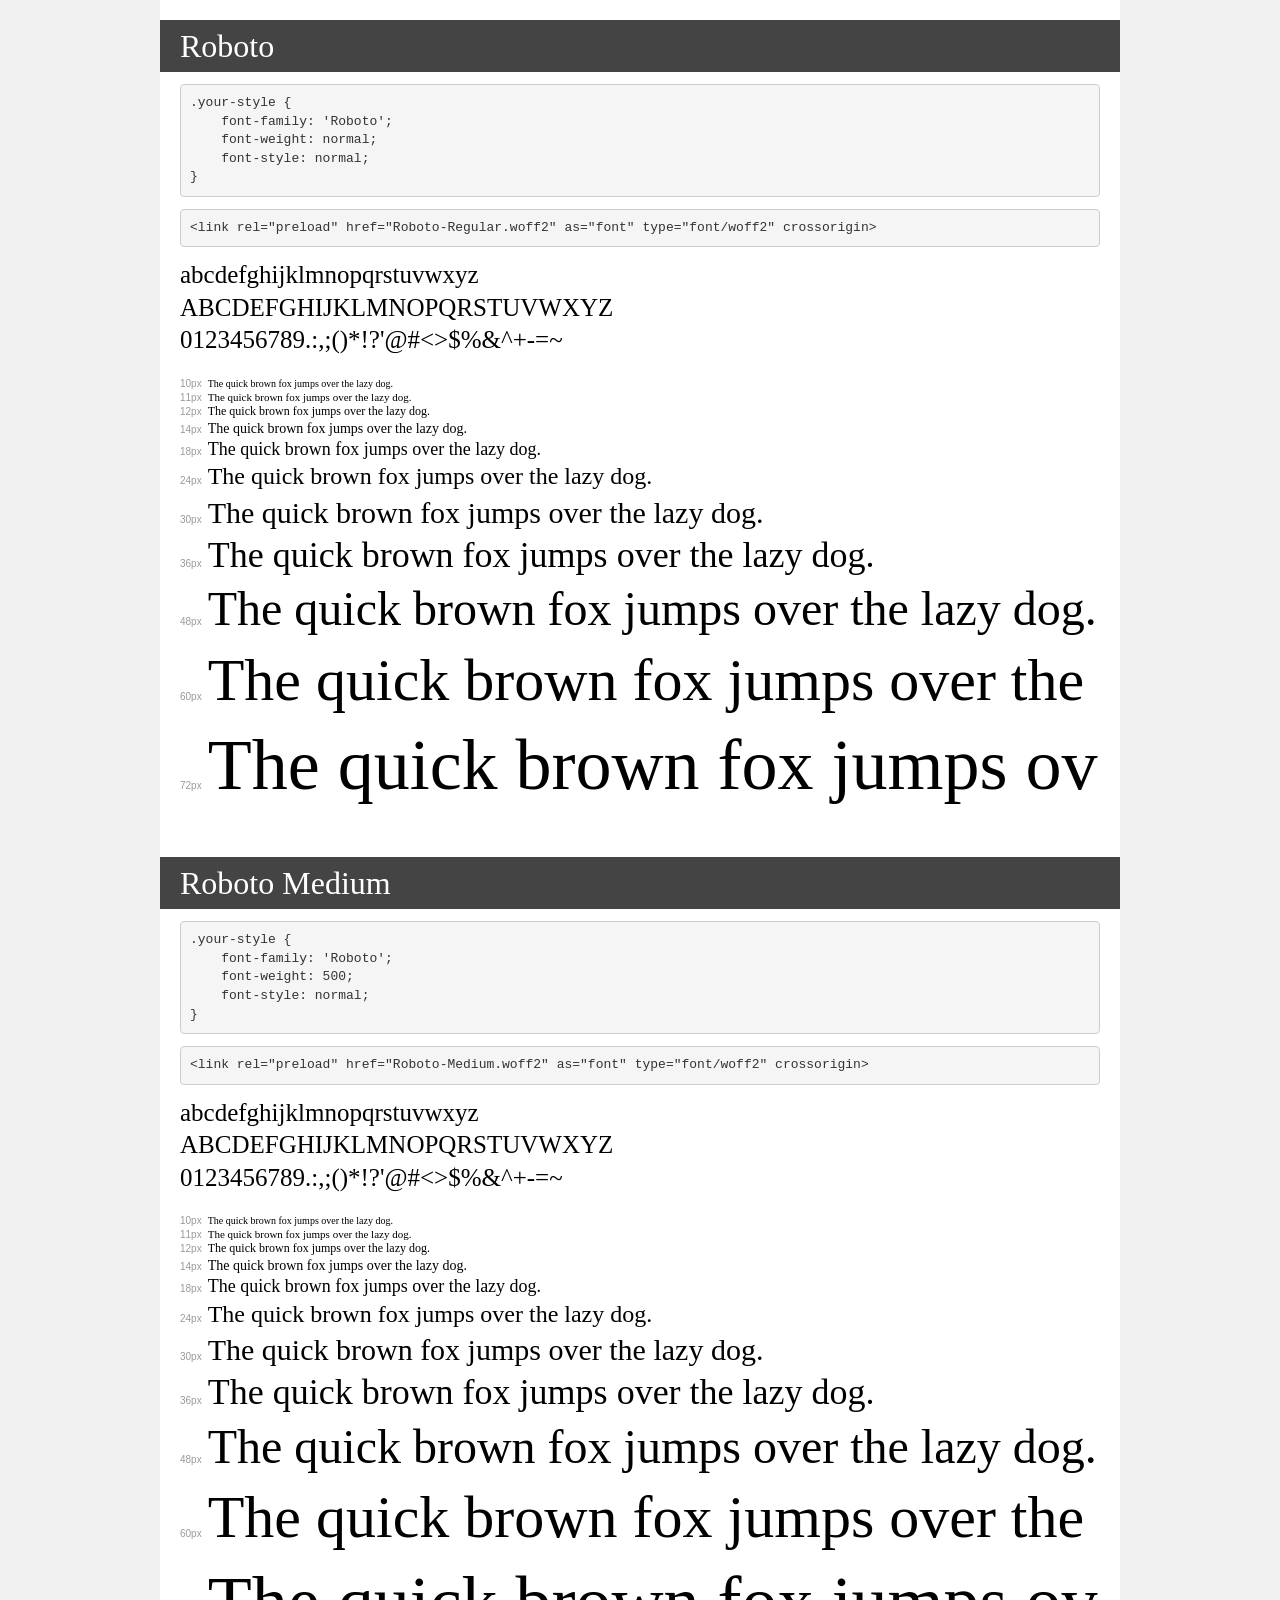
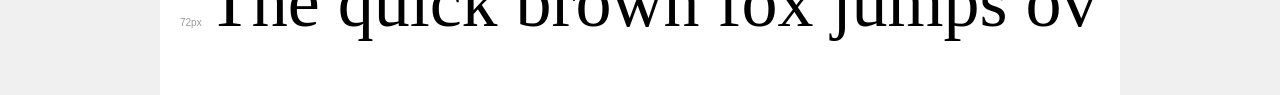
<file: fonts/demo.html>
<!DOCTYPE html>
<html lang="en">
<head>
    <meta charset="utf-8">
    <meta http-equiv="X-UA-Compatible" content="IE=edge">
    <meta name="viewport" content="width=device-width, initial-scale=1">
    <meta name="robots" content="noindex, noarchive">
    <meta name="format-detection" content="telephone=no">
    <title>Transfonter demo</title>
    <link href="stylesheet.css" rel="stylesheet">
    <style>
        /*
        http://meyerweb.com/eric/tools/css/reset/
        v2.0 | 20110126
        License: none (public domain)
        */
        html, body, div, span, applet, object, iframe,
        h1, h2, h3, h4, h5, h6, p, blockquote, pre,
        a, abbr, acronym, address, big, cite, code,
        del, dfn, em, img, ins, kbd, q, s, samp,
        small, strike, strong, sub, sup, tt, var,
        b, u, i, center,
        dl, dt, dd, ol, ul, li,
        fieldset, form, label, legend,
        table, caption, tbody, tfoot, thead, tr, th, td,
        article, aside, canvas, details, embed,
        figure, figcaption, footer, header, hgroup,
        menu, nav, output, ruby, section, summary,
        time, mark, audio, video {
            margin: 0;
            padding: 0;
            border: 0;
            font-size: 100%;
            font: inherit;
            vertical-align: baseline;
        }
        /* HTML5 display-role reset for older browsers */
        article, aside, details, figcaption, figure,
        footer, header, hgroup, menu, nav, section {
            display: block;
        }
        body {
            line-height: 1;
        }
        ol, ul {
            list-style: none;
        }
        blockquote, q {
            quotes: none;
        }
        blockquote:before, blockquote:after,
        q:before, q:after {
            content: '';
            content: none;
        }
        table {
            border-collapse: collapse;
            border-spacing: 0;
        }
        /* demo styles */
        body {
            background: #f0f0f0;
            color: #000;
        }
        .page {
            background: #fff;
            width: 920px;
            margin: 0 auto;
            padding: 20px 20px 0 20px;
            overflow: hidden;
        }
        .font-container {
            overflow-x: auto;
            overflow-y: hidden;
            margin-bottom: 40px;
            line-height: 1.3;
            white-space: nowrap;
            padding-bottom: 5px;
        }
        h1 {
            position: relative;
            background: #444;
            font-size: 32px;
            color: #fff;
            padding: 10px 20px;
            margin: 0 -20px 12px -20px;
        }
        .letters {
            font-size: 25px;
            margin-bottom: 20px;
        }
        .s10:before {
            content: '10px';
        }
        .s11:before {
            content: '11px';
        }
        .s12:before {
            content: '12px';
        }
        .s14:before {
            content: '14px';
        }
        .s18:before {
            content: '18px';
        }
        .s24:before {
            content: '24px';
        }
        .s30:before {
            content: '30px';
        }
        .s36:before {
            content: '36px';
        }
        .s48:before {
            content: '48px';
        }
        .s60:before {
            content: '60px';
        }
        .s72:before {
            content: '72px';
        }
        .s10:before, .s11:before, .s12:before, .s14:before,
        .s18:before, .s24:before, .s30:before, .s36:before,
        .s48:before, .s60:before, .s72:before {
            font-family: Arial, sans-serif;
            font-size: 10px;
            font-weight: normal;
            font-style: normal;
            color: #999;
            padding-right: 6px;
        }
        pre {
            display: block;
            padding: 9px;
            margin: 0 0 12px;
            font-family: Monaco, Menlo, Consolas, "Courier New", monospace;
            font-size: 13px;
            line-height: 1.428571429;
            color: #333;
            font-weight: normal;
            font-style: normal;
            background-color: #f5f5f5;
            border: 1px solid #ccc;
            overflow-x: auto;
            border-radius: 4px;
        }
        /* responsive */
        @media (max-width: 959px) {
            .page {
                width: auto;
                margin: 0;
            }
        }
    </style>
</head>
<body>
<div class="page">
    <div class="demo">
        <h1 style="font-family: 'Roboto'; font-weight: normal; font-style: normal;">Roboto</h1>
        <pre title="Usage">.your-style {
    font-family: 'Roboto';
    font-weight: normal;
    font-style: normal;
}</pre>
        <pre title="Preload (optional)">
&lt;link rel=&quot;preload&quot; href=&quot;Roboto-Regular.woff2&quot; as=&quot;font&quot; type=&quot;font/woff2&quot; crossorigin&gt;</pre>
        <div class="font-container" style="font-family: 'Roboto'; font-weight: normal; font-style: normal;">
            <p class="letters">
                abcdefghijklmnopqrstuvwxyz<br>
ABCDEFGHIJKLMNOPQRSTUVWXYZ<br>
                0123456789.:,;()*!?'@#&lt;&gt;$%&^+-=~
            </p>
            <p class="s10" style="font-size: 10px;">The quick brown fox jumps over the lazy dog.</p>
            <p class="s11" style="font-size: 11px;">The quick brown fox jumps over the lazy dog.</p>
            <p class="s12" style="font-size: 12px;">The quick brown fox jumps over the lazy dog.</p>
            <p class="s14" style="font-size: 14px;">The quick brown fox jumps over the lazy dog.</p>
            <p class="s18" style="font-size: 18px;">The quick brown fox jumps over the lazy dog.</p>
            <p class="s24" style="font-size: 24px;">The quick brown fox jumps over the lazy dog.</p>
            <p class="s30" style="font-size: 30px;">The quick brown fox jumps over the lazy dog.</p>
            <p class="s36" style="font-size: 36px;">The quick brown fox jumps over the lazy dog.</p>
            <p class="s48" style="font-size: 48px;">The quick brown fox jumps over the lazy dog.</p>
            <p class="s60" style="font-size: 60px;">The quick brown fox jumps over the lazy dog.</p>
            <p class="s72" style="font-size: 72px;">The quick brown fox jumps over the lazy dog.</p>
        </div>
    </div>

    <div class="demo">
        <h1 style="font-family: 'Roboto'; font-weight: 500; font-style: normal;">Roboto Medium</h1>
        <pre title="Usage">.your-style {
    font-family: 'Roboto';
    font-weight: 500;
    font-style: normal;
}</pre>
        <pre title="Preload (optional)">
&lt;link rel=&quot;preload&quot; href=&quot;Roboto-Medium.woff2&quot; as=&quot;font&quot; type=&quot;font/woff2&quot; crossorigin&gt;</pre>
        <div class="font-container" style="font-family: 'Roboto'; font-weight: 500; font-style: normal;">
            <p class="letters">
                abcdefghijklmnopqrstuvwxyz<br>
ABCDEFGHIJKLMNOPQRSTUVWXYZ<br>
                0123456789.:,;()*!?'@#&lt;&gt;$%&^+-=~
            </p>
            <p class="s10" style="font-size: 10px;">The quick brown fox jumps over the lazy dog.</p>
            <p class="s11" style="font-size: 11px;">The quick brown fox jumps over the lazy dog.</p>
            <p class="s12" style="font-size: 12px;">The quick brown fox jumps over the lazy dog.</p>
            <p class="s14" style="font-size: 14px;">The quick brown fox jumps over the lazy dog.</p>
            <p class="s18" style="font-size: 18px;">The quick brown fox jumps over the lazy dog.</p>
            <p class="s24" style="font-size: 24px;">The quick brown fox jumps over the lazy dog.</p>
            <p class="s30" style="font-size: 30px;">The quick brown fox jumps over the lazy dog.</p>
            <p class="s36" style="font-size: 36px;">The quick brown fox jumps over the lazy dog.</p>
            <p class="s48" style="font-size: 48px;">The quick brown fox jumps over the lazy dog.</p>
            <p class="s60" style="font-size: 60px;">The quick brown fox jumps over the lazy dog.</p>
            <p class="s72" style="font-size: 72px;">The quick brown fox jumps over the lazy dog.</p>
        </div>
    </div>

</div>
</body>
</html>
</file>
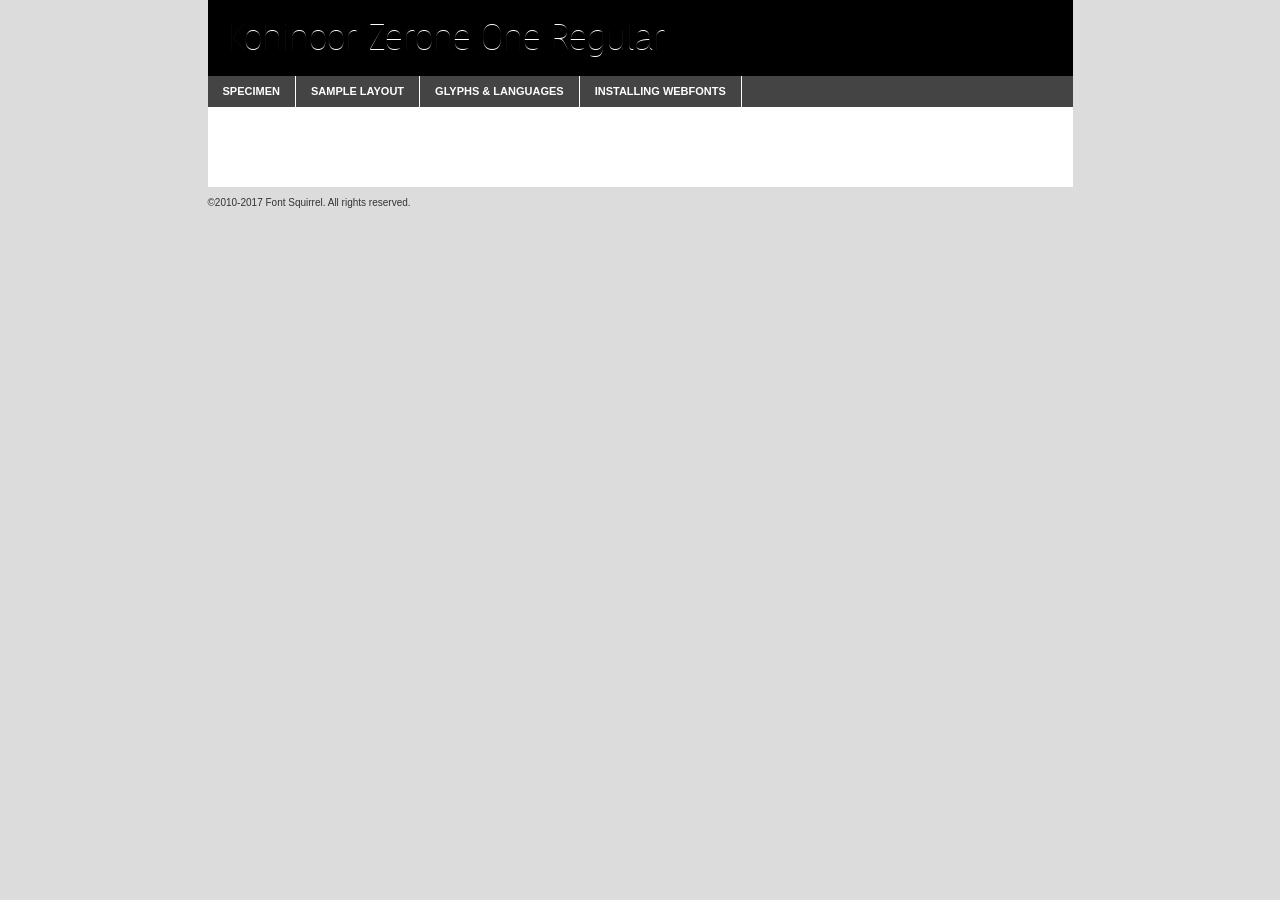
<file: fonts/kohinoorzerone-one-demo.html>
<!DOCTYPE html PUBLIC "-//W3C//DTD XHTML 1.0 Transitional//EN"
        "http://www.w3.org/TR/xhtml1/DTD/xhtml1-transitional.dtd">

<html xmlns="http://www.w3.org/1999/xhtml" xml:lang="en" lang="en">
<head>
    <meta http-equiv="Content-Type" content="text/html; charset=utf-8"/>
    <script src="http://ajax.googleapis.com/ajax/libs/jquery/1.7.2/jquery.min.js" type="text/javascript" charset="utf-8"></script>
    <script type="text/javascript">
		(function($) {
			$.fn.easyTabs = function(option) {
				var param = jQuery.extend({ fadeSpeed: 'fast', defaultContent: 1, activeClass: 'active' }, option);
				$(this).each(function() {
					var thisId = '#' + this.id;
					if ( param.defaultContent == '' )
					{
						param.defaultContent = 1;
					}
					if ( typeof param.defaultContent == 'number' )
					{
						var defaultTab = $(thisId + ' .tabs li:eq(' + (param.defaultContent - 1) + ') a').attr('href').substr(1);
					}
					else
					{
						var defaultTab = param.defaultContent;
					}
					$(thisId + ' .tabs li a').each(function() {
						var tabToHide = $(this).attr('href').substr(1);
						$('#' + tabToHide).addClass('easytabs-tab-content');
					});
					hideAll();
					changeContent(defaultTab);

					function hideAll() {$(thisId + ' .easytabs-tab-content').hide();}

					function changeContent(tabId)
					{
						hideAll();
						$(thisId + ' .tabs li').removeClass(param.activeClass);
						$(thisId + ' .tabs li a[href=#' + tabId + ']').closest('li').addClass(param.activeClass);
						if ( param.fadeSpeed != 'none' )
						{
							$(thisId + ' #' + tabId).fadeIn(param.fadeSpeed);
						}
						else
						{
							$(thisId + ' #' + tabId).show();
						}
					}

					$(thisId + ' .tabs li').click(function() {
						var tabId = $(this).find('a').attr('href').substr(1);
						changeContent(tabId);
						return false;
					});
				});
			}
		})(jQuery);
    </script>
    <link rel="stylesheet" href="specimen_files/specimen_stylesheet.css" type="text/css" charset="utf-8"/>
    <link rel="stylesheet" href="stylesheet.css" type="text/css" charset="utf-8"/>

    <style type="text/css">
        		body {
			font-family: 'kohinoor_zeroneone';
        		}

            </style>

    <title>Kohinoor Zerone One Regular Specimen</title>


    <script type="text/javascript" charset="utf-8">
		$(document).ready(function() {
			$('#container').easyTabs({ defaultContent: 1 });
		});
    </script>
</head>

<body>
<div id="container">
    <div id="header">
		Kohinoor Zerone One Regular    </div>
    <ul class="tabs">
        <li><a href="#specimen">Specimen</a></li>
        <li><a href="#layout">Sample Layout</a></li>
		        <li><a href="#glyphs">Glyphs &amp; Languages</a></li>
        <li><a href="#installing">Installing Webfonts</a></li>

    </ul>

    <div id="main_content">


        <div id="specimen">

            <div class="section">
                <div class="grid12 firstcol">
                    <div class="huge">AaBb</div>
                </div>
            </div>

            <div class="section">
                <div class="glyph_range">A&#x200B;B&#x200b;C&#x200b;D&#x200b;E&#x200b;F&#x200b;G&#x200b;H&#x200b;I&#x200b;J&#x200b;K&#x200b;L&#x200b;M&#x200b;N&#x200b;O&#x200b;P&#x200b;Q&#x200b;R&#x200b;S&#x200b;T&#x200b;U&#x200b;V&#x200b;W&#x200b;X&#x200b;Y&#x200b;Z&#x200b;a&#x200b;b&#x200b;c&#x200b;d&#x200b;e&#x200b;f&#x200b;g&#x200b;h&#x200b;i&#x200b;j&#x200b;k&#x200b;l&#x200b;m&#x200b;n&#x200b;o&#x200b;p&#x200b;q&#x200b;r&#x200b;s&#x200b;t&#x200b;u&#x200b;v&#x200b;w&#x200b;x&#x200b;y&#x200b;z&#x200b;1&#x200b;2&#x200b;3&#x200b;4&#x200b;5&#x200b;6&#x200b;7&#x200b;8&#x200b;9&#x200b;0&#x200b;&amp;&#x200b;.&#x200b;,&#x200b;?&#x200b;!&#x200b;&#64;&#x200b;(&#x200b;)&#x200b;#&#x200b;$&#x200b;%&#x200b;*&#x200b;+&#x200b;-&#x200b;=&#x200b;:&#x200b;;</div>
            </div>
            <div class="section">
                <div class="grid12 firstcol">
                    <table class="sample_table">
                        <tr>
                            <td>10</td>
                            <td class="size10">abcdefghijklmnopqrstuvwxyzABCDEFGHIJKLMNOPQRSTUVWXYZ0123456789abcdefghijklmnopqrstuvwxyzABCDEFGHIJKLMNOPQRSTUVWXYZ0123456789abcdefghijklmnopqrstuvwxyzABCDEFGHIJKLMNOPQRSTUVWXYZ</td>
                        </tr>
                        <tr>
                            <td>11</td>
                            <td class="size11">abcdefghijklmnopqrstuvwxyzABCDEFGHIJKLMNOPQRSTUVWXYZ0123456789abcdefghijklmnopqrstuvwxyzABCDEFGHIJKLMNOPQRSTUVWXYZ0123456789abcdefghijklmnopqrstuvwxyzABCDEFGHIJKLMNOPQRSTUVWXYZ</td>
                        </tr>
                        <tr>
                            <td>12</td>
                            <td class="size12">abcdefghijklmnopqrstuvwxyzABCDEFGHIJKLMNOPQRSTUVWXYZ0123456789abcdefghijklmnopqrstuvwxyzABCDEFGHIJKLMNOPQRSTUVWXYZ0123456789abcdefghijklmnopqrstuvwxyzABCDEFGHIJKLMNOPQRSTUVWXYZ</td>
                        </tr>
                        <tr>
                            <td>13</td>
                            <td class="size13">abcdefghijklmnopqrstuvwxyzABCDEFGHIJKLMNOPQRSTUVWXYZ0123456789abcdefghijklmnopqrstuvwxyzABCDEFGHIJKLMNOPQRSTUVWXYZ0123456789abcdefghijklmnopqrstuvwxyzABCDEFGHIJKLMNOPQRSTUVWXYZ</td>
                        </tr>
                        <tr>
                            <td>14</td>
                            <td class="size14">abcdefghijklmnopqrstuvwxyzABCDEFGHIJKLMNOPQRSTUVWXYZ0123456789abcdefghijklmnopqrstuvwxyzABCDEFGHIJKLMNOPQRSTUVWXYZ0123456789abcdefghijklmnopqrstuvwxyzABCDEFGHIJKLMNOPQRSTUVWXYZ</td>
                        </tr>
                        <tr>
                            <td>16</td>
                            <td class="size16">abcdefghijklmnopqrstuvwxyzABCDEFGHIJKLMNOPQRSTUVWXYZ0123456789abcdefghijklmnopqrstuvwxyzABCDEFGHIJKLMNOPQRSTUVWXYZ</td>
                        </tr>
                        <tr>
                            <td>18</td>
                            <td class="size18">abcdefghijklmnopqrstuvwxyzABCDEFGHIJKLMNOPQRSTUVWXYZ0123456789abcdefghijklmnopqrstuvwxyzABCDEFGHIJKLMNOPQRSTUVWXYZ</td>
                        </tr>
                        <tr>
                            <td>20</td>
                            <td class="size20">abcdefghijklmnopqrstuvwxyzABCDEFGHIJKLMNOPQRSTUVWXYZ0123456789abcdefghijklmnopqrstuvwxyzABCDEFGHIJKLMNOPQRSTUVWXYZ</td>
                        </tr>
                        <tr>
                            <td>24</td>
                            <td class="size24">abcdefghijklmnopqrstuvwxyzABCDEFGHIJKLMNOPQRSTUVWXYZ0123456789abcdefghijklmnopqrstuvwxyzABCDEFGHIJKLMNOPQRSTUVWXYZ</td>
                        </tr>
                        <tr>
                            <td>30</td>
                            <td class="size30">abcdefghijklmnopqrstuvwxyzABCDEFGHIJKLMNOPQRSTUVWXYZ0123456789abcdefghijklmnopqrstuvwxyzABCDEFGHIJKLMNOPQRSTUVWXYZ</td>
                        </tr>
                        <tr>
                            <td>36</td>
                            <td class="size36">abcdefghijklmnopqrstuvwxyzABCDEFGHIJKLMNOPQRSTUVWXYZ0123456789abcdefghijklmnopqrstuvwxyzABCDEFGHIJKLMNOPQRSTUVWXYZ</td>
                        </tr>
                        <tr>
                            <td>48</td>
                            <td class="size48">abcdefghijklmnopqrstuvwxyzABCDEFGHIJKLMNOPQRSTUVWXYZ0123456789abcdefghijklmnopqrstuvwxyzABCDEFGHIJKLMNOPQRSTUVWXYZ</td>
                        </tr>
                        <tr>
                            <td>60</td>
                            <td class="size60">abcdefghijklmnopqrstuvwxyzABCDEFGHIJKLMNOPQRSTUVWXYZ0123456789abcdefghijklmnopqrstuvwxyzABCDEFGHIJKLMNOPQRSTUVWXYZ</td>
                        </tr>
                        <tr>
                            <td>72</td>
                            <td class="size72">abcdefghijklmnopqrstuvwxyzABCDEFGHIJKLMNOPQRSTUVWXYZ0123456789abcdefghijklmnopqrstuvwxyzABCDEFGHIJKLMNOPQRSTUVWXYZ</td>
                        </tr>
                        <tr>
                            <td>90</td>
                            <td class="size90">abcdefghijklmnopqrstuvwxyzABCDEFGHIJKLMNOPQRSTUVWXYZ0123456789abcdefghijklmnopqrstuvwxyzABCDEFGHIJKLMNOPQRSTUVWXYZ</td>
                        </tr>
                    </table>

                </div>

            </div>


            <div class="section" id="bodycomparison">


                <div id="xheight">
                    <div class="fontbody">&#x25FC;&#x25FC;&#x25FC;&#x25FC;&#x25FC;&#x25FC;&#x25FC;&#x25FC;&#x25FC;&#x25FC;&#x25FC;&#x25FC;&#x25FC;&#x25FC;&#x25FC;&#x25FC;&#x25FC;&#x25FC;&#x25FC;&#x25FC;&#x25FC;&#x25FC;&#x25FC;&#x25FC;&#x25FC;&#x25FC;&#x25FC;&#x25FC;&#x25FC;&#x25FC;&#x25FC;&#x25FC;&#x25FC;&#x25FC;&#x25FC;&#x25FC;&#x25FC;&#x25FC;&#x25FC;&#x25FC;&#x25FC;&#x25FC;&#x25FC;&#x25FC;&#x25FC;&#x25FC;&#x25FC;&#x25FC;&#x25FC;&#x25FC;&#x25FC;&#x25FC;&#x25FC;&#x25FC;&#x25FC;&#x25FC;&#x25FC;&#x25FC;&#x25FC;&#x25FC;&#x25FC;&#x25FC;&#x25FC;&#x25FC;&#x25FC;&#x25FC;&#x25FC;&#x25FC;&#x25FC;&#x25FC;&#x25FC;&#x25FC;&#x25FC;&#x25FC;&#x25FC;&#x25FC;&#x25FC;&#x25FC;&#x25FC;&#x25FC;&#x25FC;&#x25FC;&#x25FC;&#x25FC;&#x25FC;&#x25FC;&#x25FC;&#x25FC;&#x25FC;&#x25FC;&#x25FC;&#x25FC;&#x25FC;&#x25FC;&#x25FC;&#x25FC;&#x25FC;&#x25FC;&#x25FC;body</div>
                    <div class="arialbody">body</div>
                    <div class="verdanabody">body</div>
                    <div class="georgiabody">body</div>
                </div>
                <div class="fontbody" style="z-index:1">
                    body<span>Kohinoor Zerone One Regular</span>
                </div>
                <div class="arialbody" style="z-index:1">
                    body<span>Arial</span>
                </div>
                <div class="verdanabody" style="z-index:1">
                    body<span>Verdana</span>
                </div>
                <div class="georgiabody" style="z-index:1">
                    body<span>Georgia</span>
                </div>


            </div>


            <div class="section psample psample_row1" id="">

                <div class="grid2 firstcol">
                    <p class="size10"><span>10.</span>Aenean lacinia bibendum nulla sed consectetur. Fusce dapibus, tellus ac cursus commodo, tortor mauris condimentum nibh, ut fermentum massa justo sit amet risus. Nullam id dolor id nibh ultricies vehicula ut id elit. Cum sociis natoque penatibus et magnis dis parturient montes, nascetur ridiculus mus. Nulla vitae elit libero, a pharetra augue.</p>

                </div>
                <div class="grid3">
                    <p class="size11"><span>11.</span>Aenean lacinia bibendum nulla sed consectetur. Fusce dapibus, tellus ac cursus commodo, tortor mauris condimentum nibh, ut fermentum massa justo sit amet risus. Nullam id dolor id nibh ultricies vehicula ut id elit. Cum sociis natoque penatibus et magnis dis parturient montes, nascetur ridiculus mus. Nulla vitae elit libero, a pharetra augue.</p>

                </div>
                <div class="grid3">
                    <p class="size12"><span>12.</span>Aenean lacinia bibendum nulla sed consectetur. Fusce dapibus, tellus ac cursus commodo, tortor mauris condimentum nibh, ut fermentum massa justo sit amet risus. Nullam id dolor id nibh ultricies vehicula ut id elit. Cum sociis natoque penatibus et magnis dis parturient montes, nascetur ridiculus mus. Nulla vitae elit libero, a pharetra augue.</p>

                </div>
                <div class="grid4">
                    <p class="size13"><span>13.</span>Aenean lacinia bibendum nulla sed consectetur. Fusce dapibus, tellus ac cursus commodo, tortor mauris condimentum nibh, ut fermentum massa justo sit amet risus. Nullam id dolor id nibh ultricies vehicula ut id elit. Cum sociis natoque penatibus et magnis dis parturient montes, nascetur ridiculus mus. Nulla vitae elit libero, a pharetra augue.</p>

                </div>
                <div class="white_blend"></div>

            </div>
            <div class="section psample psample_row2" id="">
                <div class="grid3 firstcol">
                    <p class="size14"><span>14.</span>Aenean lacinia bibendum nulla sed consectetur. Fusce dapibus, tellus ac cursus commodo, tortor mauris condimentum nibh, ut fermentum massa justo sit amet risus. Nullam id dolor id nibh ultricies vehicula ut id elit. Cum sociis natoque penatibus et magnis dis parturient montes, nascetur ridiculus mus. Nulla vitae elit libero, a pharetra augue.</p>

                </div>
                <div class="grid4">
                    <p class="size16"><span>16.</span>Aenean lacinia bibendum nulla sed consectetur. Fusce dapibus, tellus ac cursus commodo, tortor mauris condimentum nibh, ut fermentum massa justo sit amet risus. Nullam id dolor id nibh ultricies vehicula ut id elit. Cum sociis natoque penatibus et magnis dis parturient montes, nascetur ridiculus mus. Nulla vitae elit libero, a pharetra augue.</p>

                </div>
                <div class="grid5">
                    <p class="size18"><span>18.</span>Aenean lacinia bibendum nulla sed consectetur. Fusce dapibus, tellus ac cursus commodo, tortor mauris condimentum nibh, ut fermentum massa justo sit amet risus. Nullam id dolor id nibh ultricies vehicula ut id elit. Cum sociis natoque penatibus et magnis dis parturient montes, nascetur ridiculus mus. Nulla vitae elit libero, a pharetra augue.</p>

                </div>

                <div class="white_blend"></div>

            </div>

            <div class="section psample psample_row3" id="">
                <div class="grid5 firstcol">
                    <p class="size20"><span>20.</span>Aenean lacinia bibendum nulla sed consectetur. Fusce dapibus, tellus ac cursus commodo, tortor mauris condimentum nibh, ut fermentum massa justo sit amet risus. Nullam id dolor id nibh ultricies vehicula ut id elit. Cum sociis natoque penatibus et magnis dis parturient montes, nascetur ridiculus mus. Nulla vitae elit libero, a pharetra augue.</p>
                </div>
                <div class="grid7">
                    <p class="size24"><span>24.</span>Aenean lacinia bibendum nulla sed consectetur. Fusce dapibus, tellus ac cursus commodo, tortor mauris condimentum nibh, ut fermentum massa justo sit amet risus. Nullam id dolor id nibh ultricies vehicula ut id elit. Cum sociis natoque penatibus et magnis dis parturient montes, nascetur ridiculus mus. Nulla vitae elit libero, a pharetra augue.</p>
                </div>

                <div class="white_blend"></div>

            </div>

            <div class="section psample psample_row4" id="">
                <div class="grid12 firstcol">
                    <p class="size30"><span>30.</span>Aenean lacinia bibendum nulla sed consectetur. Fusce dapibus, tellus ac cursus commodo, tortor mauris condimentum nibh, ut fermentum massa justo sit amet risus. Nullam id dolor id nibh ultricies vehicula ut id elit. Cum sociis natoque penatibus et magnis dis parturient montes, nascetur ridiculus mus. Nulla vitae elit libero, a pharetra augue.</p>
                </div>
                <div class="white_blend"></div>

            </div>


            <div class="section psample psample_row1 fullreverse">
                <div class="grid2 firstcol">
                    <p class="size10"><span>10.</span>Aenean lacinia bibendum nulla sed consectetur. Fusce dapibus, tellus ac cursus commodo, tortor mauris condimentum nibh, ut fermentum massa justo sit amet risus. Nullam id dolor id nibh ultricies vehicula ut id elit. Cum sociis natoque penatibus et magnis dis parturient montes, nascetur ridiculus mus. Nulla vitae elit libero, a pharetra augue.</p>

                </div>
                <div class="grid3">
                    <p class="size11"><span>11.</span>Aenean lacinia bibendum nulla sed consectetur. Fusce dapibus, tellus ac cursus commodo, tortor mauris condimentum nibh, ut fermentum massa justo sit amet risus. Nullam id dolor id nibh ultricies vehicula ut id elit. Cum sociis natoque penatibus et magnis dis parturient montes, nascetur ridiculus mus. Nulla vitae elit libero, a pharetra augue.</p>

                </div>
                <div class="grid3">
                    <p class="size12"><span>12.</span>Aenean lacinia bibendum nulla sed consectetur. Fusce dapibus, tellus ac cursus commodo, tortor mauris condimentum nibh, ut fermentum massa justo sit amet risus. Nullam id dolor id nibh ultricies vehicula ut id elit. Cum sociis natoque penatibus et magnis dis parturient montes, nascetur ridiculus mus. Nulla vitae elit libero, a pharetra augue.</p>

                </div>
                <div class="grid4">
                    <p class="size13"><span>13.</span>Aenean lacinia bibendum nulla sed consectetur. Fusce dapibus, tellus ac cursus commodo, tortor mauris condimentum nibh, ut fermentum massa justo sit amet risus. Nullam id dolor id nibh ultricies vehicula ut id elit. Cum sociis natoque penatibus et magnis dis parturient montes, nascetur ridiculus mus. Nulla vitae elit libero, a pharetra augue.</p>

                </div>
                <div class="black_blend"></div>

            </div>

            <div class="section psample psample_row2 fullreverse">
                <div class="grid3 firstcol">
                    <p class="size14"><span>14.</span>Aenean lacinia bibendum nulla sed consectetur. Fusce dapibus, tellus ac cursus commodo, tortor mauris condimentum nibh, ut fermentum massa justo sit amet risus. Nullam id dolor id nibh ultricies vehicula ut id elit. Cum sociis natoque penatibus et magnis dis parturient montes, nascetur ridiculus mus. Nulla vitae elit libero, a pharetra augue.</p>

                </div>
                <div class="grid4">
                    <p class="size16"><span>16.</span>Aenean lacinia bibendum nulla sed consectetur. Fusce dapibus, tellus ac cursus commodo, tortor mauris condimentum nibh, ut fermentum massa justo sit amet risus. Nullam id dolor id nibh ultricies vehicula ut id elit. Cum sociis natoque penatibus et magnis dis parturient montes, nascetur ridiculus mus. Nulla vitae elit libero, a pharetra augue.</p>

                </div>
                <div class="grid5">
                    <p class="size18"><span>18.</span>Aenean lacinia bibendum nulla sed consectetur. Fusce dapibus, tellus ac cursus commodo, tortor mauris condimentum nibh, ut fermentum massa justo sit amet risus. Nullam id dolor id nibh ultricies vehicula ut id elit. Cum sociis natoque penatibus et magnis dis parturient montes, nascetur ridiculus mus. Nulla vitae elit libero, a pharetra augue.</p>

                </div>
                <div class="black_blend"></div>

            </div>

            <div class="section psample fullreverse psample_row3" id="">
                <div class="grid5 firstcol">
                    <p class="size20"><span>20.</span>Aenean lacinia bibendum nulla sed consectetur. Fusce dapibus, tellus ac cursus commodo, tortor mauris condimentum nibh, ut fermentum massa justo sit amet risus. Nullam id dolor id nibh ultricies vehicula ut id elit. Cum sociis natoque penatibus et magnis dis parturient montes, nascetur ridiculus mus. Nulla vitae elit libero, a pharetra augue.</p>
                </div>
                <div class="grid7">
                    <p class="size24"><span>24.</span>Aenean lacinia bibendum nulla sed consectetur. Fusce dapibus, tellus ac cursus commodo, tortor mauris condimentum nibh, ut fermentum massa justo sit amet risus. Nullam id dolor id nibh ultricies vehicula ut id elit. Cum sociis natoque penatibus et magnis dis parturient montes, nascetur ridiculus mus. Nulla vitae elit libero, a pharetra augue.</p>
                </div>

                <div class="black_blend"></div>

            </div>

            <div class="section psample fullreverse psample_row4" id="" style="border-bottom: 20px #000 solid;">
                <div class="grid12 firstcol">
                    <p class="size30"><span>30.</span>Aenean lacinia bibendum nulla sed consectetur. Fusce dapibus, tellus ac cursus commodo, tortor mauris condimentum nibh, ut fermentum massa justo sit amet risus. Nullam id dolor id nibh ultricies vehicula ut id elit. Cum sociis natoque penatibus et magnis dis parturient montes, nascetur ridiculus mus. Nulla vitae elit libero, a pharetra augue.</p>
                </div>
                <div class="black_blend"></div>

            </div>


        </div>

        <div id="layout">

            <div class="section">

                <div class="grid12 firstcol">
                    <h1>Lorem Ipsum Dolor</h1>
                    <h2>Etiam porta sem malesuada magna mollis euismod</h2>

                    <p class="byline">By <a href="#link">Aenean Lacinia</a></p>
                </div>
            </div>
            <div class="section">
                <div class="grid8 firstcol">
                    <p class="large">Donec sed odio dui. Morbi leo risus, porta ac consectetur ac, vestibulum at eros. Fusce dapibus, tellus ac cursus commodo, tortor mauris condimentum nibh, ut fermentum massa justo sit amet risus. </p>


                    <h3>Pellentesque ornare sem</h3>

                    <p>Maecenas sed diam eget risus varius blandit sit amet non magna. Maecenas faucibus mollis interdum. Donec ullamcorper nulla non metus auctor fringilla. Nullam id dolor id nibh ultricies vehicula ut id elit. Nullam id dolor id nibh ultricies vehicula ut id elit. </p>

                    <p>Aenean eu leo quam. Pellentesque ornare sem lacinia quam venenatis vestibulum. Lorem ipsum dolor sit amet, consectetur adipiscing elit. Cum sociis natoque penatibus et magnis dis parturient montes, nascetur ridiculus mus. </p>

                    <p>Nulla vitae elit libero, a pharetra augue. Praesent commodo cursus magna, vel scelerisque nisl consectetur et. Aenean lacinia bibendum nulla sed consectetur. </p>

                    <p>Nullam quis risus eget urna mollis ornare vel eu leo. Nullam quis risus eget urna mollis ornare vel eu leo. Maecenas sed diam eget risus varius blandit sit amet non magna. Donec ullamcorper nulla non metus auctor fringilla. </p>

                    <h3>Cras mattis consectetur</h3>

                    <p>Aenean eu leo quam. Pellentesque ornare sem lacinia quam venenatis vestibulum. Aenean lacinia bibendum nulla sed consectetur. Integer posuere erat a ante venenatis dapibus posuere velit aliquet. Cras mattis consectetur purus sit amet fermentum. </p>

                    <p>Nullam id dolor id nibh ultricies vehicula ut id elit. Nullam quis risus eget urna mollis ornare vel eu leo. Cras mattis consectetur purus sit amet fermentum.</p>
                </div>

                <div class="grid4 sidebar">

                    <div class="box reverse">
                        <p class="last">Nullam quis risus eget urna mollis ornare vel eu leo. Donec ullamcorper nulla non metus auctor fringilla. Cras mattis consectetur purus sit amet fermentum. Sed posuere consectetur est at lobortis. Lorem ipsum dolor sit amet, consectetur adipiscing elit. </p>
                    </div>

                    <p class="caption">Maecenas sed diam eget risus varius.</p>

                    <p>Vestibulum id ligula porta felis euismod semper. Integer posuere erat a ante venenatis dapibus posuere velit aliquet. Vestibulum id ligula porta felis euismod semper. Sed posuere consectetur est at lobortis. Maecenas sed diam eget risus varius blandit sit amet non magna. Fusce dapibus, tellus ac cursus commodo, tortor mauris condimentum nibh, ut fermentum massa justo sit amet risus. </p>


                    <p>Duis mollis, est non commodo luctus, nisi erat porttitor ligula, eget lacinia odio sem nec elit. Aenean lacinia bibendum nulla sed consectetur. Vivamus sagittis lacus vel augue laoreet rutrum faucibus dolor auctor. Aenean lacinia bibendum nulla sed consectetur. Nullam quis risus eget urna mollis ornare vel eu leo. </p>

                    <p>Praesent commodo cursus magna, vel scelerisque nisl consectetur et. Donec ullamcorper nulla non metus auctor fringilla. Maecenas faucibus mollis interdum. Fusce dapibus, tellus ac cursus commodo, tortor mauris condimentum nibh, ut fermentum massa justo sit amet risus. </p>

                </div>
            </div>

        </div>


		

        <div id="glyphs">
            <div class="section">
                <div class="grid12 firstcol">

                    <h1>Language Support</h1>
                    <p>The subset of Kohinoor Zerone One Regular in this kit supports the following languages:<br/>

						English, Arrernte, Bislama, Cebuano, Fijian, Gilbertese, Hmong, Ibanag, Iloko_ilokano, Interglossa_glosa, Interlingua, Lojban, Norfolk_pitcairnese, Oromo, Rotokas, Seychelles_creole, Shona, Somali, Southern_ndebele, Swahili, Swati_swazi, Tok_pisin, Warlpiri, Xhosa, Zulu, Latinbasic, Ubasic, Demo                    </p>
                    <h1>Glyph Chart</h1>
                    <p>The subset of Kohinoor Zerone One Regular in this kit includes all the glyphs listed below. Unicode entities are included above each glyph to help you insert individual characters into your layout.</p>
                    <div id="glyph_chart">

																				                                <div><p>&amp;#13;</p>&#13;</div>
																				                                <div><p>&amp;#32;</p>&#32;</div>
																				                                <div><p>&amp;#33;</p>&#33;</div>
																				                                <div><p>&amp;#34;</p>&#34;</div>
																				                                <div><p>&amp;#35;</p>&#35;</div>
																				                                <div><p>&amp;#36;</p>&#36;</div>
																				                                <div><p>&amp;#37;</p>&#37;</div>
																				                                <div><p>&amp;#38;</p>&#38;</div>
																				                                <div><p>&amp;#39;</p>&#39;</div>
																				                                <div><p>&amp;#40;</p>&#40;</div>
																				                                <div><p>&amp;#41;</p>&#41;</div>
																				                                <div><p>&amp;#42;</p>&#42;</div>
																				                                <div><p>&amp;#43;</p>&#43;</div>
																				                                <div><p>&amp;#44;</p>&#44;</div>
																				                                <div><p>&amp;#45;</p>&#45;</div>
																				                                <div><p>&amp;#46;</p>&#46;</div>
																				                                <div><p>&amp;#47;</p>&#47;</div>
																				                                <div><p>&amp;#48;</p>&#48;</div>
																				                                <div><p>&amp;#49;</p>&#49;</div>
																				                                <div><p>&amp;#50;</p>&#50;</div>
																				                                <div><p>&amp;#51;</p>&#51;</div>
																				                                <div><p>&amp;#52;</p>&#52;</div>
																				                                <div><p>&amp;#53;</p>&#53;</div>
																				                                <div><p>&amp;#54;</p>&#54;</div>
																				                                <div><p>&amp;#55;</p>&#55;</div>
																				                                <div><p>&amp;#56;</p>&#56;</div>
																				                                <div><p>&amp;#57;</p>&#57;</div>
																				                                <div><p>&amp;#58;</p>&#58;</div>
																				                                <div><p>&amp;#59;</p>&#59;</div>
																				                                <div><p>&amp;#60;</p>&#60;</div>
																				                                <div><p>&amp;#61;</p>&#61;</div>
																				                                <div><p>&amp;#62;</p>&#62;</div>
																				                                <div><p>&amp;#63;</p>&#63;</div>
																				                                <div><p>&amp;#64;</p>&#64;</div>
																				                                <div><p>&amp;#65;</p>&#65;</div>
																				                                <div><p>&amp;#66;</p>&#66;</div>
																				                                <div><p>&amp;#67;</p>&#67;</div>
																				                                <div><p>&amp;#68;</p>&#68;</div>
																				                                <div><p>&amp;#69;</p>&#69;</div>
																				                                <div><p>&amp;#70;</p>&#70;</div>
																				                                <div><p>&amp;#71;</p>&#71;</div>
																				                                <div><p>&amp;#72;</p>&#72;</div>
																				                                <div><p>&amp;#73;</p>&#73;</div>
																				                                <div><p>&amp;#74;</p>&#74;</div>
																				                                <div><p>&amp;#75;</p>&#75;</div>
																				                                <div><p>&amp;#76;</p>&#76;</div>
																				                                <div><p>&amp;#77;</p>&#77;</div>
																				                                <div><p>&amp;#78;</p>&#78;</div>
																				                                <div><p>&amp;#79;</p>&#79;</div>
																				                                <div><p>&amp;#80;</p>&#80;</div>
																				                                <div><p>&amp;#81;</p>&#81;</div>
																				                                <div><p>&amp;#82;</p>&#82;</div>
																				                                <div><p>&amp;#83;</p>&#83;</div>
																				                                <div><p>&amp;#84;</p>&#84;</div>
																				                                <div><p>&amp;#85;</p>&#85;</div>
																				                                <div><p>&amp;#86;</p>&#86;</div>
																				                                <div><p>&amp;#87;</p>&#87;</div>
																				                                <div><p>&amp;#88;</p>&#88;</div>
																				                                <div><p>&amp;#89;</p>&#89;</div>
																				                                <div><p>&amp;#90;</p>&#90;</div>
																				                                <div><p>&amp;#91;</p>&#91;</div>
																				                                <div><p>&amp;#92;</p>&#92;</div>
																				                                <div><p>&amp;#93;</p>&#93;</div>
																				                                <div><p>&amp;#94;</p>&#94;</div>
																				                                <div><p>&amp;#95;</p>&#95;</div>
																				                                <div><p>&amp;#96;</p>&#96;</div>
																				                                <div><p>&amp;#97;</p>&#97;</div>
																				                                <div><p>&amp;#98;</p>&#98;</div>
																				                                <div><p>&amp;#99;</p>&#99;</div>
																				                                <div><p>&amp;#100;</p>&#100;</div>
																				                                <div><p>&amp;#101;</p>&#101;</div>
																				                                <div><p>&amp;#102;</p>&#102;</div>
																				                                <div><p>&amp;#103;</p>&#103;</div>
																				                                <div><p>&amp;#104;</p>&#104;</div>
																				                                <div><p>&amp;#105;</p>&#105;</div>
																				                                <div><p>&amp;#106;</p>&#106;</div>
																				                                <div><p>&amp;#107;</p>&#107;</div>
																				                                <div><p>&amp;#108;</p>&#108;</div>
																				                                <div><p>&amp;#109;</p>&#109;</div>
																				                                <div><p>&amp;#110;</p>&#110;</div>
																				                                <div><p>&amp;#111;</p>&#111;</div>
																				                                <div><p>&amp;#112;</p>&#112;</div>
																				                                <div><p>&amp;#113;</p>&#113;</div>
																				                                <div><p>&amp;#114;</p>&#114;</div>
																				                                <div><p>&amp;#115;</p>&#115;</div>
																				                                <div><p>&amp;#116;</p>&#116;</div>
																				                                <div><p>&amp;#117;</p>&#117;</div>
																				                                <div><p>&amp;#118;</p>&#118;</div>
																				                                <div><p>&amp;#119;</p>&#119;</div>
																				                                <div><p>&amp;#120;</p>&#120;</div>
																				                                <div><p>&amp;#121;</p>&#121;</div>
																				                                <div><p>&amp;#122;</p>&#122;</div>
																				                                <div><p>&amp;#123;</p>&#123;</div>
																				                                <div><p>&amp;#124;</p>&#124;</div>
																				                                <div><p>&amp;#125;</p>&#125;</div>
																				                                <div><p>&amp;#126;</p>&#126;</div>
																				                                <div><p>&amp;#160;</p>&#160;</div>
																				                                <div><p>&amp;#161;</p>&#161;</div>
																				                                <div><p>&amp;#163;</p>&#163;</div>
																				                                <div><p>&amp;#164;</p>&#164;</div>
																				                                <div><p>&amp;#165;</p>&#165;</div>
																				                                <div><p>&amp;#166;</p>&#166;</div>
																				                                <div><p>&amp;#167;</p>&#167;</div>
																				                                <div><p>&amp;#168;</p>&#168;</div>
																				                                <div><p>&amp;#169;</p>&#169;</div>
																				                                <div><p>&amp;#171;</p>&#171;</div>
																				                                <div><p>&amp;#172;</p>&#172;</div>
																				                                <div><p>&amp;#173;</p>&#173;</div>
																				                                <div><p>&amp;#174;</p>&#174;</div>
																				                                <div><p>&amp;#175;</p>&#175;</div>
																				                                <div><p>&amp;#177;</p>&#177;</div>
																				                                <div><p>&amp;#178;</p>&#178;</div>
																				                                <div><p>&amp;#179;</p>&#179;</div>
																				                                <div><p>&amp;#180;</p>&#180;</div>
																				                                <div><p>&amp;#181;</p>&#181;</div>
																				                                <div><p>&amp;#182;</p>&#182;</div>
																				                                <div><p>&amp;#183;</p>&#183;</div>
																				                                <div><p>&amp;#184;</p>&#184;</div>
																				                                <div><p>&amp;#185;</p>&#185;</div>
																				                                <div><p>&amp;#187;</p>&#187;</div>
																				                                <div><p>&amp;#198;</p>&#198;</div>
																				                                <div><p>&amp;#208;</p>&#208;</div>
																				                                <div><p>&amp;#215;</p>&#215;</div>
																				                                <div><p>&amp;#216;</p>&#216;</div>
																				                                <div><p>&amp;#222;</p>&#222;</div>
																				                                <div><p>&amp;#223;</p>&#223;</div>
																				                                <div><p>&amp;#230;</p>&#230;</div>
																				                                <div><p>&amp;#240;</p>&#240;</div>
																				                                <div><p>&amp;#247;</p>&#247;</div>
																				                                <div><p>&amp;#248;</p>&#248;</div>
																				                                <div><p>&amp;#254;</p>&#254;</div>
																				                                <div><p>&amp;#338;</p>&#338;</div>
																				                                <div><p>&amp;#339;</p>&#339;</div>
																				                                <div><p>&amp;#710;</p>&#710;</div>
																				                                <div><p>&amp;#732;</p>&#732;</div>
																				                                <div><p>&amp;#8192;</p>&#8192;</div>
																				                                <div><p>&amp;#8193;</p>&#8193;</div>
																				                                <div><p>&amp;#8194;</p>&#8194;</div>
																				                                <div><p>&amp;#8195;</p>&#8195;</div>
																				                                <div><p>&amp;#8196;</p>&#8196;</div>
																				                                <div><p>&amp;#8197;</p>&#8197;</div>
																				                                <div><p>&amp;#8198;</p>&#8198;</div>
																				                                <div><p>&amp;#8199;</p>&#8199;</div>
																				                                <div><p>&amp;#8200;</p>&#8200;</div>
																				                                <div><p>&amp;#8201;</p>&#8201;</div>
																				                                <div><p>&amp;#8202;</p>&#8202;</div>
																				                                <div><p>&amp;#8208;</p>&#8208;</div>
																				                                <div><p>&amp;#8209;</p>&#8209;</div>
																				                                <div><p>&amp;#8210;</p>&#8210;</div>
																				                                <div><p>&amp;#8211;</p>&#8211;</div>
																				                                <div><p>&amp;#8212;</p>&#8212;</div>
																				                                <div><p>&amp;#8216;</p>&#8216;</div>
																				                                <div><p>&amp;#8217;</p>&#8217;</div>
																				                                <div><p>&amp;#8218;</p>&#8218;</div>
																				                                <div><p>&amp;#8220;</p>&#8220;</div>
																				                                <div><p>&amp;#8221;</p>&#8221;</div>
																				                                <div><p>&amp;#8222;</p>&#8222;</div>
																				                                <div><p>&amp;#8226;</p>&#8226;</div>
																				                                <div><p>&amp;#8230;</p>&#8230;</div>
																				                                <div><p>&amp;#8239;</p>&#8239;</div>
																				                                <div><p>&amp;#8249;</p>&#8249;</div>
																				                                <div><p>&amp;#8250;</p>&#8250;</div>
																				                                <div><p>&amp;#8287;</p>&#8287;</div>
																				                                <div><p>&amp;#8364;</p>&#8364;</div>
																				                                <div><p>&amp;#8482;</p>&#8482;</div>
																				                                <div><p>&amp;#9724;</p>&#9724;</div>
																				                                <div><p>&amp;#64257;</p>&#64257;</div>
																				                                <div><p>&amp;#64258;</p>&#64258;</div>
																																													                    </div>
                </div>


            </div>
        </div>


        <div id="specs">

        </div>

        <div id="installing">
            <div class="section">
                <div class="grid7 firstcol">
                    <h1>Installing Webfonts</h1>

                    <p>Webfonts are supported by all major browser platforms but not all in the same way. There are currently four different font formats that must be included in order to target all browsers. This includes TTF, WOFF, EOT and SVG.</p>

                    <h2>1. Upload your webfonts</h2>
                    <p>You must upload your webfont kit to your website. They should be in or near the same directory as your CSS files.</p>

                    <h2>2. Include the webfont stylesheet</h2>
                    <p>A special CSS @font-face declaration helps the various browsers select the appropriate font it needs without causing you a bunch of headaches. Learn more about this syntax by reading the <a href="https://www.fontspring.com/blog/further-hardening-of-the-bulletproof-syntax">Fontspring blog post</a> about it. The code for it is as follows:</p>


                    <code>
                        @font-face{
                        font-family: 'MyWebFont';
                        src: url('WebFont.eot');
                        src: url('WebFont.eot?#iefix') format('embedded-opentype'),
                        url('WebFont.woff') format('woff'),
                        url('WebFont.ttf') format('truetype'),
                        url('WebFont.svg#webfont') format('svg');
                        }
                    </code>

                    <p>We've already gone ahead and generated the code for you. All you have to do is link to the stylesheet in your HTML, like this:</p>
                    <code>&lt;link rel=&quot;stylesheet&quot; href=&quot;stylesheet.css&quot; type=&quot;text/css&quot; charset=&quot;utf-8&quot; /&gt;</code>

                    <h2>3. Modify your own stylesheet</h2>
                    <p>To take advantage of your new fonts, you must tell your stylesheet to use them. Look at the original @font-face declaration above and find the property called "font-family." The name linked there will be what you use to reference the font. Prepend that webfont name to the font stack in the "font-family" property, inside the selector you want to change. For example:</p>
                    <code>p { font-family: 'WebFont', Arial, sans-serif; }</code>

                    <h2>4. Test</h2>
                    <p>Getting webfonts to work cross-browser <em>can</em> be tricky. Use the information in the sidebar to help you if you find that fonts aren't loading in a particular browser.</p>
                </div>

                <div class="grid5 sidebar">
                    <div class="box">
                        <h2>Troubleshooting<br/>Font-Face Problems</h2>
                        <p>Having trouble getting your webfonts to load in your new website? Here are some tips to sort out what might be the problem.</p>

                        <h3>Fonts not showing in any browser</h3>

                        <p>This sounds like you need to work on the plumbing. You either did not upload the fonts to the correct directory, or you did not link the fonts properly in the CSS. If you've confirmed that all this is correct and you still have a problem, take a look at your .htaccess file and see if requests are getting intercepted.</p>

                        <h3>Fonts not loading in iPhone or iPad</h3>

                        <p>The most common problem here is that you are serving the fonts from an IIS server. IIS refuses to serve files that have unknown MIME types. If that is the case, you must set the MIME type for SVG to "image/svg+xml" in the server settings. Follow these instructions from Microsoft if you need help.</p>

                        <h3>Fonts not loading in Firefox</h3>

                        <p>The primary reason for this failure? You are still using a version Firefox older than 3.5. So upgrade already! If that isn't it, then you are very likely serving fonts from a different domain. Firefox requires that all font assets be served from the same domain. Lastly it is possible that you need to add WOFF to your list of MIME types (if you are serving via IIS.)</p>

                        <h3>Fonts not loading in IE</h3>

                        <p>Are you looking at Internet Explorer on an actual Windows machine or are you cheating by using a service like Adobe BrowserLab? Many of these screenshot services do not render @font-face for IE. Best to test it on a real machine.</p>

                        <h3>Fonts not loading in IE9</h3>

                        <p>IE9, like Firefox, requires that fonts be served from the same domain as the website. Make sure that is the case.</p>
                    </div>
                </div>
            </div>

        </div>

    </div>
    <div id="footer">
        <p>&copy;2010-2017 Font Squirrel. All rights reserved.</p>
    </div>
</div>
</body>
</html>
</file>
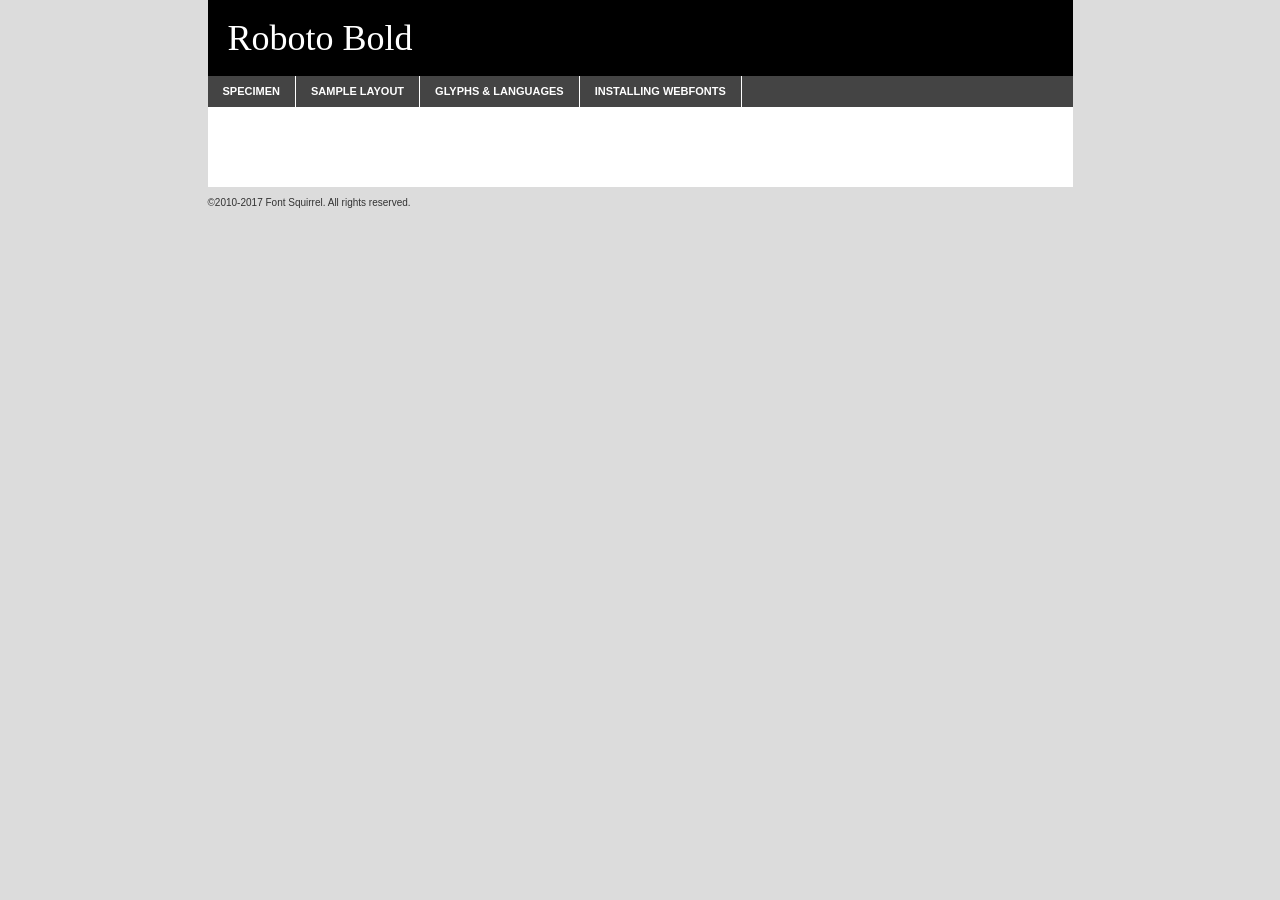
<file: fonts/roboto-bold-demo.html>
<!DOCTYPE html PUBLIC "-//W3C//DTD XHTML 1.0 Transitional//EN"
        "http://www.w3.org/TR/xhtml1/DTD/xhtml1-transitional.dtd">

<html xmlns="http://www.w3.org/1999/xhtml" xml:lang="en" lang="en">
<head>
    <meta http-equiv="Content-Type" content="text/html; charset=utf-8"/>
    <script src="http://ajax.googleapis.com/ajax/libs/jquery/1.7.2/jquery.min.js" type="text/javascript" charset="utf-8"></script>
    <script type="text/javascript">
		(function($) {
			$.fn.easyTabs = function(option) {
				var param = jQuery.extend({ fadeSpeed: 'fast', defaultContent: 1, activeClass: 'active' }, option);
				$(this).each(function() {
					var thisId = '#' + this.id;
					if ( param.defaultContent == '' )
					{
						param.defaultContent = 1;
					}
					if ( typeof param.defaultContent == 'number' )
					{
						var defaultTab = $(thisId + ' .tabs li:eq(' + (param.defaultContent - 1) + ') a').attr('href').substr(1);
					}
					else
					{
						var defaultTab = param.defaultContent;
					}
					$(thisId + ' .tabs li a').each(function() {
						var tabToHide = $(this).attr('href').substr(1);
						$('#' + tabToHide).addClass('easytabs-tab-content');
					});
					hideAll();
					changeContent(defaultTab);

					function hideAll() {$(thisId + ' .easytabs-tab-content').hide();}

					function changeContent(tabId)
					{
						hideAll();
						$(thisId + ' .tabs li').removeClass(param.activeClass);
						$(thisId + ' .tabs li a[href=#' + tabId + ']').closest('li').addClass(param.activeClass);
						if ( param.fadeSpeed != 'none' )
						{
							$(thisId + ' #' + tabId).fadeIn(param.fadeSpeed);
						}
						else
						{
							$(thisId + ' #' + tabId).show();
						}
					}

					$(thisId + ' .tabs li').click(function() {
						var tabId = $(this).find('a').attr('href').substr(1);
						changeContent(tabId);
						return false;
					});
				});
			}
		})(jQuery);
    </script>
    <link rel="stylesheet" href="specimen_files/specimen_stylesheet.css" type="text/css" charset="utf-8"/>
    <link rel="stylesheet" href="stylesheet.css" type="text/css" charset="utf-8"/>

    <style type="text/css">
        		body {
			font-family: 'robotobold';
        		}

            </style>

    <title>Roboto Bold Specimen</title>


    <script type="text/javascript" charset="utf-8">
		$(document).ready(function() {
			$('#container').easyTabs({ defaultContent: 1 });
		});
    </script>
</head>

<body>
<div id="container">
    <div id="header">
		Roboto Bold    </div>
    <ul class="tabs">
        <li><a href="#specimen">Specimen</a></li>
        <li><a href="#layout">Sample Layout</a></li>
		        <li><a href="#glyphs">Glyphs &amp; Languages</a></li>
        <li><a href="#installing">Installing Webfonts</a></li>

    </ul>

    <div id="main_content">


        <div id="specimen">

            <div class="section">
                <div class="grid12 firstcol">
                    <div class="huge">AaBb</div>
                </div>
            </div>

            <div class="section">
                <div class="glyph_range">A&#x200B;B&#x200b;C&#x200b;D&#x200b;E&#x200b;F&#x200b;G&#x200b;H&#x200b;I&#x200b;J&#x200b;K&#x200b;L&#x200b;M&#x200b;N&#x200b;O&#x200b;P&#x200b;Q&#x200b;R&#x200b;S&#x200b;T&#x200b;U&#x200b;V&#x200b;W&#x200b;X&#x200b;Y&#x200b;Z&#x200b;a&#x200b;b&#x200b;c&#x200b;d&#x200b;e&#x200b;f&#x200b;g&#x200b;h&#x200b;i&#x200b;j&#x200b;k&#x200b;l&#x200b;m&#x200b;n&#x200b;o&#x200b;p&#x200b;q&#x200b;r&#x200b;s&#x200b;t&#x200b;u&#x200b;v&#x200b;w&#x200b;x&#x200b;y&#x200b;z&#x200b;1&#x200b;2&#x200b;3&#x200b;4&#x200b;5&#x200b;6&#x200b;7&#x200b;8&#x200b;9&#x200b;0&#x200b;&amp;&#x200b;.&#x200b;,&#x200b;?&#x200b;!&#x200b;&#64;&#x200b;(&#x200b;)&#x200b;#&#x200b;$&#x200b;%&#x200b;*&#x200b;+&#x200b;-&#x200b;=&#x200b;:&#x200b;;</div>
            </div>
            <div class="section">
                <div class="grid12 firstcol">
                    <table class="sample_table">
                        <tr>
                            <td>10</td>
                            <td class="size10">abcdefghijklmnopqrstuvwxyzABCDEFGHIJKLMNOPQRSTUVWXYZ0123456789abcdefghijklmnopqrstuvwxyzABCDEFGHIJKLMNOPQRSTUVWXYZ0123456789abcdefghijklmnopqrstuvwxyzABCDEFGHIJKLMNOPQRSTUVWXYZ</td>
                        </tr>
                        <tr>
                            <td>11</td>
                            <td class="size11">abcdefghijklmnopqrstuvwxyzABCDEFGHIJKLMNOPQRSTUVWXYZ0123456789abcdefghijklmnopqrstuvwxyzABCDEFGHIJKLMNOPQRSTUVWXYZ0123456789abcdefghijklmnopqrstuvwxyzABCDEFGHIJKLMNOPQRSTUVWXYZ</td>
                        </tr>
                        <tr>
                            <td>12</td>
                            <td class="size12">abcdefghijklmnopqrstuvwxyzABCDEFGHIJKLMNOPQRSTUVWXYZ0123456789abcdefghijklmnopqrstuvwxyzABCDEFGHIJKLMNOPQRSTUVWXYZ0123456789abcdefghijklmnopqrstuvwxyzABCDEFGHIJKLMNOPQRSTUVWXYZ</td>
                        </tr>
                        <tr>
                            <td>13</td>
                            <td class="size13">abcdefghijklmnopqrstuvwxyzABCDEFGHIJKLMNOPQRSTUVWXYZ0123456789abcdefghijklmnopqrstuvwxyzABCDEFGHIJKLMNOPQRSTUVWXYZ0123456789abcdefghijklmnopqrstuvwxyzABCDEFGHIJKLMNOPQRSTUVWXYZ</td>
                        </tr>
                        <tr>
                            <td>14</td>
                            <td class="size14">abcdefghijklmnopqrstuvwxyzABCDEFGHIJKLMNOPQRSTUVWXYZ0123456789abcdefghijklmnopqrstuvwxyzABCDEFGHIJKLMNOPQRSTUVWXYZ0123456789abcdefghijklmnopqrstuvwxyzABCDEFGHIJKLMNOPQRSTUVWXYZ</td>
                        </tr>
                        <tr>
                            <td>16</td>
                            <td class="size16">abcdefghijklmnopqrstuvwxyzABCDEFGHIJKLMNOPQRSTUVWXYZ0123456789abcdefghijklmnopqrstuvwxyzABCDEFGHIJKLMNOPQRSTUVWXYZ</td>
                        </tr>
                        <tr>
                            <td>18</td>
                            <td class="size18">abcdefghijklmnopqrstuvwxyzABCDEFGHIJKLMNOPQRSTUVWXYZ0123456789abcdefghijklmnopqrstuvwxyzABCDEFGHIJKLMNOPQRSTUVWXYZ</td>
                        </tr>
                        <tr>
                            <td>20</td>
                            <td class="size20">abcdefghijklmnopqrstuvwxyzABCDEFGHIJKLMNOPQRSTUVWXYZ0123456789abcdefghijklmnopqrstuvwxyzABCDEFGHIJKLMNOPQRSTUVWXYZ</td>
                        </tr>
                        <tr>
                            <td>24</td>
                            <td class="size24">abcdefghijklmnopqrstuvwxyzABCDEFGHIJKLMNOPQRSTUVWXYZ0123456789abcdefghijklmnopqrstuvwxyzABCDEFGHIJKLMNOPQRSTUVWXYZ</td>
                        </tr>
                        <tr>
                            <td>30</td>
                            <td class="size30">abcdefghijklmnopqrstuvwxyzABCDEFGHIJKLMNOPQRSTUVWXYZ0123456789abcdefghijklmnopqrstuvwxyzABCDEFGHIJKLMNOPQRSTUVWXYZ</td>
                        </tr>
                        <tr>
                            <td>36</td>
                            <td class="size36">abcdefghijklmnopqrstuvwxyzABCDEFGHIJKLMNOPQRSTUVWXYZ0123456789abcdefghijklmnopqrstuvwxyzABCDEFGHIJKLMNOPQRSTUVWXYZ</td>
                        </tr>
                        <tr>
                            <td>48</td>
                            <td class="size48">abcdefghijklmnopqrstuvwxyzABCDEFGHIJKLMNOPQRSTUVWXYZ0123456789abcdefghijklmnopqrstuvwxyzABCDEFGHIJKLMNOPQRSTUVWXYZ</td>
                        </tr>
                        <tr>
                            <td>60</td>
                            <td class="size60">abcdefghijklmnopqrstuvwxyzABCDEFGHIJKLMNOPQRSTUVWXYZ0123456789abcdefghijklmnopqrstuvwxyzABCDEFGHIJKLMNOPQRSTUVWXYZ</td>
                        </tr>
                        <tr>
                            <td>72</td>
                            <td class="size72">abcdefghijklmnopqrstuvwxyzABCDEFGHIJKLMNOPQRSTUVWXYZ0123456789abcdefghijklmnopqrstuvwxyzABCDEFGHIJKLMNOPQRSTUVWXYZ</td>
                        </tr>
                        <tr>
                            <td>90</td>
                            <td class="size90">abcdefghijklmnopqrstuvwxyzABCDEFGHIJKLMNOPQRSTUVWXYZ0123456789abcdefghijklmnopqrstuvwxyzABCDEFGHIJKLMNOPQRSTUVWXYZ</td>
                        </tr>
                    </table>

                </div>

            </div>


            <div class="section" id="bodycomparison">


                <div id="xheight">
                    <div class="fontbody">&#x25FC;&#x25FC;&#x25FC;&#x25FC;&#x25FC;&#x25FC;&#x25FC;&#x25FC;&#x25FC;&#x25FC;&#x25FC;&#x25FC;&#x25FC;&#x25FC;&#x25FC;&#x25FC;&#x25FC;&#x25FC;&#x25FC;&#x25FC;&#x25FC;&#x25FC;&#x25FC;&#x25FC;&#x25FC;&#x25FC;&#x25FC;&#x25FC;&#x25FC;&#x25FC;&#x25FC;&#x25FC;&#x25FC;&#x25FC;&#x25FC;&#x25FC;&#x25FC;&#x25FC;&#x25FC;&#x25FC;&#x25FC;&#x25FC;&#x25FC;&#x25FC;&#x25FC;&#x25FC;&#x25FC;&#x25FC;&#x25FC;&#x25FC;&#x25FC;&#x25FC;&#x25FC;&#x25FC;&#x25FC;&#x25FC;&#x25FC;&#x25FC;&#x25FC;&#x25FC;&#x25FC;&#x25FC;&#x25FC;&#x25FC;&#x25FC;&#x25FC;&#x25FC;&#x25FC;&#x25FC;&#x25FC;&#x25FC;&#x25FC;&#x25FC;&#x25FC;&#x25FC;&#x25FC;&#x25FC;&#x25FC;&#x25FC;&#x25FC;&#x25FC;&#x25FC;&#x25FC;&#x25FC;&#x25FC;&#x25FC;&#x25FC;&#x25FC;&#x25FC;&#x25FC;&#x25FC;&#x25FC;&#x25FC;&#x25FC;&#x25FC;&#x25FC;&#x25FC;&#x25FC;&#x25FC;body</div>
                    <div class="arialbody">body</div>
                    <div class="verdanabody">body</div>
                    <div class="georgiabody">body</div>
                </div>
                <div class="fontbody" style="z-index:1">
                    body<span>Roboto Bold</span>
                </div>
                <div class="arialbody" style="z-index:1">
                    body<span>Arial</span>
                </div>
                <div class="verdanabody" style="z-index:1">
                    body<span>Verdana</span>
                </div>
                <div class="georgiabody" style="z-index:1">
                    body<span>Georgia</span>
                </div>


            </div>


            <div class="section psample psample_row1" id="">

                <div class="grid2 firstcol">
                    <p class="size10"><span>10.</span>Aenean lacinia bibendum nulla sed consectetur. Fusce dapibus, tellus ac cursus commodo, tortor mauris condimentum nibh, ut fermentum massa justo sit amet risus. Nullam id dolor id nibh ultricies vehicula ut id elit. Cum sociis natoque penatibus et magnis dis parturient montes, nascetur ridiculus mus. Nulla vitae elit libero, a pharetra augue.</p>

                </div>
                <div class="grid3">
                    <p class="size11"><span>11.</span>Aenean lacinia bibendum nulla sed consectetur. Fusce dapibus, tellus ac cursus commodo, tortor mauris condimentum nibh, ut fermentum massa justo sit amet risus. Nullam id dolor id nibh ultricies vehicula ut id elit. Cum sociis natoque penatibus et magnis dis parturient montes, nascetur ridiculus mus. Nulla vitae elit libero, a pharetra augue.</p>

                </div>
                <div class="grid3">
                    <p class="size12"><span>12.</span>Aenean lacinia bibendum nulla sed consectetur. Fusce dapibus, tellus ac cursus commodo, tortor mauris condimentum nibh, ut fermentum massa justo sit amet risus. Nullam id dolor id nibh ultricies vehicula ut id elit. Cum sociis natoque penatibus et magnis dis parturient montes, nascetur ridiculus mus. Nulla vitae elit libero, a pharetra augue.</p>

                </div>
                <div class="grid4">
                    <p class="size13"><span>13.</span>Aenean lacinia bibendum nulla sed consectetur. Fusce dapibus, tellus ac cursus commodo, tortor mauris condimentum nibh, ut fermentum massa justo sit amet risus. Nullam id dolor id nibh ultricies vehicula ut id elit. Cum sociis natoque penatibus et magnis dis parturient montes, nascetur ridiculus mus. Nulla vitae elit libero, a pharetra augue.</p>

                </div>
                <div class="white_blend"></div>

            </div>
            <div class="section psample psample_row2" id="">
                <div class="grid3 firstcol">
                    <p class="size14"><span>14.</span>Aenean lacinia bibendum nulla sed consectetur. Fusce dapibus, tellus ac cursus commodo, tortor mauris condimentum nibh, ut fermentum massa justo sit amet risus. Nullam id dolor id nibh ultricies vehicula ut id elit. Cum sociis natoque penatibus et magnis dis parturient montes, nascetur ridiculus mus. Nulla vitae elit libero, a pharetra augue.</p>

                </div>
                <div class="grid4">
                    <p class="size16"><span>16.</span>Aenean lacinia bibendum nulla sed consectetur. Fusce dapibus, tellus ac cursus commodo, tortor mauris condimentum nibh, ut fermentum massa justo sit amet risus. Nullam id dolor id nibh ultricies vehicula ut id elit. Cum sociis natoque penatibus et magnis dis parturient montes, nascetur ridiculus mus. Nulla vitae elit libero, a pharetra augue.</p>

                </div>
                <div class="grid5">
                    <p class="size18"><span>18.</span>Aenean lacinia bibendum nulla sed consectetur. Fusce dapibus, tellus ac cursus commodo, tortor mauris condimentum nibh, ut fermentum massa justo sit amet risus. Nullam id dolor id nibh ultricies vehicula ut id elit. Cum sociis natoque penatibus et magnis dis parturient montes, nascetur ridiculus mus. Nulla vitae elit libero, a pharetra augue.</p>

                </div>

                <div class="white_blend"></div>

            </div>

            <div class="section psample psample_row3" id="">
                <div class="grid5 firstcol">
                    <p class="size20"><span>20.</span>Aenean lacinia bibendum nulla sed consectetur. Fusce dapibus, tellus ac cursus commodo, tortor mauris condimentum nibh, ut fermentum massa justo sit amet risus. Nullam id dolor id nibh ultricies vehicula ut id elit. Cum sociis natoque penatibus et magnis dis parturient montes, nascetur ridiculus mus. Nulla vitae elit libero, a pharetra augue.</p>
                </div>
                <div class="grid7">
                    <p class="size24"><span>24.</span>Aenean lacinia bibendum nulla sed consectetur. Fusce dapibus, tellus ac cursus commodo, tortor mauris condimentum nibh, ut fermentum massa justo sit amet risus. Nullam id dolor id nibh ultricies vehicula ut id elit. Cum sociis natoque penatibus et magnis dis parturient montes, nascetur ridiculus mus. Nulla vitae elit libero, a pharetra augue.</p>
                </div>

                <div class="white_blend"></div>

            </div>

            <div class="section psample psample_row4" id="">
                <div class="grid12 firstcol">
                    <p class="size30"><span>30.</span>Aenean lacinia bibendum nulla sed consectetur. Fusce dapibus, tellus ac cursus commodo, tortor mauris condimentum nibh, ut fermentum massa justo sit amet risus. Nullam id dolor id nibh ultricies vehicula ut id elit. Cum sociis natoque penatibus et magnis dis parturient montes, nascetur ridiculus mus. Nulla vitae elit libero, a pharetra augue.</p>
                </div>
                <div class="white_blend"></div>

            </div>


            <div class="section psample psample_row1 fullreverse">
                <div class="grid2 firstcol">
                    <p class="size10"><span>10.</span>Aenean lacinia bibendum nulla sed consectetur. Fusce dapibus, tellus ac cursus commodo, tortor mauris condimentum nibh, ut fermentum massa justo sit amet risus. Nullam id dolor id nibh ultricies vehicula ut id elit. Cum sociis natoque penatibus et magnis dis parturient montes, nascetur ridiculus mus. Nulla vitae elit libero, a pharetra augue.</p>

                </div>
                <div class="grid3">
                    <p class="size11"><span>11.</span>Aenean lacinia bibendum nulla sed consectetur. Fusce dapibus, tellus ac cursus commodo, tortor mauris condimentum nibh, ut fermentum massa justo sit amet risus. Nullam id dolor id nibh ultricies vehicula ut id elit. Cum sociis natoque penatibus et magnis dis parturient montes, nascetur ridiculus mus. Nulla vitae elit libero, a pharetra augue.</p>

                </div>
                <div class="grid3">
                    <p class="size12"><span>12.</span>Aenean lacinia bibendum nulla sed consectetur. Fusce dapibus, tellus ac cursus commodo, tortor mauris condimentum nibh, ut fermentum massa justo sit amet risus. Nullam id dolor id nibh ultricies vehicula ut id elit. Cum sociis natoque penatibus et magnis dis parturient montes, nascetur ridiculus mus. Nulla vitae elit libero, a pharetra augue.</p>

                </div>
                <div class="grid4">
                    <p class="size13"><span>13.</span>Aenean lacinia bibendum nulla sed consectetur. Fusce dapibus, tellus ac cursus commodo, tortor mauris condimentum nibh, ut fermentum massa justo sit amet risus. Nullam id dolor id nibh ultricies vehicula ut id elit. Cum sociis natoque penatibus et magnis dis parturient montes, nascetur ridiculus mus. Nulla vitae elit libero, a pharetra augue.</p>

                </div>
                <div class="black_blend"></div>

            </div>

            <div class="section psample psample_row2 fullreverse">
                <div class="grid3 firstcol">
                    <p class="size14"><span>14.</span>Aenean lacinia bibendum nulla sed consectetur. Fusce dapibus, tellus ac cursus commodo, tortor mauris condimentum nibh, ut fermentum massa justo sit amet risus. Nullam id dolor id nibh ultricies vehicula ut id elit. Cum sociis natoque penatibus et magnis dis parturient montes, nascetur ridiculus mus. Nulla vitae elit libero, a pharetra augue.</p>

                </div>
                <div class="grid4">
                    <p class="size16"><span>16.</span>Aenean lacinia bibendum nulla sed consectetur. Fusce dapibus, tellus ac cursus commodo, tortor mauris condimentum nibh, ut fermentum massa justo sit amet risus. Nullam id dolor id nibh ultricies vehicula ut id elit. Cum sociis natoque penatibus et magnis dis parturient montes, nascetur ridiculus mus. Nulla vitae elit libero, a pharetra augue.</p>

                </div>
                <div class="grid5">
                    <p class="size18"><span>18.</span>Aenean lacinia bibendum nulla sed consectetur. Fusce dapibus, tellus ac cursus commodo, tortor mauris condimentum nibh, ut fermentum massa justo sit amet risus. Nullam id dolor id nibh ultricies vehicula ut id elit. Cum sociis natoque penatibus et magnis dis parturient montes, nascetur ridiculus mus. Nulla vitae elit libero, a pharetra augue.</p>

                </div>
                <div class="black_blend"></div>

            </div>

            <div class="section psample fullreverse psample_row3" id="">
                <div class="grid5 firstcol">
                    <p class="size20"><span>20.</span>Aenean lacinia bibendum nulla sed consectetur. Fusce dapibus, tellus ac cursus commodo, tortor mauris condimentum nibh, ut fermentum massa justo sit amet risus. Nullam id dolor id nibh ultricies vehicula ut id elit. Cum sociis natoque penatibus et magnis dis parturient montes, nascetur ridiculus mus. Nulla vitae elit libero, a pharetra augue.</p>
                </div>
                <div class="grid7">
                    <p class="size24"><span>24.</span>Aenean lacinia bibendum nulla sed consectetur. Fusce dapibus, tellus ac cursus commodo, tortor mauris condimentum nibh, ut fermentum massa justo sit amet risus. Nullam id dolor id nibh ultricies vehicula ut id elit. Cum sociis natoque penatibus et magnis dis parturient montes, nascetur ridiculus mus. Nulla vitae elit libero, a pharetra augue.</p>
                </div>

                <div class="black_blend"></div>

            </div>

            <div class="section psample fullreverse psample_row4" id="" style="border-bottom: 20px #000 solid;">
                <div class="grid12 firstcol">
                    <p class="size30"><span>30.</span>Aenean lacinia bibendum nulla sed consectetur. Fusce dapibus, tellus ac cursus commodo, tortor mauris condimentum nibh, ut fermentum massa justo sit amet risus. Nullam id dolor id nibh ultricies vehicula ut id elit. Cum sociis natoque penatibus et magnis dis parturient montes, nascetur ridiculus mus. Nulla vitae elit libero, a pharetra augue.</p>
                </div>
                <div class="black_blend"></div>

            </div>


        </div>

        <div id="layout">

            <div class="section">

                <div class="grid12 firstcol">
                    <h1>Lorem Ipsum Dolor</h1>
                    <h2>Etiam porta sem malesuada magna mollis euismod</h2>

                    <p class="byline">By <a href="#link">Aenean Lacinia</a></p>
                </div>
            </div>
            <div class="section">
                <div class="grid8 firstcol">
                    <p class="large">Donec sed odio dui. Morbi leo risus, porta ac consectetur ac, vestibulum at eros. Fusce dapibus, tellus ac cursus commodo, tortor mauris condimentum nibh, ut fermentum massa justo sit amet risus. </p>


                    <h3>Pellentesque ornare sem</h3>

                    <p>Maecenas sed diam eget risus varius blandit sit amet non magna. Maecenas faucibus mollis interdum. Donec ullamcorper nulla non metus auctor fringilla. Nullam id dolor id nibh ultricies vehicula ut id elit. Nullam id dolor id nibh ultricies vehicula ut id elit. </p>

                    <p>Aenean eu leo quam. Pellentesque ornare sem lacinia quam venenatis vestibulum. Lorem ipsum dolor sit amet, consectetur adipiscing elit. Cum sociis natoque penatibus et magnis dis parturient montes, nascetur ridiculus mus. </p>

                    <p>Nulla vitae elit libero, a pharetra augue. Praesent commodo cursus magna, vel scelerisque nisl consectetur et. Aenean lacinia bibendum nulla sed consectetur. </p>

                    <p>Nullam quis risus eget urna mollis ornare vel eu leo. Nullam quis risus eget urna mollis ornare vel eu leo. Maecenas sed diam eget risus varius blandit sit amet non magna. Donec ullamcorper nulla non metus auctor fringilla. </p>

                    <h3>Cras mattis consectetur</h3>

                    <p>Aenean eu leo quam. Pellentesque ornare sem lacinia quam venenatis vestibulum. Aenean lacinia bibendum nulla sed consectetur. Integer posuere erat a ante venenatis dapibus posuere velit aliquet. Cras mattis consectetur purus sit amet fermentum. </p>

                    <p>Nullam id dolor id nibh ultricies vehicula ut id elit. Nullam quis risus eget urna mollis ornare vel eu leo. Cras mattis consectetur purus sit amet fermentum.</p>
                </div>

                <div class="grid4 sidebar">

                    <div class="box reverse">
                        <p class="last">Nullam quis risus eget urna mollis ornare vel eu leo. Donec ullamcorper nulla non metus auctor fringilla. Cras mattis consectetur purus sit amet fermentum. Sed posuere consectetur est at lobortis. Lorem ipsum dolor sit amet, consectetur adipiscing elit. </p>
                    </div>

                    <p class="caption">Maecenas sed diam eget risus varius.</p>

                    <p>Vestibulum id ligula porta felis euismod semper. Integer posuere erat a ante venenatis dapibus posuere velit aliquet. Vestibulum id ligula porta felis euismod semper. Sed posuere consectetur est at lobortis. Maecenas sed diam eget risus varius blandit sit amet non magna. Fusce dapibus, tellus ac cursus commodo, tortor mauris condimentum nibh, ut fermentum massa justo sit amet risus. </p>


                    <p>Duis mollis, est non commodo luctus, nisi erat porttitor ligula, eget lacinia odio sem nec elit. Aenean lacinia bibendum nulla sed consectetur. Vivamus sagittis lacus vel augue laoreet rutrum faucibus dolor auctor. Aenean lacinia bibendum nulla sed consectetur. Nullam quis risus eget urna mollis ornare vel eu leo. </p>

                    <p>Praesent commodo cursus magna, vel scelerisque nisl consectetur et. Donec ullamcorper nulla non metus auctor fringilla. Maecenas faucibus mollis interdum. Fusce dapibus, tellus ac cursus commodo, tortor mauris condimentum nibh, ut fermentum massa justo sit amet risus. </p>

                </div>
            </div>

        </div>


		

        <div id="glyphs">
            <div class="section">
                <div class="grid12 firstcol">

                    <h1>Language Support</h1>
                    <p>The subset of Roboto Bold in this kit supports the following languages:<br/>

						Albanian, Basque, Breton, Chamorro, Danish, Dutch, English, Faroese, Finnish, French, Frisian, Galician, German, Icelandic, Italian, Malagasy, Norwegian, Portuguese, Spanish, Alsatian, Aragonese, Arapaho, Arrernte, Asturian, Aymara, Bislama, Cebuano, Corsican, Fijian, French_creole, Genoese, Gilbertese, Greenlandic, Haitian_creole, Hiligaynon, Hmong, Hopi, Ibanag, Iloko_ilokano, Indonesian, Interglossa_glosa, Interlingua, Irish_gaelic, Jerriais, Lojban, Lombard, Luxembourgeois, Manx, Mohawk, Norfolk_pitcairnese, Occitan, Oromo, Pangasinan, Papiamento, Piedmontese, Potawatomi, Rhaeto-romance, Romansh, Rotokas, Sami_lule, Samoan, Sardinian, Scots_gaelic, Seychelles_creole, Shona, Sicilian, Somali, Southern_ndebele, Swahili, Swati_swazi, Tagalog_filipino_pilipino, Tetum, Tok_pisin, Uyghur_latinized, Volapuk, Walloon, Warlpiri, Xhosa, Yapese, Zulu, Latinbasic, Ubasic, Demo                    </p>
                    <h1>Glyph Chart</h1>
                    <p>The subset of Roboto Bold in this kit includes all the glyphs listed below. Unicode entities are included above each glyph to help you insert individual characters into your layout.</p>
                    <div id="glyph_chart">

																																	                                <div><p>&amp;#2;</p>&#2;</div>
																				                                <div><p>&amp;#13;</p>&#13;</div>
																				                                <div><p>&amp;#32;</p>&#32;</div>
																				                                <div><p>&amp;#33;</p>&#33;</div>
																				                                <div><p>&amp;#34;</p>&#34;</div>
																				                                <div><p>&amp;#35;</p>&#35;</div>
																				                                <div><p>&amp;#36;</p>&#36;</div>
																				                                <div><p>&amp;#37;</p>&#37;</div>
																				                                <div><p>&amp;#38;</p>&#38;</div>
																				                                <div><p>&amp;#39;</p>&#39;</div>
																				                                <div><p>&amp;#40;</p>&#40;</div>
																				                                <div><p>&amp;#41;</p>&#41;</div>
																				                                <div><p>&amp;#42;</p>&#42;</div>
																				                                <div><p>&amp;#43;</p>&#43;</div>
																				                                <div><p>&amp;#44;</p>&#44;</div>
																				                                <div><p>&amp;#45;</p>&#45;</div>
																				                                <div><p>&amp;#46;</p>&#46;</div>
																				                                <div><p>&amp;#47;</p>&#47;</div>
																				                                <div><p>&amp;#48;</p>&#48;</div>
																				                                <div><p>&amp;#49;</p>&#49;</div>
																				                                <div><p>&amp;#50;</p>&#50;</div>
																				                                <div><p>&amp;#51;</p>&#51;</div>
																				                                <div><p>&amp;#52;</p>&#52;</div>
																				                                <div><p>&amp;#53;</p>&#53;</div>
																				                                <div><p>&amp;#54;</p>&#54;</div>
																				                                <div><p>&amp;#55;</p>&#55;</div>
																				                                <div><p>&amp;#56;</p>&#56;</div>
																				                                <div><p>&amp;#57;</p>&#57;</div>
																				                                <div><p>&amp;#58;</p>&#58;</div>
																				                                <div><p>&amp;#59;</p>&#59;</div>
																				                                <div><p>&amp;#60;</p>&#60;</div>
																				                                <div><p>&amp;#61;</p>&#61;</div>
																				                                <div><p>&amp;#62;</p>&#62;</div>
																				                                <div><p>&amp;#63;</p>&#63;</div>
																				                                <div><p>&amp;#64;</p>&#64;</div>
																				                                <div><p>&amp;#65;</p>&#65;</div>
																				                                <div><p>&amp;#66;</p>&#66;</div>
																				                                <div><p>&amp;#67;</p>&#67;</div>
																				                                <div><p>&amp;#68;</p>&#68;</div>
																				                                <div><p>&amp;#69;</p>&#69;</div>
																				                                <div><p>&amp;#70;</p>&#70;</div>
																				                                <div><p>&amp;#71;</p>&#71;</div>
																				                                <div><p>&amp;#72;</p>&#72;</div>
																				                                <div><p>&amp;#73;</p>&#73;</div>
																				                                <div><p>&amp;#74;</p>&#74;</div>
																				                                <div><p>&amp;#75;</p>&#75;</div>
																				                                <div><p>&amp;#76;</p>&#76;</div>
																				                                <div><p>&amp;#77;</p>&#77;</div>
																				                                <div><p>&amp;#78;</p>&#78;</div>
																				                                <div><p>&amp;#79;</p>&#79;</div>
																				                                <div><p>&amp;#80;</p>&#80;</div>
																				                                <div><p>&amp;#81;</p>&#81;</div>
																				                                <div><p>&amp;#82;</p>&#82;</div>
																				                                <div><p>&amp;#83;</p>&#83;</div>
																				                                <div><p>&amp;#84;</p>&#84;</div>
																				                                <div><p>&amp;#85;</p>&#85;</div>
																				                                <div><p>&amp;#86;</p>&#86;</div>
																				                                <div><p>&amp;#87;</p>&#87;</div>
																				                                <div><p>&amp;#88;</p>&#88;</div>
																				                                <div><p>&amp;#89;</p>&#89;</div>
																				                                <div><p>&amp;#90;</p>&#90;</div>
																				                                <div><p>&amp;#91;</p>&#91;</div>
																				                                <div><p>&amp;#92;</p>&#92;</div>
																				                                <div><p>&amp;#93;</p>&#93;</div>
																				                                <div><p>&amp;#94;</p>&#94;</div>
																				                                <div><p>&amp;#95;</p>&#95;</div>
																				                                <div><p>&amp;#96;</p>&#96;</div>
																				                                <div><p>&amp;#97;</p>&#97;</div>
																				                                <div><p>&amp;#98;</p>&#98;</div>
																				                                <div><p>&amp;#99;</p>&#99;</div>
																				                                <div><p>&amp;#100;</p>&#100;</div>
																				                                <div><p>&amp;#101;</p>&#101;</div>
																				                                <div><p>&amp;#102;</p>&#102;</div>
																				                                <div><p>&amp;#103;</p>&#103;</div>
																				                                <div><p>&amp;#104;</p>&#104;</div>
																				                                <div><p>&amp;#105;</p>&#105;</div>
																				                                <div><p>&amp;#106;</p>&#106;</div>
																				                                <div><p>&amp;#107;</p>&#107;</div>
																				                                <div><p>&amp;#108;</p>&#108;</div>
																				                                <div><p>&amp;#109;</p>&#109;</div>
																				                                <div><p>&amp;#110;</p>&#110;</div>
																				                                <div><p>&amp;#111;</p>&#111;</div>
																				                                <div><p>&amp;#112;</p>&#112;</div>
																				                                <div><p>&amp;#113;</p>&#113;</div>
																				                                <div><p>&amp;#114;</p>&#114;</div>
																				                                <div><p>&amp;#115;</p>&#115;</div>
																				                                <div><p>&amp;#116;</p>&#116;</div>
																				                                <div><p>&amp;#117;</p>&#117;</div>
																				                                <div><p>&amp;#118;</p>&#118;</div>
																				                                <div><p>&amp;#119;</p>&#119;</div>
																				                                <div><p>&amp;#120;</p>&#120;</div>
																				                                <div><p>&amp;#121;</p>&#121;</div>
																				                                <div><p>&amp;#122;</p>&#122;</div>
																				                                <div><p>&amp;#123;</p>&#123;</div>
																				                                <div><p>&amp;#124;</p>&#124;</div>
																				                                <div><p>&amp;#125;</p>&#125;</div>
																				                                <div><p>&amp;#126;</p>&#126;</div>
																				                                <div><p>&amp;#160;</p>&#160;</div>
																				                                <div><p>&amp;#161;</p>&#161;</div>
																				                                <div><p>&amp;#162;</p>&#162;</div>
																				                                <div><p>&amp;#163;</p>&#163;</div>
																				                                <div><p>&amp;#164;</p>&#164;</div>
																				                                <div><p>&amp;#165;</p>&#165;</div>
																				                                <div><p>&amp;#166;</p>&#166;</div>
																				                                <div><p>&amp;#167;</p>&#167;</div>
																				                                <div><p>&amp;#168;</p>&#168;</div>
																				                                <div><p>&amp;#169;</p>&#169;</div>
																				                                <div><p>&amp;#170;</p>&#170;</div>
																				                                <div><p>&amp;#171;</p>&#171;</div>
																				                                <div><p>&amp;#172;</p>&#172;</div>
																				                                <div><p>&amp;#173;</p>&#173;</div>
																				                                <div><p>&amp;#174;</p>&#174;</div>
																				                                <div><p>&amp;#175;</p>&#175;</div>
																				                                <div><p>&amp;#176;</p>&#176;</div>
																				                                <div><p>&amp;#177;</p>&#177;</div>
																				                                <div><p>&amp;#178;</p>&#178;</div>
																				                                <div><p>&amp;#179;</p>&#179;</div>
																				                                <div><p>&amp;#180;</p>&#180;</div>
																				                                <div><p>&amp;#181;</p>&#181;</div>
																				                                <div><p>&amp;#182;</p>&#182;</div>
																				                                <div><p>&amp;#183;</p>&#183;</div>
																				                                <div><p>&amp;#184;</p>&#184;</div>
																				                                <div><p>&amp;#185;</p>&#185;</div>
																				                                <div><p>&amp;#186;</p>&#186;</div>
																				                                <div><p>&amp;#187;</p>&#187;</div>
																				                                <div><p>&amp;#188;</p>&#188;</div>
																				                                <div><p>&amp;#189;</p>&#189;</div>
																				                                <div><p>&amp;#190;</p>&#190;</div>
																				                                <div><p>&amp;#191;</p>&#191;</div>
																				                                <div><p>&amp;#192;</p>&#192;</div>
																				                                <div><p>&amp;#193;</p>&#193;</div>
																				                                <div><p>&amp;#194;</p>&#194;</div>
																				                                <div><p>&amp;#195;</p>&#195;</div>
																				                                <div><p>&amp;#196;</p>&#196;</div>
																				                                <div><p>&amp;#197;</p>&#197;</div>
																				                                <div><p>&amp;#198;</p>&#198;</div>
																				                                <div><p>&amp;#199;</p>&#199;</div>
																				                                <div><p>&amp;#200;</p>&#200;</div>
																				                                <div><p>&amp;#201;</p>&#201;</div>
																				                                <div><p>&amp;#202;</p>&#202;</div>
																				                                <div><p>&amp;#203;</p>&#203;</div>
																				                                <div><p>&amp;#204;</p>&#204;</div>
																				                                <div><p>&amp;#205;</p>&#205;</div>
																				                                <div><p>&amp;#206;</p>&#206;</div>
																				                                <div><p>&amp;#207;</p>&#207;</div>
																				                                <div><p>&amp;#208;</p>&#208;</div>
																				                                <div><p>&amp;#209;</p>&#209;</div>
																				                                <div><p>&amp;#210;</p>&#210;</div>
																				                                <div><p>&amp;#211;</p>&#211;</div>
																				                                <div><p>&amp;#212;</p>&#212;</div>
																				                                <div><p>&amp;#213;</p>&#213;</div>
																				                                <div><p>&amp;#214;</p>&#214;</div>
																				                                <div><p>&amp;#215;</p>&#215;</div>
																				                                <div><p>&amp;#216;</p>&#216;</div>
																				                                <div><p>&amp;#217;</p>&#217;</div>
																				                                <div><p>&amp;#218;</p>&#218;</div>
																				                                <div><p>&amp;#219;</p>&#219;</div>
																				                                <div><p>&amp;#220;</p>&#220;</div>
																				                                <div><p>&amp;#221;</p>&#221;</div>
																				                                <div><p>&amp;#222;</p>&#222;</div>
																				                                <div><p>&amp;#223;</p>&#223;</div>
																				                                <div><p>&amp;#224;</p>&#224;</div>
																				                                <div><p>&amp;#225;</p>&#225;</div>
																				                                <div><p>&amp;#226;</p>&#226;</div>
																				                                <div><p>&amp;#227;</p>&#227;</div>
																				                                <div><p>&amp;#228;</p>&#228;</div>
																				                                <div><p>&amp;#229;</p>&#229;</div>
																				                                <div><p>&amp;#230;</p>&#230;</div>
																				                                <div><p>&amp;#231;</p>&#231;</div>
																				                                <div><p>&amp;#232;</p>&#232;</div>
																				                                <div><p>&amp;#233;</p>&#233;</div>
																				                                <div><p>&amp;#234;</p>&#234;</div>
																				                                <div><p>&amp;#235;</p>&#235;</div>
																				                                <div><p>&amp;#236;</p>&#236;</div>
																				                                <div><p>&amp;#237;</p>&#237;</div>
																				                                <div><p>&amp;#238;</p>&#238;</div>
																				                                <div><p>&amp;#239;</p>&#239;</div>
																				                                <div><p>&amp;#240;</p>&#240;</div>
																				                                <div><p>&amp;#241;</p>&#241;</div>
																				                                <div><p>&amp;#242;</p>&#242;</div>
																				                                <div><p>&amp;#243;</p>&#243;</div>
																				                                <div><p>&amp;#244;</p>&#244;</div>
																				                                <div><p>&amp;#245;</p>&#245;</div>
																				                                <div><p>&amp;#246;</p>&#246;</div>
																				                                <div><p>&amp;#247;</p>&#247;</div>
																				                                <div><p>&amp;#248;</p>&#248;</div>
																				                                <div><p>&amp;#249;</p>&#249;</div>
																				                                <div><p>&amp;#250;</p>&#250;</div>
																				                                <div><p>&amp;#251;</p>&#251;</div>
																				                                <div><p>&amp;#252;</p>&#252;</div>
																				                                <div><p>&amp;#253;</p>&#253;</div>
																				                                <div><p>&amp;#254;</p>&#254;</div>
																				                                <div><p>&amp;#255;</p>&#255;</div>
																				                                <div><p>&amp;#338;</p>&#338;</div>
																				                                <div><p>&amp;#339;</p>&#339;</div>
																				                                <div><p>&amp;#376;</p>&#376;</div>
																				                                <div><p>&amp;#710;</p>&#710;</div>
																				                                <div><p>&amp;#732;</p>&#732;</div>
																				                                <div><p>&amp;#8192;</p>&#8192;</div>
																				                                <div><p>&amp;#8193;</p>&#8193;</div>
																				                                <div><p>&amp;#8194;</p>&#8194;</div>
																				                                <div><p>&amp;#8195;</p>&#8195;</div>
																				                                <div><p>&amp;#8196;</p>&#8196;</div>
																				                                <div><p>&amp;#8197;</p>&#8197;</div>
																				                                <div><p>&amp;#8198;</p>&#8198;</div>
																				                                <div><p>&amp;#8199;</p>&#8199;</div>
																				                                <div><p>&amp;#8200;</p>&#8200;</div>
																				                                <div><p>&amp;#8201;</p>&#8201;</div>
																				                                <div><p>&amp;#8202;</p>&#8202;</div>
																				                                <div><p>&amp;#8208;</p>&#8208;</div>
																				                                <div><p>&amp;#8209;</p>&#8209;</div>
																				                                <div><p>&amp;#8210;</p>&#8210;</div>
																				                                <div><p>&amp;#8211;</p>&#8211;</div>
																				                                <div><p>&amp;#8212;</p>&#8212;</div>
																				                                <div><p>&amp;#8216;</p>&#8216;</div>
																				                                <div><p>&amp;#8217;</p>&#8217;</div>
																				                                <div><p>&amp;#8218;</p>&#8218;</div>
																				                                <div><p>&amp;#8220;</p>&#8220;</div>
																				                                <div><p>&amp;#8221;</p>&#8221;</div>
																				                                <div><p>&amp;#8222;</p>&#8222;</div>
																				                                <div><p>&amp;#8226;</p>&#8226;</div>
																				                                <div><p>&amp;#8230;</p>&#8230;</div>
																				                                <div><p>&amp;#8239;</p>&#8239;</div>
																				                                <div><p>&amp;#8249;</p>&#8249;</div>
																				                                <div><p>&amp;#8250;</p>&#8250;</div>
																				                                <div><p>&amp;#8287;</p>&#8287;</div>
																				                                <div><p>&amp;#8364;</p>&#8364;</div>
																				                                <div><p>&amp;#8482;</p>&#8482;</div>
																				                                <div><p>&amp;#9724;</p>&#9724;</div>
																				                                <div><p>&amp;#64257;</p>&#64257;</div>
																				                                <div><p>&amp;#64258;</p>&#64258;</div>
																				                                <div><p>&amp;#64259;</p>&#64259;</div>
																				                                <div><p>&amp;#64260;</p>&#64260;</div>
																																                    </div>
                </div>


            </div>
        </div>


        <div id="specs">

        </div>

        <div id="installing">
            <div class="section">
                <div class="grid7 firstcol">
                    <h1>Installing Webfonts</h1>

                    <p>Webfonts are supported by all major browser platforms but not all in the same way. There are currently four different font formats that must be included in order to target all browsers. This includes TTF, WOFF, EOT and SVG.</p>

                    <h2>1. Upload your webfonts</h2>
                    <p>You must upload your webfont kit to your website. They should be in or near the same directory as your CSS files.</p>

                    <h2>2. Include the webfont stylesheet</h2>
                    <p>A special CSS @font-face declaration helps the various browsers select the appropriate font it needs without causing you a bunch of headaches. Learn more about this syntax by reading the <a href="https://www.fontspring.com/blog/further-hardening-of-the-bulletproof-syntax">Fontspring blog post</a> about it. The code for it is as follows:</p>


                    <code>
                        @font-face{
                        font-family: 'MyWebFont';
                        src: url('WebFont.eot');
                        src: url('WebFont.eot?#iefix') format('embedded-opentype'),
                        url('WebFont.woff') format('woff'),
                        url('WebFont.ttf') format('truetype'),
                        url('WebFont.svg#webfont') format('svg');
                        }
                    </code>

                    <p>We've already gone ahead and generated the code for you. All you have to do is link to the stylesheet in your HTML, like this:</p>
                    <code>&lt;link rel=&quot;stylesheet&quot; href=&quot;stylesheet.css&quot; type=&quot;text/css&quot; charset=&quot;utf-8&quot; /&gt;</code>

                    <h2>3. Modify your own stylesheet</h2>
                    <p>To take advantage of your new fonts, you must tell your stylesheet to use them. Look at the original @font-face declaration above and find the property called "font-family." The name linked there will be what you use to reference the font. Prepend that webfont name to the font stack in the "font-family" property, inside the selector you want to change. For example:</p>
                    <code>p { font-family: 'WebFont', Arial, sans-serif; }</code>

                    <h2>4. Test</h2>
                    <p>Getting webfonts to work cross-browser <em>can</em> be tricky. Use the information in the sidebar to help you if you find that fonts aren't loading in a particular browser.</p>
                </div>

                <div class="grid5 sidebar">
                    <div class="box">
                        <h2>Troubleshooting<br/>Font-Face Problems</h2>
                        <p>Having trouble getting your webfonts to load in your new website? Here are some tips to sort out what might be the problem.</p>

                        <h3>Fonts not showing in any browser</h3>

                        <p>This sounds like you need to work on the plumbing. You either did not upload the fonts to the correct directory, or you did not link the fonts properly in the CSS. If you've confirmed that all this is correct and you still have a problem, take a look at your .htaccess file and see if requests are getting intercepted.</p>

                        <h3>Fonts not loading in iPhone or iPad</h3>

                        <p>The most common problem here is that you are serving the fonts from an IIS server. IIS refuses to serve files that have unknown MIME types. If that is the case, you must set the MIME type for SVG to "image/svg+xml" in the server settings. Follow these instructions from Microsoft if you need help.</p>

                        <h3>Fonts not loading in Firefox</h3>

                        <p>The primary reason for this failure? You are still using a version Firefox older than 3.5. So upgrade already! If that isn't it, then you are very likely serving fonts from a different domain. Firefox requires that all font assets be served from the same domain. Lastly it is possible that you need to add WOFF to your list of MIME types (if you are serving via IIS.)</p>

                        <h3>Fonts not loading in IE</h3>

                        <p>Are you looking at Internet Explorer on an actual Windows machine or are you cheating by using a service like Adobe BrowserLab? Many of these screenshot services do not render @font-face for IE. Best to test it on a real machine.</p>

                        <h3>Fonts not loading in IE9</h3>

                        <p>IE9, like Firefox, requires that fonts be served from the same domain as the website. Make sure that is the case.</p>
                    </div>
                </div>
            </div>

        </div>

    </div>
    <div id="footer">
        <p>&copy;2010-2017 Font Squirrel. All rights reserved.</p>
    </div>
</div>
</body>
</html>
</file>
<file: SCSS/main.css>
@import url("https://fonts.googleapis.com/css2?family=Lato:wght@100&display=swap");
@import url("https://fonts.googleapis.com/css2?family=Poppins&family=Roboto:ital,wght@0,100;0,300;0,400;0,500;0,700;0,900;1,100;1,300;1,400;1,500;1,700;1,900&display=swap");
* {
  padding: 0;
  margin: 0;
}

body::-webkit-scrollbar-thumb {
  background: #aaa;
  border-radius: 15px;
}
body::-webkit-scrollbar {
  background: none;
  width: 0.6em;
}

body {
  background: #0f0f0f;
  font-family: "Roboto", sans-serif;
  height: 1000vh;
  height: 3000vh;
  overflow-x: hidden;
}
body .central {
  margin: 0 auto;
  max-width: 2500px;
}

.sticky {
  background: red;
  position: sticky;
  top: 0;
  background: #0f0f0f;
  z-index: 1;
}

.linee {
  height: 2px;
  width: 0;
  background-color: red;
  position: absolute;
  top: 0;
  z-index: 10;
  left: 0;
  transition: 2s ease-in;
}

nav {
  display: flex;
  justify-content: space-between;
  align-items: start;
  padding: 0.48em 0.5em;
  align-items: center;
  margin-right: 2em;
  background: #0f0f0f;
}
nav svg {
  fill: white;
}
nav .logo {
  cursor: pointer;
}
nav .search-container,
nav .left,
nav .middle,
nav .right {
  display: flex;
  align-items: center;
  gap: 0 1em;
}
nav .left {
  gap: 0 1.65em;
}
nav .left .menu-bars {
  transform: translateX(9px);
  cursor: pointer;
  padding: 0.47em 0.3em;
  border-radius: 50%;
  outline: 0.2px solid transparent;
}
nav .left .menu-bars:active {
  outline: 0.2px solid white;
}
nav .left .menu-bars:hover {
  transition: 0.7s;
  background: #282828;
  padding: 0.47em 0.3em;
  border-radius: 50%;
}
nav .right {
  gap: 0 0.8em;
}
nav .right .camera {
  padding: 0.4em 0.2em;
  display: grid;
  place-content: center;
  border-radius: 50%;
  margin-top: 4px;
  cursor: pointer;
  position: relative;
}
nav .right .camera span {
  left: -5px;
}
nav .right .camera-fill {
  display: none;
}
nav .right .camera-two-style {
  padding: 0.04em 0.2em;
  display: grid;
  place-content: center;
}
nav .right .camera-two-none {
  display: none;
}
nav .right .camera-two {
  display: none;
  fill: transparent;
}
nav .right .camera-two-hover {
  background: none;
}
nav .right .camera:hover,
nav .right .notifications:hover {
  background-color: #282828;
}
nav .right .upload {
  position: absolute;
  background: #282828;
  min-width: -moz-max-content;
  min-width: max-content;
  color: white;
  border-radius: 7px;
  font-size: 14px;
  display: none;
  padding: 0.6em 0;
  top: 3.1em;
  z-index: 4;
}
nav .right .upload-two {
  display: block;
}
nav .right .upload .fs {
  padding: 0.5em 2.5em 0.5em 1.5em;
  display: flex;
  align-items: center;
  gap: 0 1em;
}
nav .right .upload .fs:hover {
  background: #3e3e3e;
}
nav .search-container {
  width: 37.5em;
  transition: 0.5s;
  margin-left: 1.5em;
  gap: 0;
  position: relative;
}
nav .search-container .x-button {
  position: absolute;
  right: 10%;
  border-radius: 50%;
  border: none;
  width: 1em;
  height: 1em;
  display: grid;
  place-content: center;
  cursor: pointer;
  font-family: "lato";
  font-weight: 100;
  z-index: 1;
  font-size: 45px;
  color: white;
  background: none;
}
nav .search-container .x-button:active {
  background-color: rgba(112, 112, 112, 0.4352941176);
}
nav .search-container .x-button:hover {
  background: rgba(115, 113, 113, 0.4352941176);
}
nav .search-container .x-button-two {
  display: none;
}
nav .search-container input {
  padding: 0.6em 1em;
  width: 100%;
  background-color: #121212;
  border: 1px solid #2b2b2b;
  border-right: none;
  outline: none;
  font-size: 16px;
  border-radius: 30px 0 0 30px;
  font-family: "roboto";
  color: white;
}
nav .search-container input:focus {
  border: 1px solid rgb(98, 98, 243);
  border-radius: 0;
}
nav .search-container input:focus + .pop-svg {
  visibility: visible;
  border: 1px solid rgb(98, 98, 243);
  border-right: none;
}
nav .search-container .pop-svg {
  background: #121212;
  border: 1px solid 1px solid #2b2b2b;
  position: absolute;
  left: -32px;
  visibility: hidden;
  padding: 0.45em 1.5em;
  border-radius: 30px 0 0 30px;
  padding-right: 0;
  border-right: none;
}
nav .search-container .pop-svg svg {
  transform: translateX(-7px);
  padding: 0;
}
nav .notifications span,
nav .camera span,
nav .mic span,
nav .search-icon span {
  position: absolute;
  color: white;
  padding: 0.85em 0.6em;
  background: rgba(112, 112, 112, 0.8901960784);
  border-radius: 4px;
  font-size: 12px;
  left: 6px;
  top: 5em;
  visibility: hidden;
  opacity: 0;
}
nav .search-icon {
  background: #282828;
  padding: 0.45em 1em;
  border-radius: 0 25px 25px 0;
  border: 1px solid #2b2b2b;
  cursor: pointer;
  position: relative;
}
nav .notifications:hover span,
nav .camera:hover span,
nav .mic:hover span,
nav .search-icon:hover span {
  visibility: visible;
  opacity: 1;
  transition: 0.4s;
  z-index: 3;
}
nav .notifications {
  position: relative;
  padding: 0.45em 0.3em;
  border-radius: 50%;
  cursor: pointer;
  transform: translateX(-2 [x]);
  z-index: 2;
}
nav .notifications p {
  color: white;
  position: absolute;
  top: 3px;
  right: -5.5px;
  display: inline-block;
  padding: 0 4px;
  min-width: 8px;
  max-width: 18px;
  height: 16px;
  border: 1px solid #212121;
  border-radius: 22px;
  text-align: center;
  font-family: "roboto";
  font-size: 12px;
  font-weight: 400;
  line-height: 16px;
  background: #c00;
}
nav .notifications span {
  left: -1.5em;
}
nav .mic {
  background-color: #282828;
  padding: 0.47em;
  border-radius: 50%;
  position: relative;
  cursor: pointer;
}
nav .mic:hover {
  background-color: rgba(71, 71, 71, 0.6784313725);
}
nav .mic span {
  width: 10em;
  left: -4em;
  top: 4.8em;
}
nav .user {
  height: 32px;
  width: 32px;
  background-size: cover;
  background-position: center;
  cursor: pointer;
  transform: translateX(5px);
}
nav .user img {
  width: 100%;
  border-radius: 50%;
  height: 100%;
}

.categories {
  display: flex;
  align-self: flex-end;
  padding: 0.8em 0;
  padding-bottom: 0;
  background: #0f0f0f;
  z-index: 1;
  max-width: 92%;
  position: relative;
}
.categories .category-section {
  display: flex;
  align-self: flex-start;
  overflow: scroll;
  max-width: 98%;
  scroll-behavior: smooth;
}
.categories .category-section::-webkit-scrollbar-corner {
  display: none;
}
.categories .category-section::-webkit-scrollbar {
  visibility: hidden;
}
.categories .category-section .category {
  margin-right: 0.7em;
  word-wrap: none;
  white-space: nowrap;
  color: #F1F1F1;
  border: none;
  border-radius: 7px;
  background: #282828;
  font-size: 14px;
  font-weight: 600;
  display: block;
  cursor: pointer;
  letter-spacing: -0.6px;
  padding: 0.5em 0.9em;
}
.categories .category-section .hover-cat:hover {
  background-color: #4d4c4c;
  transition: background-color 150ms;
}
.categories .category-section .active-cat {
  background-color: #F1F1F1;
  color: #000;
}

.push {
  display: grid;
  place-content: center;
  width: 4.5em;
  height: 85%;
  position: absolute;
  background: linear-gradient(to right, rgba(0, 0, 0, 0), #0f0f0f 50%);
  right: 10px;
  top: 0;
}
.push span {
  position: absolute;
  color: white;
  padding: 0.85em 0.6em;
  background: rgba(112, 112, 112, 0.8901960784);
  border-radius: 4px;
  font-size: 12px;
  left: 35px;
  top: 5em;
  visibility: hidden;
  opacity: 0;
  transition: 0.3s;
}
.push svg {
  fill: white;
  height: 100%;
  padding: 0.9em;
  border-radius: 50%;
  transform: translate(25px, 2px);
  cursor: pointer;
}
.push svg:hover {
  background: #4d4c4c;
}
.push .arrow-right svg:hover + span {
  visibility: visible;
  opacity: 1;
}

.push-two {
  display: grid;
  place-content: center;
  width: 4.5em;
  height: 85%;
  position: absolute;
  background: linear-gradient(to left, rgba(0, 0, 0, 0), #0f0f0f 50%);
  left: 0;
  top: 0;
}
.push-two span {
  position: absolute;
  color: white;
  padding: 0.85em 0.6em;
  background: rgba(112, 112, 112, 0.8901960784);
  border-radius: 4px;
  font-size: 12px;
  left: -15px;
  top: 5em;
  visibility: hidden;
  opacity: 0;
  transition: 0.3s;
}
.push-two svg {
  fill: white;
  height: 100%;
  padding: 0.9em;
  border-radius: 50%;
  cursor: pointer;
  transform: rotateY(180deg) translate(17px, 3px);
}
.push-two svg:hover {
  background: #4d4c4c;
}
.push-two .arrow-left svg:hover + span {
  visibility: visible;
  opacity: 1;
}

.display-arrow-right {
  display: none;
}

.displayx {
  display: none;
}

.display-arrow-left {
  display: none;
}

.aside2 {
  color: white;
  font-size: 10px;
  font-weight: normal;
  float: left;
  height: 1000vh;
  position: sticky;
  top: 6.2em;
  margin-right: 2em;
  margin-left: -0.19em;
  display: none;
}
.aside2 .left-aside {
  display: flex;
  flex-direction: column;
  gap: 0.4em 0;
  padding: 0.5em;
}
.aside2 .hold {
  box-sizing: content-box;
  padding: 1.3em 0.15em;
  border-radius: 10px;
  text-align: center;
  display: flex;
  flex-direction: column;
  gap: 0.5em 0;
  cursor: pointer;
}
.aside2 .hold:hover {
  background: #282828;
}
.aside2 .home-icon div {
  margin: 0 auto;
}

.sidebar {
  height: 93vh;
  overflow: scroll;
  padding-top: 1em;
  padding: 12px;
  max-width: 17em;
  min-width: 10em;
}
.sidebar:hover::-webkit-scrollbar-thumb {
  visibility: visible;
}
.sidebar::-webkit-scrollbar-thumb {
  background: #717171;
  border-radius: 15px;
  visibility: hidden;
}
.sidebar::-webkit-scrollbar-corner {
  display: none;
}
.sidebar::-webkit-scrollbar {
  background: none;
  width: 0.6em;
}
.sidebar:hover::-webkit-scrollbar-thumb {
  visibility: visible;
}
.sidebar .second-nav {
  width: 93%;
}
.sidebar .line {
  height: 1px;
  background-color: #4d4c4c;
  margin: 0.7rem;
  width: 210px;
  margin-left: -0.05rem;
}
.sidebar .headerr {
  font-size: 16px;
  font-weight: normal;
  transform: translateX(-0.3em);
  margin-right: 10px;
  font-family: "roboto";
}
.sidebar .exc:hover {
  background: none;
  cursor: text;
}

.aside-two {
  background: #0f0f0f;
  color: white;
  fill: white;
  float: left;
  height: 1000vh;
  margin-right: 1.7em;
  margin-top: -3.45em;
  max-width: 17.5%;
  position: relative;
}

.display {
  display: none;
}

.display-two {
  display: block;
}

.close-text {
  display: flex;
  flex-direction: column;
}
.close-text p {
  padding: 12px 0px;
  padding-left: 0.6em;
}
.close-text p a {
  font-size: 13px;
  text-align: start;
  word-spacing: 5px;
  color: #aaa;
  text-decoration: none;
}
.close-text .sml {
  color: #aaa;
  font-size: 11px;
}

.items {
  display: flex;
  align-items: center;
  text-align: center;
  padding: 8px 16px 8px 17px;
  cursor: pointer;
  gap: 0 0.2em;
}
.items:hover {
  background-color: #272727;
  border-radius: 8px;
}
.items p {
  margin-left: 1.3em;
  font-size: 14px;
}
.items svg {
  margin-left: -0.4em;
}

.active {
  background: #272727;
  padding-top: 7x;
  border-radius: 8px;
}

.video-section {
  display: grid;
  grid-template-columns: repeat(auto-fill, minmax(300px, 1fr));
  gap: 2em 1em;
  margin-right: 2em;
  height: 42em;
  overflow: hidden;
  padding-top: 1.35em;
}
.video-section .video-container {
  display: flex;
  flex-direction: column;
  margin-bottom: 2em;
  color: white;
}
.video-section .video-container .thumbnail {
  position: relative;
  display: flex;
  background-color: #aaa;
  border-radius: 11px;
}
.video-section .video-container .thumbnail::before {
  background-color: rgba(0, 0, 0, 0.603);
  border-radius: 6px;
  bottom: 3px;
  color: white;
  content: attr(data-duration);
  font-size: 12px;
  padding: 0.2rem 0.3rem;
  font-weight: 600;
  position: absolute;
  right: 5px;
}
.video-section .video-container .thumbnail-image {
  width: 100%;
  height: 100%;
  border-radius: 10px;
  min-width: 250px;
  min-height: 150px;
  background-color: #aaa;
}
.video-section .video-container:hover .thumbnail::before {
  background-color: transparent;
  color: transparent;
  transition: 0.3s;
}
.video-section .video-container:hover .thumbnail-image {
  border-radius: 0;
  transition: 0.6s;
}
.video-section .video-bottom-section {
  display: flex;
  justify-content: space-between;
  align-items: flex-start;
  margin-top: 1em;
  position: relative;
  width: 100%;
}
.video-section .video-bottom-section .channel-icon {
  margin-right: 0.75em;
  border-radius: 50%;
  width: 43px;
  height: 43px;
  background-color: #aaa;
}
.video-section .video-bottom-section .video-details {
  display: flex;
  flex-direction: column;
  width: 100%;
}
.video-section .video-bottom-section .video-details .video-title {
  font-size: 16px;
  text-decoration: none;
  font-weight: 600;
  color: #F1F1F1;
  margin-bottom: 1em;
  width: 100%;
}
.video-section .video-bottom-section .video-channel-name:hover {
  color: white;
}
.video-section .video-bottom-section .video-channel-name:hover > span {
  visibility: visible;
  opacity: 1;
}
.video-section .video-bottom-section .hover-channel-name {
  background-color: rgba(112, 112, 112, 0.8078431373);
  border-radius: 5px;
  color: white;
  font-size: 12px;
  left: -4px;
  opacity: 0;
  padding: 0.5em;
  position: absolute;
  top: -4.6em;
  transition: 0.2s;
  visibility: hidden;
  width: -moz-fit-content;
  width: fit-content;
}
.video-section .video-bottom-section .name-section {
  display: flex;
  justify-content: space-between;
  align-items: center;
  color: #aaa;
  font-size: 14px;
  gap: 0.2em;
  line-height: 22px;
  margin-top: 0.4em;
  width: -moz-fit-content;
  width: fit-content;
}
.video-section .video-bottom-section .name-section a {
  color: inherit;
  position: relative;
  text-decoration: none;
}
.video-section .video-bottom-section .name-section svg {
  transform: translateY(2.5px);
  fill: #aaa;
}
.video-section .video-bottom-section .name-section .svgg {
  position: relative;
  cursor: pointer;
}
.video-section .video-bottom-section .name-section .svgg:hover .verified {
  visibility: visible;
  opacity: 1;
}
.video-section .video-bottom-section .name-section .svgg .verified {
  background: rgba(112, 112, 112, 0.8078431373);
  border-radius: 4px;
  color: white;
  font-size: 12px;
  left: -2em;
  opacity: 0;
  padding: 0.4em 0.8em;
  position: absolute;
  top: -4.4em;
  transition: 0.2s;
  visibility: hidden;
  white-space: nowrap;
}
.video-section .video-bottom-section .name-section .svgg .official {
  left: -4.5em;
}
.video-section .three-dot {
  /* background: red; */
  height: 25px;
  padding: 0.4em 0.6em;
  padding-bottom: 0;
  border-radius: 50%;
  margin-top: 0.5em;
  transform: translateY(4px);
  outline: 0.2px solid transparent;
  transition-duration: 0.8s;
  position: relative;
}
.video-section .three-dot:active {
  outline: 0.2px solid #aaa;
  background: #4d4c4c;
  transition-delay: outline 0.1s;
}
.video-section .menu-pop {
  position: absolute;
  background: red;
  width: -moz-fit-content;
  width: fit-content;
  white-space: nowrap;
  top: -1em;
  display: none;
}
.video-section .video-details-section {
  display: flex;
  justify-content: space-between;
}
.video-section .video-metadata {
  font-size: 14px;
  color: #aaa;
}

.fa-ellipsis-vertical {
  font-family: "ken";
  font-weight: 100;
  padding: 1.1em 0.3em;
  transform: translate(0, -1em);
  cursor: pointer;
}

.video-section-two {
  margin-top: 2em;
  height: auto;
}

.shorts-section {
  color: #F1F1F1;
  align-items: center;
  position: relative;
}

.shorts-head {
  margin-right: 2em;
  display: flex;
  justify-content: space-between;
  align-items: center;
  position: relative;
  margin-bottom: 3em;
}
.shorts-head > .right-close:hover + .interest {
  visibility: visible;
  opacity: 1;
}
.shorts-head .left-shorts {
  display: flex;
  font-size: 20px;
  gap: 0 0.3em;
}
.shorts-head .left-shorts h3 {
  font-weight: normal;
  font-weight: 600;
  font-family: "roboto";
}
.shorts-head .right-close {
  width: 3em;
  height: 3em;
  border-radius: 50%;
  display: grid;
  place-content: center;
  cursor: pointer;
}
.shorts-head .right-close:hover {
  background: #4d4c4c;
}
.shorts-head .right-close .right-shorts {
  font-size: 50px;
  font-weight: 100;
  font-family: "lato";
  display: grid;
  place-content: center;
}
.shorts-head .interest {
  /* visibility: visible; */
  /* opacity: 1; */
  top: 0.5em;
  right: 5em;
  position: absolute;
  width: -moz-fit-content;
  width: fit-content;
  font-size: 12px;
  padding: 1em;
  background: rgba(112, 112, 112, 0.8078431373);
  border-radius: 4px;
  color: white;
  opacity: 0;
  visibility: hidden;
  transition: 0.2s;
}

.overflow-shorts {
  overflow: hidden;
  height: 29.1em;
}

.shorts-bottom-section {
  display: grid;
  grid-template-columns: repeat(auto-fill, minmax(200px, 1fr));
  gap: 2em 1em;
  overflow: hidden;
  /* background: red; */
  border-bottom: 1px solid #4d4c4c;
  margin-right: 1em;
}
.shorts-bottom-section article {
  cursor: pointer;
}
.shorts-bottom-section .container-top-section {
  width: 100%;
}
.shorts-bottom-section .container-top-section img {
  width: 100%;
  border-radius: 20px;
  margin-bottom: 0.8em;
}
.shorts-bottom-section .bot-shorts {
  display: flex;
}
.shorts-bottom-section .shorts-meta-data {
  font-size: 14px;
  color: #aaa;
  font-family: "roboto";
}

.show-more {
  position: absolute;
  bottom: -20px;
  left: 45%;
  white-space: nowrap;
  font-size: 14px;
  background: #0f0f0f;
  padding: 0.5em 9em;
  gap: 0 0.3em;
  border-radius: 30px;
  color: white;
  display: flex;
  align-items: center;
  font-family: "roboto";
  border: 1px solid #4d4c4c;
}
.show-more:hover {
  background: #4d4c4c;
}

.shorts-title {
  font-weight: 600;
  line-height: 24px;
}

.flx {
  display: flex;
  justify-content: space-between;
}

@media screen and (max-width: 1311px) {
  .aside-two {
    display: none;
  }
  .aside2 {
    display: block;
  }
}
@media screen and (max-width: 900px) {
  .show-more {
    left: 40%;
  }
}
@media screen and (max-width: 768px) {
  .show-more {
    left: 35%;
  }
}
@media screen and (max-width: 500px) {
  body {
    padding: 0 1em;
  }
  .mic {
    transform: translateX(3em);
  }
  .middle {
    flex-direction: row-reverse;
    justify-content: flex-end;
  }
  .categories {
    min-width: 100%;
  }
  nav {
    margin-right: 0;
    max-width: 75%;
    justify-content: start;
  }
  nav .logo {
    transform: translateX(-0.5em);
  }
  .video-section {
    margin-right: 0;
  }
  .middle {
    transform: translateX(10.5em);
    max-width: 3em;
  }
  body {
    overflow-x: hidden;
  }
  .push {
    display: none;
  }
  .arrow-right {
    display: none;
  }
  .push-two {
    display: none;
  }
  .search-container {
    width: 0em;
  }
  .search-container input {
    display: none;
  }
  .search-container .search-icon {
    border: none;
    background: none;
  }
  .aside2 {
    display: none;
  }
  .show-more {
    display: none;
  }
  .shorts-bottom-section {
    grid-template-columns: repeat(auto-fill, minmax(125px, 1fr));
    border: none;
  }
  .shorts-bottom-section article {
    position: relative;
  }
  .shorts-bottom-section .shorts-title {
    position: absolute;
    bottom: 10%;
    left: 5%;
  }
  .shorts-bottom-section .fa-ellipsis-vertical {
    position: absolute;
    top: 5%;
    right: 5%;
  }
  .shorts-bottom-section .shorts-meta-data {
    display: none;
  }
  .overflow-shorts {
    height: 20em;
  }
  .right-close {
    display: none;
    background-color: red;
    visibility: hidden;
  }
  .shorts-head h3 {
    font-size: 16px;
  }
  .right {
    visibility: hidden;
  }
}
@media screen and (max-width: 330px) {
  nav .middle {
    transform: translateX(4em);
  }
}/*# sourceMappingURL=main.css.map */
</file>
<file: fonts/stylesheet.css>
/*! Generated by Font Squirrel (https://www.fontsquirrel.com) on December 18, 2023 */



@font-face {
    font-family: 'kohinoor_zeroneone';
    src: url('kohinoorzerone-one-webfont.woff2') format('woff2'),
         url('kohinoorzerone-one-webfont.woff') format('woff');
    font-weight: normal;
    font-style: normal;

}
</file>
<file: fonts/specimen_files/specimen_stylesheet.css>
@import url('grid_12-825-55-15.css');

/*  
	CSS Reset by Eric Meyer - Released under Public Domain
    http://meyerweb.com/eric/tools/css/reset/
*/
html, body, div, span, applet, object, iframe,
h1, h2, h3, h4, h5, h6, p, blockquote, pre,
a, abbr, acronym, address, big, cite, code,
del, dfn, em, font, img, ins, kbd, q, s, samp,
small, strike, strong, sub, sup, tt, var,
b, u, i, center, dl, dt, dd, ol, ul, li,
fieldset, form, label, legend, table,
caption, tbody, tfoot, thead, tr, th, td {
	margin:         0;
	padding:        0;
	border:         0;
	outline:        0;
	font-size:      100%;
	vertical-align: baseline;
	background:     transparent;
}

body {
	line-height: 1;
}

ol, ul {
	list-style: none;
}

blockquote, q {
	quotes: none;
}

blockquote:before, blockquote:after,
q:before, q:after {
	content: '';
	content: none;
}

:focus {
	outline: 0;
}

ins {
	text-decoration: none;
}

del {
	text-decoration: line-through;
}

table {
	border-collapse: collapse;
	border-spacing:  0;
}


body {
	color:            #000;
	background-color: #dcdcdc;
}

a {
	text-decoration: none;
	color:           #1883ba;
}

h1 {
	font-size:     32px;
	font-weight:   normal;
	font-style:    normal;
	margin-bottom: 18px;
}

h2 {
	font-size: 18px;
}

#container {
	width:  865px;
	margin: 0px auto;
}


#header {
	padding:          20px;
	font-size:        36px;
	background-color: #000;
	color:            #fff;
}

#header span {
	color: #666;
}

#main_content {
	background-color: #fff;
	padding:          60px 20px 20px;
}


#footer p {
	margin:         0;
	padding-top:    10px;
	padding-bottom: 50px;
	color:          #333;
	font:           10px Arial, sans-serif;
}

.tabs {
	width:            100%;
	height:           31px;
	background-color: #444;
}

.tabs li {
	float:            left;
	margin:           0;
	overflow:         hidden;
	background-color: #444;
}

.tabs li a {
	display:         block;
	color:           #fff;
	text-decoration: none;
	font:            bold 11px/11px 'Arial';
	text-transform:  uppercase;
	padding:         10px 15px;
	border-right:    1px solid #fff;
}

.tabs li a:hover {
	background-color: #00b3ff;

}

.tabs li.active a {
	color:            #000;
	background-color: #fff;
}


div.huge {

	font-size:      300px;
	line-height:    1em;
	padding:        0;
	letter-spacing: -.02em;
	overflow:       hidden;
}

div.glyph_range {
	font-size:   72px;
	line-height: 1.1em;
}

.size10 {
	font-size: 10px;
}

.size11 {
	font-size: 11px;
}

.size12 {
	font-size: 12px;
}

.size13 {
	font-size: 13px;
}

.size14 {
	font-size: 14px;
}

.size16 {
	font-size: 16px;
}

.size18 {
	font-size: 18px;
}

.size20 {
	font-size: 20px;
}

.size24 {
	font-size: 24px;
}

.size30 {
	font-size: 30px;
}

.size36 {
	font-size: 36px;
}

.size48 {
	font-size: 48px;
}

.size60 {
	font-size: 60px;
}

.size72 {
	font-size: 72px;
}

.size90 {
	font-size: 90px;
}


.psample_row1 {
	height: 120px;
}

.psample_row1 {
	height: 120px;
}

.psample_row2 {
	height: 160px;
}

.psample_row3 {
	height: 160px;
}

.psample_row4 {
	height: 160px;
}

.psample {
	overflow: hidden;
	position: relative;
}

.psample p {
	line-height: 1.3em;
	display:     block;
	overflow:    hidden;
	margin:      0;
}

.psample span {
	margin-right: .5em;
}

.white_blend {
	width:            100%;
	height:           61px;
	background-image: url([data-uri]);
	position:         absolute;
	bottom:           0;
}

.black_blend {
	width:            100%;
	height:           61px;
	background-image: url([data-uri]);
	position:         absolute;
	bottom:           0;
}

.fullreverse {
	background:    #000 !important;
	color:         #fff !important;
	margin-left:   -20px;
	padding-left:  20px;
	margin-right:  -20px;
	padding-right: 20px;
	padding:       20px;
	margin-bottom: 0;
}


.sample_table td {
	padding-top:    3px;
	padding-bottom: 5px;
	padding-left:   5px;
	vertical-align: middle;
	line-height:    1.2em;
}

.sample_table td:first-child {
	background-color: #eee;
	text-align:       right;
	padding-right:    5px;
	padding-left:     0;
	padding:          5px;
	font:             11px/12px 'Courier New', Courier, mono;
}

code {
	white-space:      pre;
	background-color: #eee;
	display:          block;
	padding:          10px;
	margin-bottom:    18px;
	overflow:         auto;
}


.bottom, .last {
	margin-bottom:  0 !important;
	padding-bottom: 0 !important;
}

.box {
	padding:       18px;
	margin-bottom: 18px;
	background:    #eee;
}

.reverse, .reversed {
	background: #000 !important;
	color:      #fff !important;
	border:     none !important;
}

#bodycomparison {
	position:    relative;
	overflow:    hidden;
	font-size:   72px;
	height:      90px;
	white-space: nowrap;
}

#bodycomparison div {
	font-size:   72px;
	line-height: 90px;
	display:     inline;
	margin:      0 15px 0 0;
	padding:     0;
}

#bodycomparison div span {
	font:     10px Arial;
	position: absolute;
	left:     0;
}

#xheight {
	float:       none;
	position:    absolute;
	color:       #d9f3ff;
	font-size:   72px;
	line-height: 90px;
}

.fontbody {
	position: relative;
}

.arialbody {
	font-family: Arial;
	position:    relative;
}

.verdanabody {
	font-family: Verdana;
	position:    relative;
}

.georgiabody {
	font-family: Georgia;
	position:    relative;
}

/* @group Layout page
 */

#layout h1 {
	font-size:   36px;
	line-height: 42px;
	font-weight: normal;
	font-style:  normal;
}

#layout h2 {
	font-size:   24px;
	line-height: 23px;
	font-weight: normal;
	font-style:  normal;
}

#layout h3 {
	font-size:   22px;
	line-height: 1.4em;
	margin-top:  1em;
	font-weight: normal;
	font-style:  normal;
}


#layout p.byline {
	font-size:     12px;
	margin-top:    18px;
	line-height:   12px;
	margin-bottom: 0;
}

#layout p {
	font-size:     14px;
	line-height:   21px;
	margin-bottom: .5em;
}

#layout p.large {
	font-size:   18px;
	line-height: 26px;
}

#layout .sidebar p {
	font-size:   12px;
	line-height: 1.4em;
}

#layout p.caption {
	font-size:     10px;
	margin-top:    -16px;
	margin-bottom: 18px;
}

/* @end */

/* @group Glyphs */

#glyph_chart div {
	background-color: #d9f3ff;
	color:            black;
	float:            left;
	font-size:        36px;
	height:           1.2em;
	line-height:      1.2em;
	margin-bottom:    1px;
	margin-right:     1px;
	text-align:       center;
	width:            1.2em;
	position:         relative;
	padding:          .6em .2em .2em;
}

#glyph_chart div p {
	position:         absolute;
	left:             0;
	top:              0;
	display:          block;
	text-align:       center;
	font:             bold 9px Arial, sans-serif;
	background-color: #3a768f;
	width:            100%;
	color:            #fff;
	padding:          2px 0;
}


#glyphs h1 {
	font-family: Arial, sans-serif;
}

/* @end */

/* @group Installing */

#installing {
	font: 13px Arial, sans-serif;
}

#installing p,
#glyphs p {
	line-height:   1.2em;
	margin-bottom: 18px;
	font:          13px Arial, sans-serif;
}


#installing h3 {
	font-size:  15px;
	margin-top: 18px;
}

/* @end */

#rendering h1 {
	font-family: Arial, sans-serif;
}

.render_table td {
	font:           11px 'Courier New', Courier, mono;
	vertical-align: middle;
}
</file>
